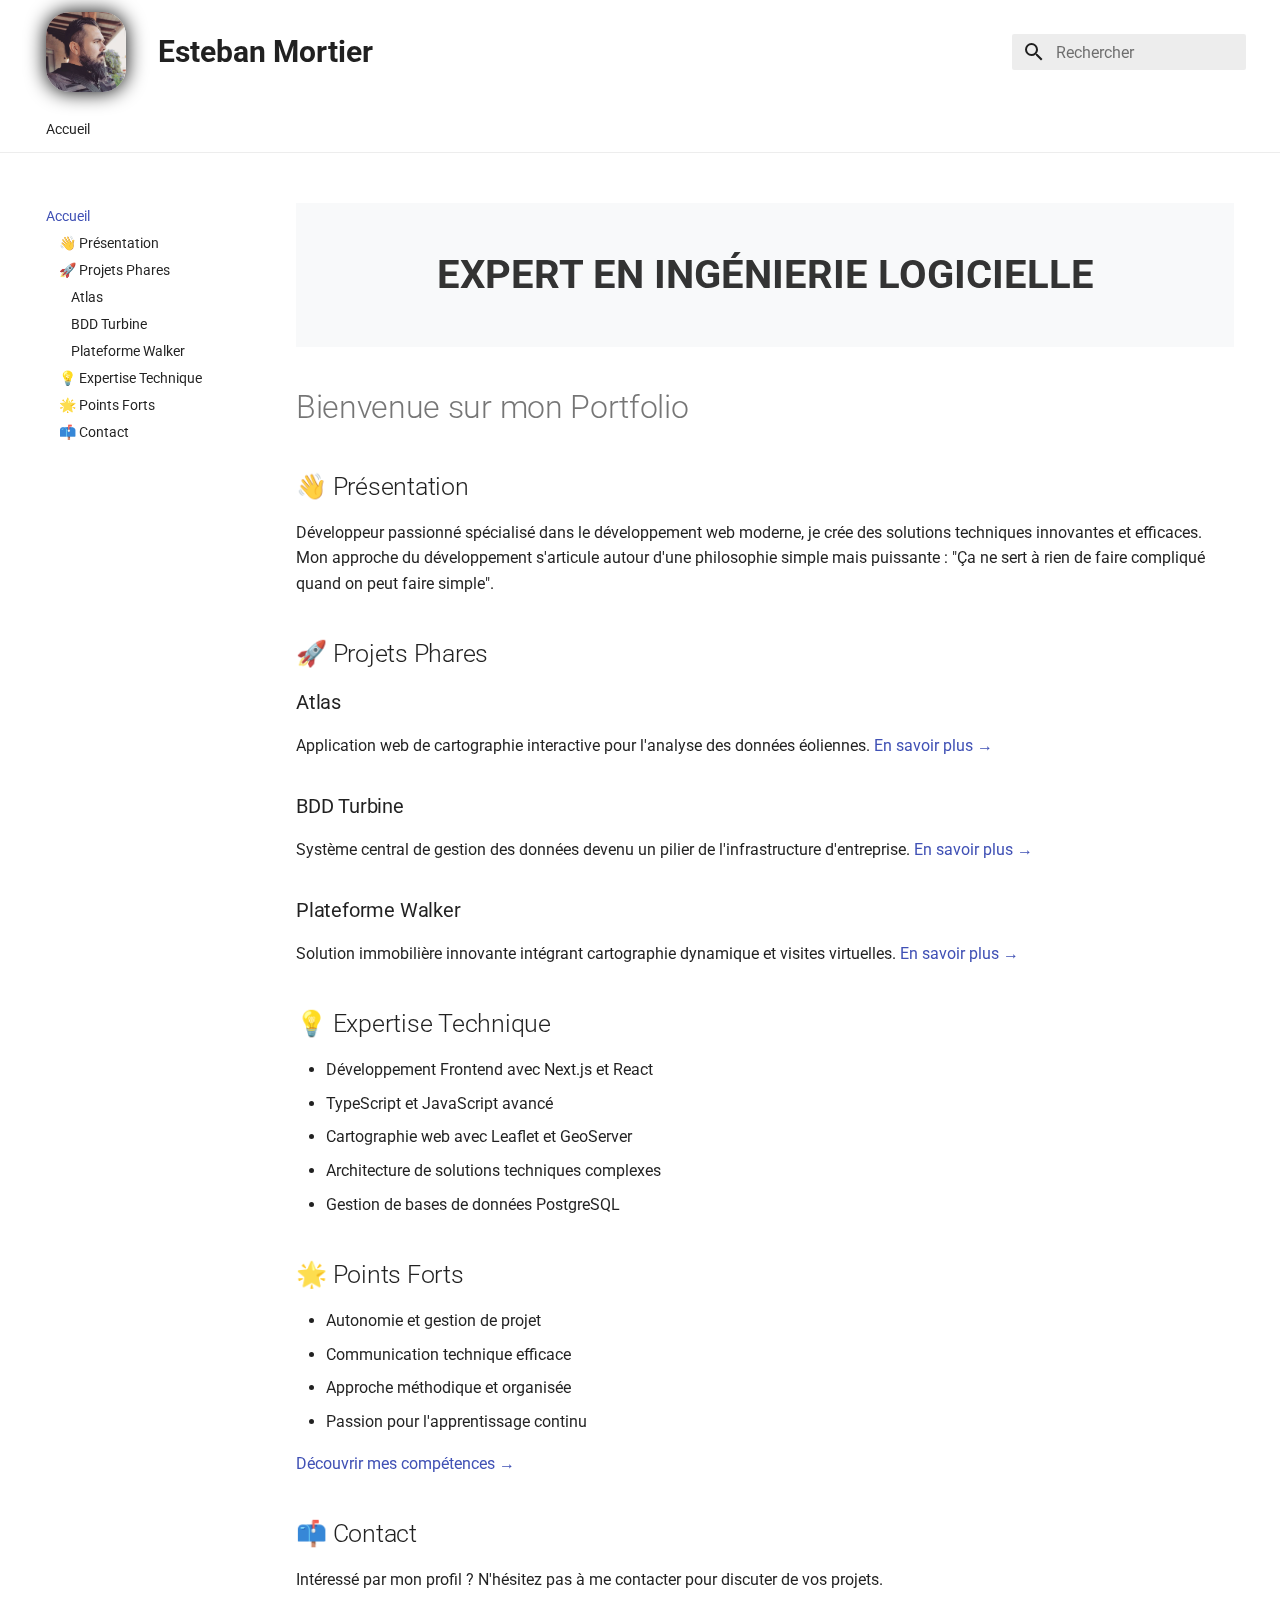
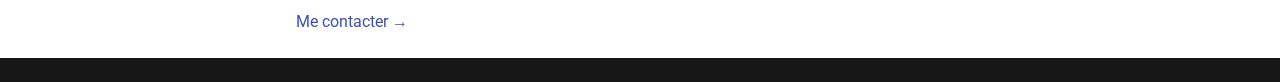
<file: index.html>
<!doctype html>
<html lang="fr" class="no-js">
  <head>
    
      <meta charset="utf-8">
      <meta name="viewport" content="width=device-width,initial-scale=1">
      
      
      
      
      
      
      <link rel="icon" href="assets/images/favicon.png">
      <meta name="generator" content="mkdocs-1.6.1, mkdocs-material-9.5.43">
    
    
      
        <title>Esteban Mortier</title>
      
    
    
      <link rel="stylesheet" href="assets/stylesheets/main.0253249f.min.css">
      
        
        <link rel="stylesheet" href="assets/stylesheets/palette.06af60db.min.css">
      
      


    
    
      
    
    
      
        
        
        <link rel="preconnect" href="https://fonts.gstatic.com" crossorigin>
        <link rel="stylesheet" href="https://fonts.googleapis.com/css?family=Roboto:300,300i,400,400i,700,700i%7CRoboto+Mono:400,400i,700,700i&display=fallback">
        <style>:root{--md-text-font:"Roboto";--md-code-font:"Roboto Mono"}</style>
      
    
    
      <link rel="stylesheet" href="stylesheets/extra.css">
    
    <script>__md_scope=new URL(".",location),__md_hash=e=>[...e].reduce(((e,_)=>(e<<5)-e+_.charCodeAt(0)),0),__md_get=(e,_=localStorage,t=__md_scope)=>JSON.parse(_.getItem(t.pathname+"."+e)),__md_set=(e,_,t=localStorage,a=__md_scope)=>{try{t.setItem(a.pathname+"."+e,JSON.stringify(_))}catch(e){}}</script>
    
      

    
    
    
  </head>
  
  
    
    
    
    
    
    <body dir="ltr" data-md-color-scheme="default" data-md-color-primary="white" data-md-color-accent="red">
  
    
    <input class="md-toggle" data-md-toggle="drawer" type="checkbox" id="__drawer" autocomplete="off">
    <input class="md-toggle" data-md-toggle="search" type="checkbox" id="__search" autocomplete="off">
    <label class="md-overlay" for="__drawer"></label>
    <div data-md-component="skip">
      
        
        <a href="#bienvenue-sur-mon-portfolio" class="md-skip">
          Aller au contenu
        </a>
      
    </div>
    <div data-md-component="announce">
      
    </div>
    
    
      

<header class="md-header" data-md-component="header">
  <nav class="md-header__inner md-grid" aria-label="En-tête">
    <a href="." title="Esteban Mortier" class="md-header__button md-logo" aria-label="Esteban Mortier" data-md-component="logo">
      
  <img src="assets/logo.jpg" alt="logo">

    </a>
    <label class="md-header__button md-icon" for="__drawer">
      
      <svg xmlns="http://www.w3.org/2000/svg" viewBox="0 0 24 24"><path d="M3 6h18v2H3zm0 5h18v2H3zm0 5h18v2H3z"/></svg>
    </label>
    <div class="md-header__title" data-md-component="header-title">
      <div class="md-header__ellipsis">
        <div class="md-header__topic">
          <span class="md-ellipsis">
            Esteban Mortier
          </span>
        </div>
        <div class="md-header__topic" data-md-component="header-topic">
          <span class="md-ellipsis">
            
              Accueil
            
          </span>
        </div>
      </div>
    </div>
    
      
    
    
    
    
      <label class="md-header__button md-icon" for="__search">
        
        <svg xmlns="http://www.w3.org/2000/svg" viewBox="0 0 24 24"><path d="M9.5 3A6.5 6.5 0 0 1 16 9.5c0 1.61-.59 3.09-1.56 4.23l.27.27h.79l5 5-1.5 1.5-5-5v-.79l-.27-.27A6.52 6.52 0 0 1 9.5 16 6.5 6.5 0 0 1 3 9.5 6.5 6.5 0 0 1 9.5 3m0 2C7 5 5 7 5 9.5S7 14 9.5 14 14 12 14 9.5 12 5 9.5 5"/></svg>
      </label>
      <div class="md-search" data-md-component="search" role="dialog">
  <label class="md-search__overlay" for="__search"></label>
  <div class="md-search__inner" role="search">
    <form class="md-search__form" name="search">
      <input type="text" class="md-search__input" name="query" aria-label="Rechercher" placeholder="Rechercher" autocapitalize="off" autocorrect="off" autocomplete="off" spellcheck="false" data-md-component="search-query" required>
      <label class="md-search__icon md-icon" for="__search">
        
        <svg xmlns="http://www.w3.org/2000/svg" viewBox="0 0 24 24"><path d="M9.5 3A6.5 6.5 0 0 1 16 9.5c0 1.61-.59 3.09-1.56 4.23l.27.27h.79l5 5-1.5 1.5-5-5v-.79l-.27-.27A6.52 6.52 0 0 1 9.5 16 6.5 6.5 0 0 1 3 9.5 6.5 6.5 0 0 1 9.5 3m0 2C7 5 5 7 5 9.5S7 14 9.5 14 14 12 14 9.5 12 5 9.5 5"/></svg>
        
        <svg xmlns="http://www.w3.org/2000/svg" viewBox="0 0 24 24"><path d="M20 11v2H8l5.5 5.5-1.42 1.42L4.16 12l7.92-7.92L13.5 5.5 8 11z"/></svg>
      </label>
      <nav class="md-search__options" aria-label="Recherche">
        
        <button type="reset" class="md-search__icon md-icon" title="Effacer" aria-label="Effacer" tabindex="-1">
          
          <svg xmlns="http://www.w3.org/2000/svg" viewBox="0 0 24 24"><path d="M19 6.41 17.59 5 12 10.59 6.41 5 5 6.41 10.59 12 5 17.59 6.41 19 12 13.41 17.59 19 19 17.59 13.41 12z"/></svg>
        </button>
      </nav>
      
        <div class="md-search__suggest" data-md-component="search-suggest"></div>
      
    </form>
    <div class="md-search__output">
      <div class="md-search__scrollwrap" tabindex="0" data-md-scrollfix>
        <div class="md-search-result" data-md-component="search-result">
          <div class="md-search-result__meta">
            Initialisation de la recherche
          </div>
          <ol class="md-search-result__list" role="presentation"></ol>
        </div>
      </div>
    </div>
  </div>
</div>
    
    
  </nav>
  
</header>
    
    <div class="md-container" data-md-component="container">
      
      
        
          
            
<nav class="md-tabs" aria-label="Onglets" data-md-component="tabs">
  <div class="md-grid">
    <ul class="md-tabs__list">
      
        
  
  
    
  
  
    <li class="md-tabs__item md-tabs__item--active">
      <a href="." class="md-tabs__link">
        
  
    
  
  Accueil

      </a>
    </li>
  

      
    </ul>
  </div>
</nav>
          
        
      
      <main class="md-main" data-md-component="main">
        <div class="md-main__inner md-grid">
          
            
              
              <div class="md-sidebar md-sidebar--primary" data-md-component="sidebar" data-md-type="navigation" >
                <div class="md-sidebar__scrollwrap">
                  <div class="md-sidebar__inner">
                    


  


  

<nav class="md-nav md-nav--primary md-nav--lifted md-nav--integrated" aria-label="Navigation" data-md-level="0">
  <label class="md-nav__title" for="__drawer">
    <a href="." title="Esteban Mortier" class="md-nav__button md-logo" aria-label="Esteban Mortier" data-md-component="logo">
      
  <img src="assets/logo.jpg" alt="logo">

    </a>
    Esteban Mortier
  </label>
  
  <ul class="md-nav__list" data-md-scrollfix>
    
      
      
  
  
    
  
  
  
    <li class="md-nav__item md-nav__item--active">
      
      <input class="md-nav__toggle md-toggle" type="checkbox" id="__toc">
      
      
        
      
      
        <label class="md-nav__link md-nav__link--active" for="__toc">
          
  
  <span class="md-ellipsis">
    Accueil
  </span>
  

          <span class="md-nav__icon md-icon"></span>
        </label>
      
      <a href="." class="md-nav__link md-nav__link--active">
        
  
  <span class="md-ellipsis">
    Accueil
  </span>
  

      </a>
      
        

<nav class="md-nav md-nav--secondary" aria-label="Table des matières">
  
  
  
    
  
  
    <label class="md-nav__title" for="__toc">
      <span class="md-nav__icon md-icon"></span>
      Table des matières
    </label>
    <ul class="md-nav__list" data-md-component="toc" data-md-scrollfix>
      
        <li class="md-nav__item">
  <a href="#presentation" class="md-nav__link">
    <span class="md-ellipsis">
      👋 Présentation
    </span>
  </a>
  
</li>
      
        <li class="md-nav__item">
  <a href="#projets-phares" class="md-nav__link">
    <span class="md-ellipsis">
      🚀 Projets Phares
    </span>
  </a>
  
    <nav class="md-nav" aria-label="🚀 Projets Phares">
      <ul class="md-nav__list">
        
          <li class="md-nav__item">
  <a href="#atlas" class="md-nav__link">
    <span class="md-ellipsis">
      Atlas
    </span>
  </a>
  
</li>
        
          <li class="md-nav__item">
  <a href="#bdd-turbine" class="md-nav__link">
    <span class="md-ellipsis">
      BDD Turbine
    </span>
  </a>
  
</li>
        
          <li class="md-nav__item">
  <a href="#plateforme-walker" class="md-nav__link">
    <span class="md-ellipsis">
      Plateforme Walker
    </span>
  </a>
  
</li>
        
      </ul>
    </nav>
  
</li>
      
        <li class="md-nav__item">
  <a href="#expertise-technique" class="md-nav__link">
    <span class="md-ellipsis">
      💡 Expertise Technique
    </span>
  </a>
  
</li>
      
        <li class="md-nav__item">
  <a href="#points-forts" class="md-nav__link">
    <span class="md-ellipsis">
      🌟 Points Forts
    </span>
  </a>
  
</li>
      
        <li class="md-nav__item">
  <a href="#contact" class="md-nav__link">
    <span class="md-ellipsis">
      📫 Contact
    </span>
  </a>
  
</li>
      
    </ul>
  
</nav>
      
    </li>
  

    
  </ul>
</nav>
                  </div>
                </div>
              </div>
            
            
          
          
            <div class="md-content" data-md-component="content">
              <article class="md-content__inner md-typeset">
                
                  


<div class="header-title">
    EXPERT EN INGÉNIERIE LOGICIELLE
</div>

<h1 id="bienvenue-sur-mon-portfolio">Bienvenue sur mon Portfolio</h1>
<h2 id="presentation">👋 Présentation</h2>
<p>Développeur passionné spécialisé dans le développement web moderne, je crée des solutions techniques innovantes et efficaces. Mon approche du développement s'articule autour d'une philosophie simple mais puissante : "Ça ne sert à rien de faire compliqué quand on peut faire simple".</p>
<h2 id="projets-phares">🚀 Projets Phares</h2>
<h3 id="atlas">Atlas</h3>
<p>Application web de cartographie interactive pour l'analyse des données éoliennes.
<a href="projects/atlas.md">En savoir plus →</a></p>
<h3 id="bdd-turbine">BDD Turbine</h3>
<p>Système central de gestion des données devenu un pilier de l'infrastructure d'entreprise.
<a href="projects/bdd-turbine.md">En savoir plus →</a></p>
<h3 id="plateforme-walker">Plateforme Walker</h3>
<p>Solution immobilière innovante intégrant cartographie dynamique et visites virtuelles.
<a href="projects/walker.md">En savoir plus →</a></p>
<h2 id="expertise-technique">💡 Expertise Technique</h2>
<ul>
<li>Développement Frontend avec Next.js et React</li>
<li>TypeScript et JavaScript avancé</li>
<li>Cartographie web avec Leaflet et GeoServer</li>
<li>Architecture de solutions techniques complexes</li>
<li>Gestion de bases de données PostgreSQL</li>
</ul>
<h2 id="points-forts">🌟 Points Forts</h2>
<ul>
<li>Autonomie et gestion de projet</li>
<li>Communication technique efficace</li>
<li>Approche méthodique et organisée</li>
<li>Passion pour l'apprentissage continu</li>
</ul>
<p><a href="skills/technical.md">Découvrir mes compétences →</a></p>
<h2 id="contact">📫 Contact</h2>
<p>Intéressé par mon profil ? N'hésitez pas à me contacter pour discuter de vos projets.</p>
<p><a href="contact/">Me contacter →</a></p>












                
              </article>
            </div>
          
          
<script>var target=document.getElementById(location.hash.slice(1));target&&target.name&&(target.checked=target.name.startsWith("__tabbed_"))</script>
        </div>
        
          <button type="button" class="md-top md-icon" data-md-component="top" hidden>
  
  <svg xmlns="http://www.w3.org/2000/svg" viewBox="0 0 24 24"><path d="M13 20h-2V8l-5.5 5.5-1.42-1.42L12 4.16l7.92 7.92-1.42 1.42L13 8z"/></svg>
  Retour en haut de la page
</button>
        
      </main>
      
        <footer class="md-footer">
  
  <div class="md-footer-meta md-typeset">
    <div class="md-footer-meta__inner md-grid">
      <div class="md-copyright">
  
  
</div>
      
    </div>
  </div>
</footer>
      
    </div>
    <div class="md-dialog" data-md-component="dialog">
      <div class="md-dialog__inner md-typeset"></div>
    </div>
    
    
    <script id="__config" type="application/json">{"base": ".", "features": ["navigation.tabs", "navigation.sections", "navigation.expand", "navigation.top", "toc.integrate", "search.suggest", "search.highlight"], "search": "assets/javascripts/workers/search.6ce7567c.min.js", "translations": {"clipboard.copied": "Copi\u00e9 dans le presse-papier", "clipboard.copy": "Copier dans le presse-papier", "search.result.more.one": "1 de plus sur cette page", "search.result.more.other": "# de plus sur cette page", "search.result.none": "Aucun document trouv\u00e9", "search.result.one": "1 document trouv\u00e9", "search.result.other": "# documents trouv\u00e9s", "search.result.placeholder": "Taper pour d\u00e9marrer la recherche", "search.result.term.missing": "Non trouv\u00e9", "select.version": "S\u00e9lectionner la version"}}</script>
    
    
      <script src="assets/javascripts/bundle.83f73b43.min.js"></script>
      
    
  </body>
</html>
</file>
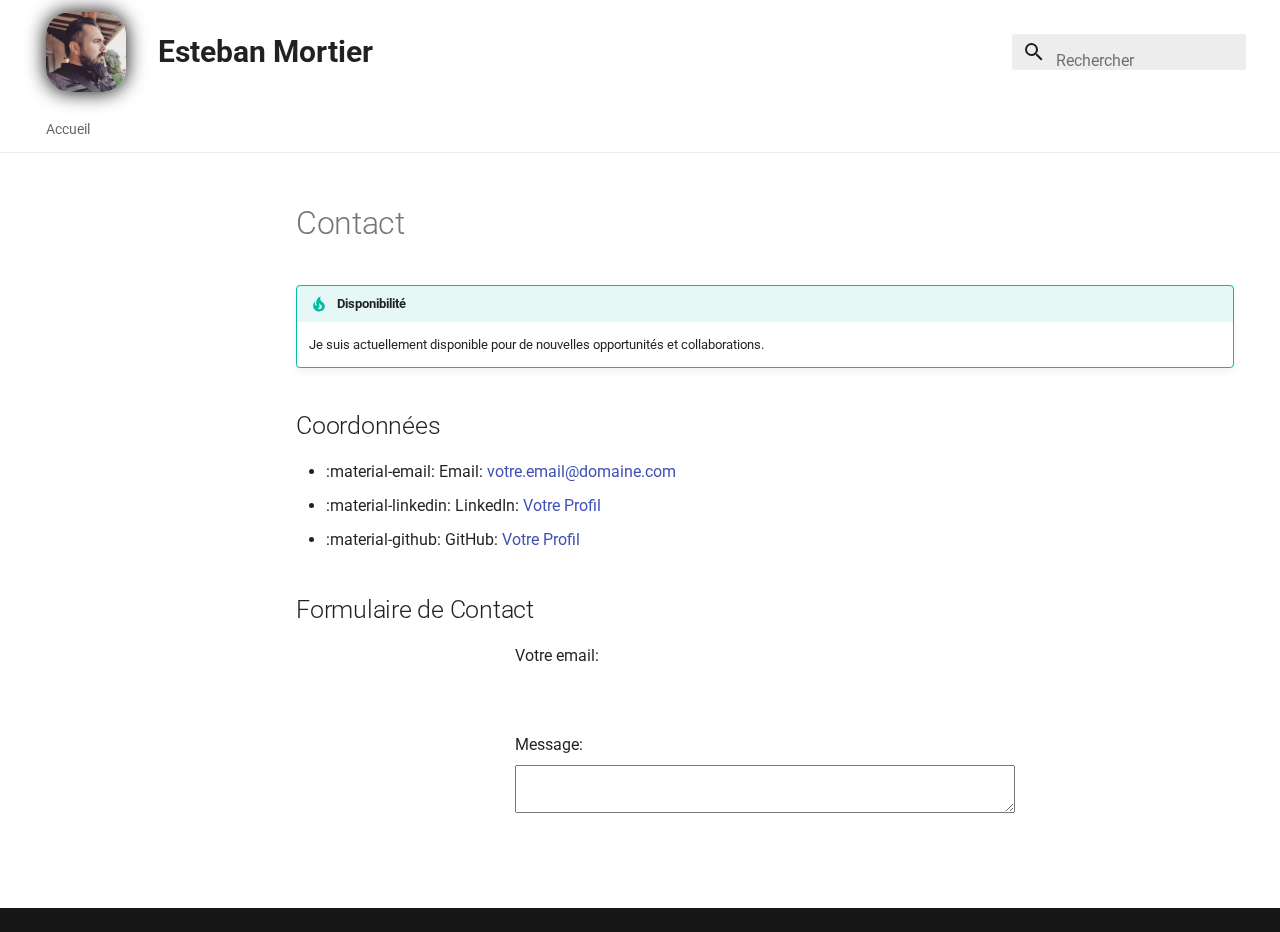
<file: contact/index.html>
<!doctype html>
<html lang="fr" class="no-js">
  <head>
    
      <meta charset="utf-8">
      <meta name="viewport" content="width=device-width,initial-scale=1">
      
      
      
      
      
      
      <link rel="icon" href="../assets/images/favicon.png">
      <meta name="generator" content="mkdocs-1.6.1, mkdocs-material-9.5.43">
    
    
      
        <title>Contact - Esteban Mortier</title>
      
    
    
      <link rel="stylesheet" href="../assets/stylesheets/main.0253249f.min.css">
      
        
        <link rel="stylesheet" href="../assets/stylesheets/palette.06af60db.min.css">
      
      


    
    
      
    
    
      
        
        
        <link rel="preconnect" href="https://fonts.gstatic.com" crossorigin>
        <link rel="stylesheet" href="https://fonts.googleapis.com/css?family=Roboto:300,300i,400,400i,700,700i%7CRoboto+Mono:400,400i,700,700i&display=fallback">
        <style>:root{--md-text-font:"Roboto";--md-code-font:"Roboto Mono"}</style>
      
    
    
      <link rel="stylesheet" href="../stylesheets/extra.css">
    
    <script>__md_scope=new URL("..",location),__md_hash=e=>[...e].reduce(((e,_)=>(e<<5)-e+_.charCodeAt(0)),0),__md_get=(e,_=localStorage,t=__md_scope)=>JSON.parse(_.getItem(t.pathname+"."+e)),__md_set=(e,_,t=localStorage,a=__md_scope)=>{try{t.setItem(a.pathname+"."+e,JSON.stringify(_))}catch(e){}}</script>
    
      

    
    
    
  </head>
  
  
    
    
    
    
    
    <body dir="ltr" data-md-color-scheme="default" data-md-color-primary="white" data-md-color-accent="red">
  
    
    <input class="md-toggle" data-md-toggle="drawer" type="checkbox" id="__drawer" autocomplete="off">
    <input class="md-toggle" data-md-toggle="search" type="checkbox" id="__search" autocomplete="off">
    <label class="md-overlay" for="__drawer"></label>
    <div data-md-component="skip">
      
        
        <a href="#contact" class="md-skip">
          Aller au contenu
        </a>
      
    </div>
    <div data-md-component="announce">
      
    </div>
    
    
      

<header class="md-header" data-md-component="header">
  <nav class="md-header__inner md-grid" aria-label="En-tête">
    <a href=".." title="Esteban Mortier" class="md-header__button md-logo" aria-label="Esteban Mortier" data-md-component="logo">
      
  <img src="../assets/logo.jpg" alt="logo">

    </a>
    <label class="md-header__button md-icon" for="__drawer">
      
      <svg xmlns="http://www.w3.org/2000/svg" viewBox="0 0 24 24"><path d="M3 6h18v2H3zm0 5h18v2H3zm0 5h18v2H3z"/></svg>
    </label>
    <div class="md-header__title" data-md-component="header-title">
      <div class="md-header__ellipsis">
        <div class="md-header__topic">
          <span class="md-ellipsis">
            Esteban Mortier
          </span>
        </div>
        <div class="md-header__topic" data-md-component="header-topic">
          <span class="md-ellipsis">
            
              Contact
            
          </span>
        </div>
      </div>
    </div>
    
      
    
    
    
    
      <label class="md-header__button md-icon" for="__search">
        
        <svg xmlns="http://www.w3.org/2000/svg" viewBox="0 0 24 24"><path d="M9.5 3A6.5 6.5 0 0 1 16 9.5c0 1.61-.59 3.09-1.56 4.23l.27.27h.79l5 5-1.5 1.5-5-5v-.79l-.27-.27A6.52 6.52 0 0 1 9.5 16 6.5 6.5 0 0 1 3 9.5 6.5 6.5 0 0 1 9.5 3m0 2C7 5 5 7 5 9.5S7 14 9.5 14 14 12 14 9.5 12 5 9.5 5"/></svg>
      </label>
      <div class="md-search" data-md-component="search" role="dialog">
  <label class="md-search__overlay" for="__search"></label>
  <div class="md-search__inner" role="search">
    <form class="md-search__form" name="search">
      <input type="text" class="md-search__input" name="query" aria-label="Rechercher" placeholder="Rechercher" autocapitalize="off" autocorrect="off" autocomplete="off" spellcheck="false" data-md-component="search-query" required>
      <label class="md-search__icon md-icon" for="__search">
        
        <svg xmlns="http://www.w3.org/2000/svg" viewBox="0 0 24 24"><path d="M9.5 3A6.5 6.5 0 0 1 16 9.5c0 1.61-.59 3.09-1.56 4.23l.27.27h.79l5 5-1.5 1.5-5-5v-.79l-.27-.27A6.52 6.52 0 0 1 9.5 16 6.5 6.5 0 0 1 3 9.5 6.5 6.5 0 0 1 9.5 3m0 2C7 5 5 7 5 9.5S7 14 9.5 14 14 12 14 9.5 12 5 9.5 5"/></svg>
        
        <svg xmlns="http://www.w3.org/2000/svg" viewBox="0 0 24 24"><path d="M20 11v2H8l5.5 5.5-1.42 1.42L4.16 12l7.92-7.92L13.5 5.5 8 11z"/></svg>
      </label>
      <nav class="md-search__options" aria-label="Recherche">
        
        <button type="reset" class="md-search__icon md-icon" title="Effacer" aria-label="Effacer" tabindex="-1">
          
          <svg xmlns="http://www.w3.org/2000/svg" viewBox="0 0 24 24"><path d="M19 6.41 17.59 5 12 10.59 6.41 5 5 6.41 10.59 12 5 17.59 6.41 19 12 13.41 17.59 19 19 17.59 13.41 12z"/></svg>
        </button>
      </nav>
      
        <div class="md-search__suggest" data-md-component="search-suggest"></div>
      
    </form>
    <div class="md-search__output">
      <div class="md-search__scrollwrap" tabindex="0" data-md-scrollfix>
        <div class="md-search-result" data-md-component="search-result">
          <div class="md-search-result__meta">
            Initialisation de la recherche
          </div>
          <ol class="md-search-result__list" role="presentation"></ol>
        </div>
      </div>
    </div>
  </div>
</div>
    
    
  </nav>
  
</header>
    
    <div class="md-container" data-md-component="container">
      
      
        
          
            
<nav class="md-tabs" aria-label="Onglets" data-md-component="tabs">
  <div class="md-grid">
    <ul class="md-tabs__list">
      
        
  
  
  
    <li class="md-tabs__item">
      <a href=".." class="md-tabs__link">
        
  
    
  
  Accueil

      </a>
    </li>
  

      
    </ul>
  </div>
</nav>
          
        
      
      <main class="md-main" data-md-component="main">
        <div class="md-main__inner md-grid">
          
            
              
              <div class="md-sidebar md-sidebar--primary" data-md-component="sidebar" data-md-type="navigation" >
                <div class="md-sidebar__scrollwrap">
                  <div class="md-sidebar__inner">
                    


  


  

<nav class="md-nav md-nav--primary md-nav--lifted md-nav--integrated" aria-label="Navigation" data-md-level="0">
  <label class="md-nav__title" for="__drawer">
    <a href=".." title="Esteban Mortier" class="md-nav__button md-logo" aria-label="Esteban Mortier" data-md-component="logo">
      
  <img src="../assets/logo.jpg" alt="logo">

    </a>
    Esteban Mortier
  </label>
  
  <ul class="md-nav__list" data-md-scrollfix>
    
      
      
  
  
  
  
    <li class="md-nav__item">
      <a href=".." class="md-nav__link">
        
  
  <span class="md-ellipsis">
    Accueil
  </span>
  

      </a>
    </li>
  

    
  </ul>
</nav>
                  </div>
                </div>
              </div>
            
            
          
          
            <div class="md-content" data-md-component="content">
              <article class="md-content__inner md-typeset">
                
                  


<h1 id="contact">Contact</h1>
<div class="admonition tip">
<p class="admonition-title">Disponibilité</p>
<p>Je suis actuellement disponible pour de nouvelles opportunités et collaborations.</p>
</div>
<h2 id="coordonnees">Coordonnées</h2>
<ul>
<li>:material-email: Email: <a href="mailto:votre.email@domaine.com">votre.email@domaine.com</a></li>
<li>:material-linkedin: LinkedIn: <a href="https://linkedin.com/in/votre-profil">Votre Profil</a></li>
<li>:material-github: GitHub: <a href="https://github.com/votre-username">Votre Profil</a></li>
</ul>
<h2 id="formulaire-de-contact">Formulaire de Contact</h2>
<form action="https://formspree.io/f/votre-id" method="POST">
  <p>
    <label>Votre email:
      <input type="email" name="email">
    </label>
  </p>
  <p>
    <label>Message:
      <textarea name="message"></textarea>
    </label>
  </p>
  <button type="submit">Envoyer</button>
</form>

<style>
form { max-width: 500px; margin: 0 auto; }
input, textarea { width: 100%; padding: 8px; margin: 8px 0; }
button { background: var(--md-primary-fg-color); color: white; padding: 10px 20px; border: none; cursor: pointer; }
</style>












                
              </article>
            </div>
          
          
<script>var target=document.getElementById(location.hash.slice(1));target&&target.name&&(target.checked=target.name.startsWith("__tabbed_"))</script>
        </div>
        
          <button type="button" class="md-top md-icon" data-md-component="top" hidden>
  
  <svg xmlns="http://www.w3.org/2000/svg" viewBox="0 0 24 24"><path d="M13 20h-2V8l-5.5 5.5-1.42-1.42L12 4.16l7.92 7.92-1.42 1.42L13 8z"/></svg>
  Retour en haut de la page
</button>
        
      </main>
      
        <footer class="md-footer">
  
  <div class="md-footer-meta md-typeset">
    <div class="md-footer-meta__inner md-grid">
      <div class="md-copyright">
  
  
</div>
      
    </div>
  </div>
</footer>
      
    </div>
    <div class="md-dialog" data-md-component="dialog">
      <div class="md-dialog__inner md-typeset"></div>
    </div>
    
    
    <script id="__config" type="application/json">{"base": "..", "features": ["navigation.tabs", "navigation.sections", "navigation.expand", "navigation.top", "toc.integrate", "search.suggest", "search.highlight"], "search": "../assets/javascripts/workers/search.6ce7567c.min.js", "translations": {"clipboard.copied": "Copi\u00e9 dans le presse-papier", "clipboard.copy": "Copier dans le presse-papier", "search.result.more.one": "1 de plus sur cette page", "search.result.more.other": "# de plus sur cette page", "search.result.none": "Aucun document trouv\u00e9", "search.result.one": "1 document trouv\u00e9", "search.result.other": "# documents trouv\u00e9s", "search.result.placeholder": "Taper pour d\u00e9marrer la recherche", "search.result.term.missing": "Non trouv\u00e9", "select.version": "S\u00e9lectionner la version"}}</script>
    
    
      <script src="../assets/javascripts/bundle.83f73b43.min.js"></script>
      
    
  </body>
</html>
</file>
<file: stylesheets/extra.css>
.md-header__button.md-logo img,
.md-header__button.md-logo svg {
    width: 4rem;
    height: 4rem;
    border-radius: 30%;
    box-shadow: 0 0 20px rgba(0, 0, 0, 1);
}

/* Pour ajuster l'espacement si nécessaire */
.md-header__title {
    margin-left: 0.5rem;
    font-size: 1.5rem;
}

.header-title {
    text-align: center;
    padding: 2rem 1rem;
    background-color: #f8f9fa;
    margin-bottom: 2rem;
    font-size: 2rem;
    font-weight: bold;
    color: #333;
}

@media (max-width: 768px) {
    .header-title {
        font-size: 1.8rem;
        padding: 1.5rem 1rem;
    }
}
</file>
<file: assets/stylesheets/main.0253249f.min.css>
@charset "UTF-8";html{-webkit-text-size-adjust:none;-moz-text-size-adjust:none;text-size-adjust:none;box-sizing:border-box}*,:after,:before{box-sizing:inherit}@media (prefers-reduced-motion){*,:after,:before{transition:none!important}}body{margin:0}a,button,input,label{-webkit-tap-highlight-color:transparent}a{color:inherit;text-decoration:none}hr{border:0;box-sizing:initial;display:block;height:.05rem;overflow:visible;padding:0}small{font-size:80%}sub,sup{line-height:1em}img{border-style:none}table{border-collapse:initial;border-spacing:0}td,th{font-weight:400;vertical-align:top}button{background:#0000;border:0;font-family:inherit;font-size:inherit;margin:0;padding:0}input{border:0;outline:none}:root{--md-primary-fg-color:#4051b5;--md-primary-fg-color--light:#5d6cc0;--md-primary-fg-color--dark:#303fa1;--md-primary-bg-color:#fff;--md-primary-bg-color--light:#ffffffb3;--md-accent-fg-color:#526cfe;--md-accent-fg-color--transparent:#526cfe1a;--md-accent-bg-color:#fff;--md-accent-bg-color--light:#ffffffb3}[data-md-color-scheme=default]{color-scheme:light}[data-md-color-scheme=default] img[src$="#gh-dark-mode-only"],[data-md-color-scheme=default] img[src$="#only-dark"]{display:none}:root,[data-md-color-scheme=default]{--md-hue:225deg;--md-default-fg-color:#000000de;--md-default-fg-color--light:#0000008a;--md-default-fg-color--lighter:#00000052;--md-default-fg-color--lightest:#00000012;--md-default-bg-color:#fff;--md-default-bg-color--light:#ffffffb3;--md-default-bg-color--lighter:#ffffff4d;--md-default-bg-color--lightest:#ffffff1f;--md-code-fg-color:#36464e;--md-code-bg-color:#f5f5f5;--md-code-hl-color:#4287ff;--md-code-hl-color--light:#4287ff1a;--md-code-hl-number-color:#d52a2a;--md-code-hl-special-color:#db1457;--md-code-hl-function-color:#a846b9;--md-code-hl-constant-color:#6e59d9;--md-code-hl-keyword-color:#3f6ec6;--md-code-hl-string-color:#1c7d4d;--md-code-hl-name-color:var(--md-code-fg-color);--md-code-hl-operator-color:var(--md-default-fg-color--light);--md-code-hl-punctuation-color:var(--md-default-fg-color--light);--md-code-hl-comment-color:var(--md-default-fg-color--light);--md-code-hl-generic-color:var(--md-default-fg-color--light);--md-code-hl-variable-color:var(--md-default-fg-color--light);--md-typeset-color:var(--md-default-fg-color);--md-typeset-a-color:var(--md-primary-fg-color);--md-typeset-del-color:#f5503d26;--md-typeset-ins-color:#0bd57026;--md-typeset-kbd-color:#fafafa;--md-typeset-kbd-accent-color:#fff;--md-typeset-kbd-border-color:#b8b8b8;--md-typeset-mark-color:#ffff0080;--md-typeset-table-color:#0000001f;--md-typeset-table-color--light:rgba(0,0,0,.035);--md-admonition-fg-color:var(--md-default-fg-color);--md-admonition-bg-color:var(--md-default-bg-color);--md-warning-fg-color:#000000de;--md-warning-bg-color:#ff9;--md-footer-fg-color:#fff;--md-footer-fg-color--light:#ffffffb3;--md-footer-fg-color--lighter:#ffffff73;--md-footer-bg-color:#000000de;--md-footer-bg-color--dark:#00000052;--md-shadow-z1:0 0.2rem 0.5rem #0000000d,0 0 0.05rem #0000001a;--md-shadow-z2:0 0.2rem 0.5rem #0000001a,0 0 0.05rem #00000040;--md-shadow-z3:0 0.2rem 0.5rem #0003,0 0 0.05rem #00000059}.md-icon svg{fill:currentcolor;display:block;height:1.2rem;width:1.2rem}body{-webkit-font-smoothing:antialiased;-moz-osx-font-smoothing:grayscale;--md-text-font-family:var(--md-text-font,_),-apple-system,BlinkMacSystemFont,Helvetica,Arial,sans-serif;--md-code-font-family:var(--md-code-font,_),SFMono-Regular,Consolas,Menlo,monospace}aside,body,input{font-feature-settings:"kern","liga";color:var(--md-typeset-color);font-family:var(--md-text-font-family)}code,kbd,pre{font-feature-settings:"kern";font-family:var(--md-code-font-family)}:root{--md-typeset-table-sort-icon:url('data:image/svg+xml;charset=utf-8,<svg xmlns="http://www.w3.org/2000/svg" viewBox="0 0 24 24"><path d="m18 21-4-4h3V7h-3l4-4 4 4h-3v10h3M2 19v-2h10v2M2 13v-2h7v2M2 7V5h4v2z"/></svg>');--md-typeset-table-sort-icon--asc:url('data:image/svg+xml;charset=utf-8,<svg xmlns="http://www.w3.org/2000/svg" viewBox="0 0 24 24"><path d="M19 17h3l-4 4-4-4h3V3h2M2 17h10v2H2M6 5v2H2V5m0 6h7v2H2z"/></svg>');--md-typeset-table-sort-icon--desc:url('data:image/svg+xml;charset=utf-8,<svg xmlns="http://www.w3.org/2000/svg" viewBox="0 0 24 24"><path d="M19 7h3l-4-4-4 4h3v14h2M2 17h10v2H2M6 5v2H2V5m0 6h7v2H2z"/></svg>')}.md-typeset{-webkit-print-color-adjust:exact;color-adjust:exact;font-size:.8rem;line-height:1.6}@media print{.md-typeset{font-size:.68rem}}.md-typeset blockquote,.md-typeset dl,.md-typeset figure,.md-typeset ol,.md-typeset pre,.md-typeset ul{margin-bottom:1em;margin-top:1em}.md-typeset h1{color:var(--md-default-fg-color--light);font-size:2em;line-height:1.3;margin:0 0 1.25em}.md-typeset h1,.md-typeset h2{font-weight:300;letter-spacing:-.01em}.md-typeset h2{font-size:1.5625em;line-height:1.4;margin:1.6em 0 .64em}.md-typeset h3{font-size:1.25em;font-weight:400;letter-spacing:-.01em;line-height:1.5;margin:1.6em 0 .8em}.md-typeset h2+h3{margin-top:.8em}.md-typeset h4{font-weight:700;letter-spacing:-.01em;margin:1em 0}.md-typeset h5,.md-typeset h6{color:var(--md-default-fg-color--light);font-size:.8em;font-weight:700;letter-spacing:-.01em;margin:1.25em 0}.md-typeset h5{text-transform:uppercase}.md-typeset hr{border-bottom:.05rem solid var(--md-default-fg-color--lightest);display:flow-root;margin:1.5em 0}.md-typeset a{color:var(--md-typeset-a-color);word-break:break-word}.md-typeset a,.md-typeset a:before{transition:color 125ms}.md-typeset a:focus,.md-typeset a:hover{color:var(--md-accent-fg-color)}.md-typeset a:focus code,.md-typeset a:hover code{background-color:var(--md-accent-fg-color--transparent)}.md-typeset a code{color:currentcolor;transition:background-color 125ms}.md-typeset a.focus-visible{outline-color:var(--md-accent-fg-color);outline-offset:.2rem}.md-typeset code,.md-typeset kbd,.md-typeset pre{color:var(--md-code-fg-color);direction:ltr;font-variant-ligatures:none}@media print{.md-typeset code,.md-typeset kbd,.md-typeset pre{white-space:pre-wrap}}.md-typeset code{background-color:var(--md-code-bg-color);border-radius:.1rem;-webkit-box-decoration-break:clone;box-decoration-break:clone;font-size:.85em;padding:0 .2941176471em;word-break:break-word}.md-typeset code:not(.focus-visible){-webkit-tap-highlight-color:transparent;outline:none}.md-typeset pre{display:flow-root;line-height:1.4;position:relative}.md-typeset pre>code{-webkit-box-decoration-break:slice;box-decoration-break:slice;box-shadow:none;display:block;margin:0;outline-color:var(--md-accent-fg-color);overflow:auto;padding:.7720588235em 1.1764705882em;scrollbar-color:var(--md-default-fg-color--lighter) #0000;scrollbar-width:thin;touch-action:auto;word-break:normal}.md-typeset pre>code:hover{scrollbar-color:var(--md-accent-fg-color) #0000}.md-typeset pre>code::-webkit-scrollbar{height:.2rem;width:.2rem}.md-typeset pre>code::-webkit-scrollbar-thumb{background-color:var(--md-default-fg-color--lighter)}.md-typeset pre>code::-webkit-scrollbar-thumb:hover{background-color:var(--md-accent-fg-color)}.md-typeset kbd{background-color:var(--md-typeset-kbd-color);border-radius:.1rem;box-shadow:0 .1rem 0 .05rem var(--md-typeset-kbd-border-color),0 .1rem 0 var(--md-typeset-kbd-border-color),0 -.1rem .2rem var(--md-typeset-kbd-accent-color) inset;color:var(--md-default-fg-color);display:inline-block;font-size:.75em;padding:0 .6666666667em;vertical-align:text-top;word-break:break-word}.md-typeset mark{background-color:var(--md-typeset-mark-color);-webkit-box-decoration-break:clone;box-decoration-break:clone;color:inherit;word-break:break-word}.md-typeset abbr{border-bottom:.05rem dotted var(--md-default-fg-color--light);cursor:help;text-decoration:none}.md-typeset small{opacity:.75}[dir=ltr] .md-typeset sub,[dir=ltr] .md-typeset sup{margin-left:.078125em}[dir=rtl] .md-typeset sub,[dir=rtl] .md-typeset sup{margin-right:.078125em}[dir=ltr] .md-typeset blockquote{padding-left:.6rem}[dir=rtl] .md-typeset blockquote{padding-right:.6rem}[dir=ltr] .md-typeset blockquote{border-left:.2rem solid var(--md-default-fg-color--lighter)}[dir=rtl] .md-typeset blockquote{border-right:.2rem solid var(--md-default-fg-color--lighter)}.md-typeset blockquote{color:var(--md-default-fg-color--light);margin-left:0;margin-right:0}.md-typeset ul{list-style-type:disc}.md-typeset ul[type]{list-style-type:revert-layer}[dir=ltr] .md-typeset ol,[dir=ltr] .md-typeset ul{margin-left:.625em}[dir=rtl] .md-typeset ol,[dir=rtl] .md-typeset ul{margin-right:.625em}.md-typeset ol,.md-typeset ul{padding:0}.md-typeset ol:not([hidden]),.md-typeset ul:not([hidden]){display:flow-root}.md-typeset ol ol,.md-typeset ul ol{list-style-type:lower-alpha}.md-typeset ol ol ol,.md-typeset ul ol ol{list-style-type:lower-roman}.md-typeset ol ol ol ol,.md-typeset ul ol ol ol{list-style-type:upper-alpha}.md-typeset ol ol ol ol ol,.md-typeset ul ol ol ol ol{list-style-type:upper-roman}.md-typeset ol[type],.md-typeset ul[type]{list-style-type:revert-layer}[dir=ltr] .md-typeset ol li,[dir=ltr] .md-typeset ul li{margin-left:1.25em}[dir=rtl] .md-typeset ol li,[dir=rtl] .md-typeset ul li{margin-right:1.25em}.md-typeset ol li,.md-typeset ul li{margin-bottom:.5em}.md-typeset ol li blockquote,.md-typeset ol li p,.md-typeset ul li blockquote,.md-typeset ul li p{margin:.5em 0}.md-typeset ol li:last-child,.md-typeset ul li:last-child{margin-bottom:0}[dir=ltr] .md-typeset ol li ol,[dir=ltr] .md-typeset ol li ul,[dir=ltr] .md-typeset ul li ol,[dir=ltr] .md-typeset ul li ul{margin-left:.625em}[dir=rtl] .md-typeset ol li ol,[dir=rtl] .md-typeset ol li ul,[dir=rtl] .md-typeset ul li ol,[dir=rtl] .md-typeset ul li ul{margin-right:.625em}.md-typeset ol li ol,.md-typeset ol li ul,.md-typeset ul li ol,.md-typeset ul li ul{margin-bottom:.5em;margin-top:.5em}[dir=ltr] .md-typeset dd{margin-left:1.875em}[dir=rtl] .md-typeset dd{margin-right:1.875em}.md-typeset dd{margin-bottom:1.5em;margin-top:1em}.md-typeset img,.md-typeset svg,.md-typeset video{height:auto;max-width:100%}.md-typeset img[align=left]{margin:1em 1em 1em 0}.md-typeset img[align=right]{margin:1em 0 1em 1em}.md-typeset img[align]:only-child{margin-top:0}.md-typeset figure{display:flow-root;margin:1em auto;max-width:100%;text-align:center;width:-moz-fit-content;width:fit-content}.md-typeset figure img{display:block;margin:0 auto}.md-typeset figcaption{font-style:italic;margin:1em auto;max-width:24rem}.md-typeset iframe{max-width:100%}.md-typeset table:not([class]){background-color:var(--md-default-bg-color);border:.05rem solid var(--md-typeset-table-color);border-radius:.1rem;display:inline-block;font-size:.64rem;max-width:100%;overflow:auto;touch-action:auto}@media print{.md-typeset table:not([class]){display:table}}.md-typeset table:not([class])+*{margin-top:1.5em}.md-typeset table:not([class]) td>:first-child,.md-typeset table:not([class]) th>:first-child{margin-top:0}.md-typeset table:not([class]) td>:last-child,.md-typeset table:not([class]) th>:last-child{margin-bottom:0}.md-typeset table:not([class]) td:not([align]),.md-typeset table:not([class]) th:not([align]){text-align:left}[dir=rtl] .md-typeset table:not([class]) td:not([align]),[dir=rtl] .md-typeset table:not([class]) th:not([align]){text-align:right}.md-typeset table:not([class]) th{font-weight:700;min-width:5rem;padding:.9375em 1.25em;vertical-align:top}.md-typeset table:not([class]) td{border-top:.05rem solid var(--md-typeset-table-color);padding:.9375em 1.25em;vertical-align:top}.md-typeset table:not([class]) tbody tr{transition:background-color 125ms}.md-typeset table:not([class]) tbody tr:hover{background-color:var(--md-typeset-table-color--light);box-shadow:0 .05rem 0 var(--md-default-bg-color) inset}.md-typeset table:not([class]) a{word-break:normal}.md-typeset table th[role=columnheader]{cursor:pointer}[dir=ltr] .md-typeset table th[role=columnheader]:after{margin-left:.5em}[dir=rtl] .md-typeset table th[role=columnheader]:after{margin-right:.5em}.md-typeset table th[role=columnheader]:after{content:"";display:inline-block;height:1.2em;-webkit-mask-image:var(--md-typeset-table-sort-icon);mask-image:var(--md-typeset-table-sort-icon);-webkit-mask-repeat:no-repeat;mask-repeat:no-repeat;-webkit-mask-size:contain;mask-size:contain;transition:background-color 125ms;vertical-align:text-bottom;width:1.2em}.md-typeset table th[role=columnheader]:hover:after{background-color:var(--md-default-fg-color--lighter)}.md-typeset table th[role=columnheader][aria-sort=ascending]:after{background-color:var(--md-default-fg-color--light);-webkit-mask-image:var(--md-typeset-table-sort-icon--asc);mask-image:var(--md-typeset-table-sort-icon--asc)}.md-typeset table th[role=columnheader][aria-sort=descending]:after{background-color:var(--md-default-fg-color--light);-webkit-mask-image:var(--md-typeset-table-sort-icon--desc);mask-image:var(--md-typeset-table-sort-icon--desc)}.md-typeset__scrollwrap{margin:1em -.8rem;overflow-x:auto;touch-action:auto}.md-typeset__table{display:inline-block;margin-bottom:.5em;padding:0 .8rem}@media print{.md-typeset__table{display:block}}html .md-typeset__table table{display:table;margin:0;overflow:hidden;width:100%}@media screen and (max-width:44.984375em){.md-content__inner>pre{margin:1em -.8rem}.md-content__inner>pre code{border-radius:0}}.md-typeset .md-author{border-radius:100%;display:block;flex-shrink:0;height:1.6rem;overflow:hidden;position:relative;transition:color 125ms,transform 125ms;width:1.6rem}.md-typeset .md-author img{display:block}.md-typeset .md-author--more{background:var(--md-default-fg-color--lightest);color:var(--md-default-fg-color--lighter);font-size:.6rem;font-weight:700;line-height:1.6rem;text-align:center}.md-typeset .md-author--long{height:2.4rem;width:2.4rem}.md-typeset a.md-author{transform:scale(1)}.md-typeset a.md-author img{border-radius:100%;filter:grayscale(100%) opacity(75%);transition:filter 125ms}.md-typeset a.md-author:focus,.md-typeset a.md-author:hover{transform:scale(1.1);z-index:1}.md-typeset a.md-author:focus img,.md-typeset a.md-author:hover img{filter:grayscale(0)}.md-banner{background-color:var(--md-footer-bg-color);color:var(--md-footer-fg-color);overflow:auto}@media print{.md-banner{display:none}}.md-banner--warning{background-color:var(--md-warning-bg-color);color:var(--md-warning-fg-color)}.md-banner__inner{font-size:.7rem;margin:.6rem auto;padding:0 .8rem}[dir=ltr] .md-banner__button{float:right}[dir=rtl] .md-banner__button{float:left}.md-banner__button{color:inherit;cursor:pointer;transition:opacity .25s}.no-js .md-banner__button{display:none}.md-banner__button:hover{opacity:.7}html{font-size:125%;height:100%;overflow-x:hidden}@media screen and (min-width:100em){html{font-size:137.5%}}@media screen and (min-width:125em){html{font-size:150%}}body{background-color:var(--md-default-bg-color);display:flex;flex-direction:column;font-size:.5rem;min-height:100%;position:relative;width:100%}@media print{body{display:block}}@media screen and (max-width:59.984375em){body[data-md-scrolllock]{position:fixed}}.md-grid{margin-left:auto;margin-right:auto;max-width:61rem}.md-container{display:flex;flex-direction:column;flex-grow:1}@media print{.md-container{display:block}}.md-main{flex-grow:1}.md-main__inner{display:flex;height:100%;margin-top:1.5rem}.md-ellipsis{overflow:hidden;text-overflow:ellipsis}.md-toggle{display:none}.md-option{height:0;opacity:0;position:absolute;width:0}.md-option:checked+label:not([hidden]){display:block}.md-option.focus-visible+label{outline-color:var(--md-accent-fg-color);outline-style:auto}.md-skip{background-color:var(--md-default-fg-color);border-radius:.1rem;color:var(--md-default-bg-color);font-size:.64rem;margin:.5rem;opacity:0;outline-color:var(--md-accent-fg-color);padding:.3rem .5rem;position:fixed;transform:translateY(.4rem);z-index:-1}.md-skip:focus{opacity:1;transform:translateY(0);transition:transform .25s cubic-bezier(.4,0,.2,1),opacity 175ms 75ms;z-index:10}@page{margin:25mm}:root{--md-clipboard-icon:url('data:image/svg+xml;charset=utf-8,<svg xmlns="http://www.w3.org/2000/svg" viewBox="0 0 24 24"><path d="M19 21H8V7h11m0-2H8a2 2 0 0 0-2 2v14a2 2 0 0 0 2 2h11a2 2 0 0 0 2-2V7a2 2 0 0 0-2-2m-3-4H4a2 2 0 0 0-2 2v14h2V3h12z"/></svg>')}.md-clipboard{border-radius:.1rem;color:var(--md-default-fg-color--lightest);cursor:pointer;height:1.5em;outline-color:var(--md-accent-fg-color);outline-offset:.1rem;position:absolute;right:.5em;top:.5em;transition:color .25s;width:1.5em;z-index:1}@media print{.md-clipboard{display:none}}.md-clipboard:not(.focus-visible){-webkit-tap-highlight-color:transparent;outline:none}:hover>.md-clipboard{color:var(--md-default-fg-color--light)}.md-clipboard:focus,.md-clipboard:hover{color:var(--md-accent-fg-color)}.md-clipboard:after{background-color:currentcolor;content:"";display:block;height:1.125em;margin:0 auto;-webkit-mask-image:var(--md-clipboard-icon);mask-image:var(--md-clipboard-icon);-webkit-mask-position:center;mask-position:center;-webkit-mask-repeat:no-repeat;mask-repeat:no-repeat;-webkit-mask-size:contain;mask-size:contain;width:1.125em}.md-clipboard--inline{cursor:pointer}.md-clipboard--inline code{transition:color .25s,background-color .25s}.md-clipboard--inline:focus code,.md-clipboard--inline:hover code{background-color:var(--md-accent-fg-color--transparent);color:var(--md-accent-fg-color)}.md-typeset .md-code__content{display:grid}@keyframes consent{0%{opacity:0;transform:translateY(100%)}to{opacity:1;transform:translateY(0)}}@keyframes overlay{0%{opacity:0}to{opacity:1}}.md-consent__overlay{animation:overlay .25s both;-webkit-backdrop-filter:blur(.1rem);backdrop-filter:blur(.1rem);background-color:#0000008a;height:100%;opacity:1;position:fixed;top:0;width:100%;z-index:5}.md-consent__inner{animation:consent .5s cubic-bezier(.1,.7,.1,1) both;background-color:var(--md-default-bg-color);border:0;border-radius:.1rem;bottom:0;box-shadow:0 0 .2rem #0000001a,0 .2rem .4rem #0003;max-height:100%;overflow:auto;padding:0;position:fixed;width:100%;z-index:5}.md-consent__form{padding:.8rem}.md-consent__settings{display:none;margin:1em 0}input:checked+.md-consent__settings{display:block}.md-consent__controls{margin-bottom:.8rem}.md-typeset .md-consent__controls .md-button{display:inline}@media screen and (max-width:44.984375em){.md-typeset .md-consent__controls .md-button{display:block;margin-top:.4rem;text-align:center;width:100%}}.md-consent label{cursor:pointer}.md-content{flex-grow:1;min-width:0}.md-content__inner{margin:0 .8rem 1.2rem;padding-top:.6rem}@media screen and (min-width:76.25em){[dir=ltr] .md-sidebar--primary:not([hidden])~.md-content>.md-content__inner{margin-left:1.2rem}[dir=ltr] .md-sidebar--secondary:not([hidden])~.md-content>.md-content__inner,[dir=rtl] .md-sidebar--primary:not([hidden])~.md-content>.md-content__inner{margin-right:1.2rem}[dir=rtl] .md-sidebar--secondary:not([hidden])~.md-content>.md-content__inner{margin-left:1.2rem}}.md-content__inner:before{content:"";display:block;height:.4rem}.md-content__inner>:last-child{margin-bottom:0}[dir=ltr] .md-content__button{float:right}[dir=rtl] .md-content__button{float:left}[dir=ltr] .md-content__button{margin-left:.4rem}[dir=rtl] .md-content__button{margin-right:.4rem}.md-content__button{margin:.4rem 0;padding:0}@media print{.md-content__button{display:none}}.md-typeset .md-content__button{color:var(--md-default-fg-color--lighter)}.md-content__button svg{display:inline;vertical-align:top}[dir=rtl] .md-content__button svg{transform:scaleX(-1)}[dir=ltr] .md-dialog{right:.8rem}[dir=rtl] .md-dialog{left:.8rem}.md-dialog{background-color:var(--md-default-fg-color);border-radius:.1rem;bottom:.8rem;box-shadow:var(--md-shadow-z3);min-width:11.1rem;opacity:0;padding:.4rem .6rem;pointer-events:none;position:fixed;transform:translateY(100%);transition:transform 0ms .4s,opacity .4s;z-index:4}@media print{.md-dialog{display:none}}.md-dialog--active{opacity:1;pointer-events:auto;transform:translateY(0);transition:transform .4s cubic-bezier(.075,.85,.175,1),opacity .4s}.md-dialog__inner{color:var(--md-default-bg-color);font-size:.7rem}.md-feedback{margin:2em 0 1em;text-align:center}.md-feedback fieldset{border:none;margin:0;padding:0}.md-feedback__title{font-weight:700;margin:1em auto}.md-feedback__inner{position:relative}.md-feedback__list{display:flex;flex-wrap:wrap;place-content:baseline center;position:relative}.md-feedback__list:hover .md-icon:not(:disabled){color:var(--md-default-fg-color--lighter)}:disabled .md-feedback__list{min-height:1.8rem}.md-feedback__icon{color:var(--md-default-fg-color--light);cursor:pointer;flex-shrink:0;margin:0 .1rem;transition:color 125ms}.md-feedback__icon:not(:disabled).md-icon:hover{color:var(--md-accent-fg-color)}.md-feedback__icon:disabled{color:var(--md-default-fg-color--lightest);pointer-events:none}.md-feedback__note{opacity:0;position:relative;transform:translateY(.4rem);transition:transform .4s cubic-bezier(.1,.7,.1,1),opacity .15s}.md-feedback__note>*{margin:0 auto;max-width:16rem}:disabled .md-feedback__note{opacity:1;transform:translateY(0)}@media print{.md-feedback{display:none}}.md-footer{background-color:var(--md-footer-bg-color);color:var(--md-footer-fg-color)}@media print{.md-footer{display:none}}.md-footer__inner{justify-content:space-between;overflow:auto;padding:.2rem}.md-footer__inner:not([hidden]){display:flex}.md-footer__link{align-items:end;display:flex;flex-grow:0.01;margin-bottom:.4rem;margin-top:1rem;max-width:100%;outline-color:var(--md-accent-fg-color);overflow:hidden;transition:opacity .25s}.md-footer__link:focus,.md-footer__link:hover{opacity:.7}[dir=rtl] .md-footer__link svg{transform:scaleX(-1)}@media screen and (max-width:44.984375em){.md-footer__link--prev{flex-shrink:0}.md-footer__link--prev .md-footer__title{display:none}}[dir=ltr] .md-footer__link--next{margin-left:auto}[dir=rtl] .md-footer__link--next{margin-right:auto}.md-footer__link--next{text-align:right}[dir=rtl] .md-footer__link--next{text-align:left}.md-footer__title{flex-grow:1;font-size:.9rem;margin-bottom:.7rem;max-width:calc(100% - 2.4rem);padding:0 1rem;white-space:nowrap}.md-footer__button{margin:.2rem;padding:.4rem}.md-footer__direction{font-size:.64rem;opacity:.7}.md-footer-meta{background-color:var(--md-footer-bg-color--dark)}.md-footer-meta__inner{display:flex;flex-wrap:wrap;justify-content:space-between;padding:.2rem}html .md-footer-meta.md-typeset a{color:var(--md-footer-fg-color--light)}html .md-footer-meta.md-typeset a:focus,html .md-footer-meta.md-typeset a:hover{color:var(--md-footer-fg-color)}.md-copyright{color:var(--md-footer-fg-color--lighter);font-size:.64rem;margin:auto .6rem;padding:.4rem 0;width:100%}@media screen and (min-width:45em){.md-copyright{width:auto}}.md-copyright__highlight{color:var(--md-footer-fg-color--light)}.md-social{display:inline-flex;gap:.2rem;margin:0 .4rem;padding:.2rem 0 .6rem}@media screen and (min-width:45em){.md-social{padding:.6rem 0}}.md-social__link{display:inline-block;height:1.6rem;text-align:center;width:1.6rem}.md-social__link:before{line-height:1.9}.md-social__link svg{fill:currentcolor;max-height:.8rem;vertical-align:-25%}.md-typeset .md-button{border:.1rem solid;border-radius:.1rem;color:var(--md-primary-fg-color);cursor:pointer;display:inline-block;font-weight:700;padding:.625em 2em;transition:color 125ms,background-color 125ms,border-color 125ms}.md-typeset .md-button--primary{background-color:var(--md-primary-fg-color);border-color:var(--md-primary-fg-color);color:var(--md-primary-bg-color)}.md-typeset .md-button:focus,.md-typeset .md-button:hover{background-color:var(--md-accent-fg-color);border-color:var(--md-accent-fg-color);color:var(--md-accent-bg-color)}[dir=ltr] .md-typeset .md-input{border-top-left-radius:.1rem}[dir=ltr] .md-typeset .md-input,[dir=rtl] .md-typeset .md-input{border-top-right-radius:.1rem}[dir=rtl] .md-typeset .md-input{border-top-left-radius:.1rem}.md-typeset .md-input{border-bottom:.1rem solid var(--md-default-fg-color--lighter);box-shadow:var(--md-shadow-z1);font-size:.8rem;height:1.8rem;padding:0 .6rem;transition:border .25s,box-shadow .25s}.md-typeset .md-input:focus,.md-typeset .md-input:hover{border-bottom-color:var(--md-accent-fg-color);box-shadow:var(--md-shadow-z2)}.md-typeset .md-input--stretch{width:100%}.md-header{background-color:var(--md-primary-fg-color);box-shadow:0 0 .2rem #0000,0 .2rem .4rem #0000;color:var(--md-primary-bg-color);display:block;left:0;position:sticky;right:0;top:0;z-index:4}@media print{.md-header{display:none}}.md-header[hidden]{transform:translateY(-100%);transition:transform .25s cubic-bezier(.8,0,.6,1),box-shadow .25s}.md-header--shadow{box-shadow:0 0 .2rem #0000001a,0 .2rem .4rem #0003;transition:transform .25s cubic-bezier(.1,.7,.1,1),box-shadow .25s}.md-header__inner{align-items:center;display:flex;padding:0 .2rem}.md-header__button{color:currentcolor;cursor:pointer;margin:.2rem;outline-color:var(--md-accent-fg-color);padding:.4rem;position:relative;transition:opacity .25s;vertical-align:middle;z-index:1}.md-header__button:hover{opacity:.7}.md-header__button:not([hidden]){display:inline-block}.md-header__button:not(.focus-visible){-webkit-tap-highlight-color:transparent;outline:none}.md-header__button.md-logo{margin:.2rem;padding:.4rem}@media screen and (max-width:76.234375em){.md-header__button.md-logo{display:none}}.md-header__button.md-logo img,.md-header__button.md-logo svg{fill:currentcolor;display:block;height:1.2rem;width:auto}@media screen and (min-width:60em){.md-header__button[for=__search]{display:none}}.no-js .md-header__button[for=__search]{display:none}[dir=rtl] .md-header__button[for=__search] svg{transform:scaleX(-1)}@media screen and (min-width:76.25em){.md-header__button[for=__drawer]{display:none}}.md-header__topic{display:flex;max-width:100%;position:absolute;transition:transform .4s cubic-bezier(.1,.7,.1,1),opacity .15s;white-space:nowrap}.md-header__topic+.md-header__topic{opacity:0;pointer-events:none;transform:translateX(1.25rem);transition:transform .4s cubic-bezier(1,.7,.1,.1),opacity .15s;z-index:-1}[dir=rtl] .md-header__topic+.md-header__topic{transform:translateX(-1.25rem)}.md-header__topic:first-child{font-weight:700}[dir=ltr] .md-header__title{margin-left:1rem;margin-right:.4rem}[dir=rtl] .md-header__title{margin-left:.4rem;margin-right:1rem}.md-header__title{flex-grow:1;font-size:.9rem;height:2.4rem;line-height:2.4rem}.md-header__title--active .md-header__topic{opacity:0;pointer-events:none;transform:translateX(-1.25rem);transition:transform .4s cubic-bezier(1,.7,.1,.1),opacity .15s;z-index:-1}[dir=rtl] .md-header__title--active .md-header__topic{transform:translateX(1.25rem)}.md-header__title--active .md-header__topic+.md-header__topic{opacity:1;pointer-events:auto;transform:translateX(0);transition:transform .4s cubic-bezier(.1,.7,.1,1),opacity .15s;z-index:0}.md-header__title>.md-header__ellipsis{height:100%;position:relative;width:100%}.md-header__option{display:flex;flex-shrink:0;max-width:100%;transition:max-width 0ms .25s,opacity .25s .25s;white-space:nowrap}[data-md-toggle=search]:checked~.md-header .md-header__option{max-width:0;opacity:0;transition:max-width 0ms,opacity 0ms}.md-header__option>input{bottom:0}.md-header__source{display:none}@media screen and (min-width:60em){[dir=ltr] .md-header__source{margin-left:1rem}[dir=rtl] .md-header__source{margin-right:1rem}.md-header__source{display:block;max-width:11.7rem;width:11.7rem}}@media screen and (min-width:76.25em){[dir=ltr] .md-header__source{margin-left:1.4rem}[dir=rtl] .md-header__source{margin-right:1.4rem}}.md-meta{color:var(--md-default-fg-color--light);font-size:.7rem;line-height:1.3}.md-meta__list{display:inline-flex;flex-wrap:wrap;list-style:none;margin:0;padding:0}.md-meta__item:not(:last-child):after{content:"·";margin-left:.2rem;margin-right:.2rem}.md-meta__link{color:var(--md-typeset-a-color)}.md-meta__link:focus,.md-meta__link:hover{color:var(--md-accent-fg-color)}.md-draft{background-color:#ff1744;border-radius:.125em;color:#fff;display:inline-block;font-weight:700;padding-left:.5714285714em;padding-right:.5714285714em}:root{--md-nav-icon--prev:url('data:image/svg+xml;charset=utf-8,<svg xmlns="http://www.w3.org/2000/svg" viewBox="0 0 24 24"><path d="M20 11v2H8l5.5 5.5-1.42 1.42L4.16 12l7.92-7.92L13.5 5.5 8 11z"/></svg>');--md-nav-icon--next:url('data:image/svg+xml;charset=utf-8,<svg xmlns="http://www.w3.org/2000/svg" viewBox="0 0 24 24"><path d="M8.59 16.58 13.17 12 8.59 7.41 10 6l6 6-6 6z"/></svg>');--md-toc-icon:url('data:image/svg+xml;charset=utf-8,<svg xmlns="http://www.w3.org/2000/svg" viewBox="0 0 24 24"><path d="M3 9h14V7H3zm0 4h14v-2H3zm0 4h14v-2H3zm16 0h2v-2h-2zm0-10v2h2V7zm0 6h2v-2h-2z"/></svg>')}.md-nav{font-size:.7rem;line-height:1.3}.md-nav__title{color:var(--md-default-fg-color--light);display:block;font-weight:700;overflow:hidden;padding:0 .6rem;text-overflow:ellipsis}.md-nav__title .md-nav__button{display:none}.md-nav__title .md-nav__button img{height:100%;width:auto}.md-nav__title .md-nav__button.md-logo img,.md-nav__title .md-nav__button.md-logo svg{fill:currentcolor;display:block;height:2.4rem;max-width:100%;object-fit:contain;width:auto}.md-nav__list{list-style:none;margin:0;padding:0}.md-nav__link{align-items:flex-start;display:flex;gap:.4rem;margin-top:.625em;scroll-snap-align:start;transition:color 125ms}.md-nav__link--passed{color:var(--md-default-fg-color--light)}.md-nav__item .md-nav__link--active,.md-nav__item .md-nav__link--active code{color:var(--md-typeset-a-color)}.md-nav__link .md-ellipsis{position:relative}[dir=ltr] .md-nav__link .md-icon:last-child{margin-left:auto}[dir=rtl] .md-nav__link .md-icon:last-child{margin-right:auto}.md-nav__link svg{fill:currentcolor;flex-shrink:0;height:1.3em;position:relative}.md-nav__link[for]:focus,.md-nav__link[for]:hover,.md-nav__link[href]:focus,.md-nav__link[href]:hover{color:var(--md-accent-fg-color);cursor:pointer}.md-nav__link.focus-visible{outline-color:var(--md-accent-fg-color);outline-offset:.2rem}.md-nav--primary .md-nav__link[for=__toc]{display:none}.md-nav--primary .md-nav__link[for=__toc] .md-icon:after{background-color:currentcolor;display:block;height:100%;-webkit-mask-image:var(--md-toc-icon);mask-image:var(--md-toc-icon);width:100%}.md-nav--primary .md-nav__link[for=__toc]~.md-nav{display:none}.md-nav__container>.md-nav__link{margin-top:0}.md-nav__container>.md-nav__link:first-child{flex-grow:1;min-width:0}.md-nav__icon{flex-shrink:0}.md-nav__source{display:none}@media screen and (max-width:76.234375em){.md-nav--primary,.md-nav--primary .md-nav{background-color:var(--md-default-bg-color);display:flex;flex-direction:column;height:100%;left:0;position:absolute;right:0;top:0;z-index:1}.md-nav--primary .md-nav__item,.md-nav--primary .md-nav__title{font-size:.8rem;line-height:1.5}.md-nav--primary .md-nav__title{background-color:var(--md-default-fg-color--lightest);color:var(--md-default-fg-color--light);cursor:pointer;height:5.6rem;line-height:2.4rem;padding:3rem .8rem .2rem;position:relative;white-space:nowrap}[dir=ltr] .md-nav--primary .md-nav__title .md-nav__icon{left:.4rem}[dir=rtl] .md-nav--primary .md-nav__title .md-nav__icon{right:.4rem}.md-nav--primary .md-nav__title .md-nav__icon{display:block;height:1.2rem;margin:.2rem;position:absolute;top:.4rem;width:1.2rem}.md-nav--primary .md-nav__title .md-nav__icon:after{background-color:currentcolor;content:"";display:block;height:100%;-webkit-mask-image:var(--md-nav-icon--prev);mask-image:var(--md-nav-icon--prev);-webkit-mask-position:center;mask-position:center;-webkit-mask-repeat:no-repeat;mask-repeat:no-repeat;-webkit-mask-size:contain;mask-size:contain;width:100%}.md-nav--primary .md-nav__title~.md-nav__list{background-color:var(--md-default-bg-color);box-shadow:0 .05rem 0 var(--md-default-fg-color--lightest) inset;overflow-y:auto;scroll-snap-type:y mandatory;touch-action:pan-y}.md-nav--primary .md-nav__title~.md-nav__list>:first-child{border-top:0}.md-nav--primary .md-nav__title[for=__drawer]{background-color:var(--md-primary-fg-color);color:var(--md-primary-bg-color);font-weight:700}.md-nav--primary .md-nav__title .md-logo{display:block;left:.2rem;margin:.2rem;padding:.4rem;position:absolute;right:.2rem;top:.2rem}.md-nav--primary .md-nav__list{flex:1}.md-nav--primary .md-nav__item{border-top:.05rem solid var(--md-default-fg-color--lightest)}.md-nav--primary .md-nav__item--active>.md-nav__link{color:var(--md-typeset-a-color)}.md-nav--primary .md-nav__item--active>.md-nav__link:focus,.md-nav--primary .md-nav__item--active>.md-nav__link:hover{color:var(--md-accent-fg-color)}.md-nav--primary .md-nav__link{margin-top:0;padding:.6rem .8rem}.md-nav--primary .md-nav__link svg{margin-top:.1em}.md-nav--primary .md-nav__link>.md-nav__link{padding:0}[dir=ltr] .md-nav--primary .md-nav__link .md-nav__icon{margin-right:-.2rem}[dir=rtl] .md-nav--primary .md-nav__link .md-nav__icon{margin-left:-.2rem}.md-nav--primary .md-nav__link .md-nav__icon{font-size:1.2rem;height:1.2rem;width:1.2rem}.md-nav--primary .md-nav__link .md-nav__icon:after{background-color:currentcolor;content:"";display:block;height:100%;-webkit-mask-image:var(--md-nav-icon--next);mask-image:var(--md-nav-icon--next);-webkit-mask-position:center;mask-position:center;-webkit-mask-repeat:no-repeat;mask-repeat:no-repeat;-webkit-mask-size:contain;mask-size:contain;width:100%}[dir=rtl] .md-nav--primary .md-nav__icon:after{transform:scale(-1)}.md-nav--primary .md-nav--secondary .md-nav{background-color:initial;position:static}[dir=ltr] .md-nav--primary .md-nav--secondary .md-nav .md-nav__link{padding-left:1.4rem}[dir=rtl] .md-nav--primary .md-nav--secondary .md-nav .md-nav__link{padding-right:1.4rem}[dir=ltr] .md-nav--primary .md-nav--secondary .md-nav .md-nav .md-nav__link{padding-left:2rem}[dir=rtl] .md-nav--primary .md-nav--secondary .md-nav .md-nav .md-nav__link{padding-right:2rem}[dir=ltr] .md-nav--primary .md-nav--secondary .md-nav .md-nav .md-nav .md-nav__link{padding-left:2.6rem}[dir=rtl] .md-nav--primary .md-nav--secondary .md-nav .md-nav .md-nav .md-nav__link{padding-right:2.6rem}[dir=ltr] .md-nav--primary .md-nav--secondary .md-nav .md-nav .md-nav .md-nav .md-nav__link{padding-left:3.2rem}[dir=rtl] .md-nav--primary .md-nav--secondary .md-nav .md-nav .md-nav .md-nav .md-nav__link{padding-right:3.2rem}.md-nav--secondary{background-color:initial}.md-nav__toggle~.md-nav{display:flex;opacity:0;transform:translateX(100%);transition:transform .25s cubic-bezier(.8,0,.6,1),opacity 125ms 50ms}[dir=rtl] .md-nav__toggle~.md-nav{transform:translateX(-100%)}.md-nav__toggle:checked~.md-nav{opacity:1;transform:translateX(0);transition:transform .25s cubic-bezier(.4,0,.2,1),opacity 125ms 125ms}.md-nav__toggle:checked~.md-nav>.md-nav__list{-webkit-backface-visibility:hidden;backface-visibility:hidden}}@media screen and (max-width:59.984375em){.md-nav--primary .md-nav__link[for=__toc]{display:flex}.md-nav--primary .md-nav__link[for=__toc] .md-icon:after{content:""}.md-nav--primary .md-nav__link[for=__toc]+.md-nav__link{display:none}.md-nav--primary .md-nav__link[for=__toc]~.md-nav{display:flex}.md-nav__source{background-color:var(--md-primary-fg-color--dark);color:var(--md-primary-bg-color);display:block;padding:0 .2rem}}@media screen and (min-width:60em) and (max-width:76.234375em){.md-nav--integrated .md-nav__link[for=__toc]{display:flex}.md-nav--integrated .md-nav__link[for=__toc] .md-icon:after{content:""}.md-nav--integrated .md-nav__link[for=__toc]+.md-nav__link{display:none}.md-nav--integrated .md-nav__link[for=__toc]~.md-nav{display:flex}}@media screen and (min-width:60em){.md-nav{margin-bottom:-.4rem}.md-nav--secondary .md-nav__title{background:var(--md-default-bg-color);box-shadow:0 0 .4rem .4rem var(--md-default-bg-color);position:sticky;top:0;z-index:1}.md-nav--secondary .md-nav__title[for=__toc]{scroll-snap-align:start}.md-nav--secondary .md-nav__title .md-nav__icon{display:none}[dir=ltr] .md-nav--secondary .md-nav__list{padding-left:.6rem}[dir=rtl] .md-nav--secondary .md-nav__list{padding-right:.6rem}.md-nav--secondary .md-nav__list{padding-bottom:.4rem}[dir=ltr] .md-nav--secondary .md-nav__item>.md-nav__link{margin-right:.4rem}[dir=rtl] .md-nav--secondary .md-nav__item>.md-nav__link{margin-left:.4rem}}@media screen and (min-width:76.25em){.md-nav{margin-bottom:-.4rem;transition:max-height .25s cubic-bezier(.86,0,.07,1)}.md-nav--primary .md-nav__title{background:var(--md-default-bg-color);box-shadow:0 0 .4rem .4rem var(--md-default-bg-color);position:sticky;top:0;z-index:1}.md-nav--primary .md-nav__title[for=__drawer]{scroll-snap-align:start}.md-nav--primary .md-nav__title .md-nav__icon{display:none}[dir=ltr] .md-nav--primary .md-nav__list{padding-left:.6rem}[dir=rtl] .md-nav--primary .md-nav__list{padding-right:.6rem}.md-nav--primary .md-nav__list{padding-bottom:.4rem}[dir=ltr] .md-nav--primary .md-nav__item>.md-nav__link{margin-right:.4rem}[dir=rtl] .md-nav--primary .md-nav__item>.md-nav__link{margin-left:.4rem}.md-nav__toggle~.md-nav{display:grid;grid-template-rows:0fr;opacity:0;transition:grid-template-rows .25s cubic-bezier(.86,0,.07,1),opacity .25s,visibility 0ms .25s;visibility:collapse}.md-nav__toggle~.md-nav>.md-nav__list{overflow:hidden}.md-nav__toggle.md-toggle--indeterminate~.md-nav,.md-nav__toggle:checked~.md-nav{grid-template-rows:1fr;opacity:1;transition:grid-template-rows .25s cubic-bezier(.86,0,.07,1),opacity .15s .1s,visibility 0ms;visibility:visible}.md-nav__toggle.md-toggle--indeterminate~.md-nav{transition:none}.md-nav__item--nested>.md-nav>.md-nav__title{display:none}.md-nav__item--section{display:block;margin:1.25em 0}.md-nav__item--section:last-child{margin-bottom:0}.md-nav__item--section>.md-nav__link{font-weight:700}.md-nav__item--section>.md-nav__link[for]{color:var(--md-default-fg-color--light)}.md-nav__item--section>.md-nav__link:not(.md-nav__container){pointer-events:none}.md-nav__item--section>.md-nav__link .md-icon,.md-nav__item--section>.md-nav__link>[for]{display:none}[dir=ltr] .md-nav__item--section>.md-nav{margin-left:-.6rem}[dir=rtl] .md-nav__item--section>.md-nav{margin-right:-.6rem}.md-nav__item--section>.md-nav{display:block;opacity:1;visibility:visible}.md-nav__item--section>.md-nav>.md-nav__list>.md-nav__item{padding:0}.md-nav__icon{border-radius:100%;height:.9rem;transition:background-color .25s;width:.9rem}.md-nav__icon:hover{background-color:var(--md-accent-fg-color--transparent)}.md-nav__icon:after{background-color:currentcolor;border-radius:100%;content:"";display:inline-block;height:100%;-webkit-mask-image:var(--md-nav-icon--next);mask-image:var(--md-nav-icon--next);-webkit-mask-position:center;mask-position:center;-webkit-mask-repeat:no-repeat;mask-repeat:no-repeat;-webkit-mask-size:contain;mask-size:contain;transition:transform .25s;vertical-align:-.1rem;width:100%}[dir=rtl] .md-nav__icon:after{transform:rotate(180deg)}.md-nav__item--nested .md-nav__toggle:checked~.md-nav__link .md-nav__icon:after,.md-nav__item--nested .md-toggle--indeterminate~.md-nav__link .md-nav__icon:after{transform:rotate(90deg)}.md-nav--lifted>.md-nav__list>.md-nav__item,.md-nav--lifted>.md-nav__title{display:none}.md-nav--lifted>.md-nav__list>.md-nav__item--active{display:block}.md-nav--lifted>.md-nav__list>.md-nav__item--active>.md-nav__link{background:var(--md-default-bg-color);box-shadow:0 0 .4rem .4rem var(--md-default-bg-color);margin-top:0;position:sticky;top:0;z-index:1}.md-nav--lifted>.md-nav__list>.md-nav__item--active>.md-nav__link:not(.md-nav__container){pointer-events:none}.md-nav--lifted>.md-nav__list>.md-nav__item--active.md-nav__item--section{margin:0}[dir=ltr] .md-nav--lifted>.md-nav__list>.md-nav__item>.md-nav:not(.md-nav--secondary){margin-left:-.6rem}[dir=rtl] .md-nav--lifted>.md-nav__list>.md-nav__item>.md-nav:not(.md-nav--secondary){margin-right:-.6rem}.md-nav--lifted>.md-nav__list>.md-nav__item>[for]{color:var(--md-default-fg-color--light)}.md-nav--lifted .md-nav[data-md-level="1"]{grid-template-rows:1fr;opacity:1;visibility:visible}[dir=ltr] .md-nav--integrated>.md-nav__list>.md-nav__item--active .md-nav--secondary{border-left:.05rem solid var(--md-primary-fg-color)}[dir=rtl] .md-nav--integrated>.md-nav__list>.md-nav__item--active .md-nav--secondary{border-right:.05rem solid var(--md-primary-fg-color)}.md-nav--integrated>.md-nav__list>.md-nav__item--active .md-nav--secondary{display:block;margin-bottom:1.25em;opacity:1;visibility:visible}.md-nav--integrated>.md-nav__list>.md-nav__item--active .md-nav--secondary>.md-nav__list{overflow:visible;padding-bottom:0}.md-nav--integrated>.md-nav__list>.md-nav__item--active .md-nav--secondary>.md-nav__title{display:none}}.md-pagination{font-size:.8rem;font-weight:700;gap:.4rem}.md-pagination,.md-pagination>*{align-items:center;display:flex;justify-content:center}.md-pagination>*{border-radius:.2rem;height:1.8rem;min-width:1.8rem;text-align:center}.md-pagination__current{background-color:var(--md-default-fg-color--lightest);color:var(--md-default-fg-color--light)}.md-pagination__link{transition:color 125ms,background-color 125ms}.md-pagination__link:focus,.md-pagination__link:hover{background-color:var(--md-accent-fg-color--transparent);color:var(--md-accent-fg-color)}.md-pagination__link:focus svg,.md-pagination__link:hover svg{color:var(--md-accent-fg-color)}.md-pagination__link.focus-visible{outline-color:var(--md-accent-fg-color);outline-offset:.2rem}.md-pagination__link svg{fill:currentcolor;color:var(--md-default-fg-color--lighter);display:block;max-height:100%;width:1.2rem}.md-post__back{border-bottom:.05rem solid var(--md-default-fg-color--lightest);margin-bottom:1.2rem;padding-bottom:1.2rem}@media screen and (max-width:76.234375em){.md-post__back{display:none}}[dir=rtl] .md-post__back svg{transform:scaleX(-1)}.md-post__authors{display:flex;flex-direction:column;gap:.6rem;margin:0 .6rem 1.2rem}.md-post .md-post__meta a{transition:color 125ms}.md-post .md-post__meta a:focus,.md-post .md-post__meta a:hover{color:var(--md-accent-fg-color)}.md-post__title{color:var(--md-default-fg-color--light);font-weight:700}.md-post--excerpt{margin-bottom:3.2rem}.md-post--excerpt .md-post__header{align-items:center;display:flex;gap:.6rem;min-height:1.6rem}.md-post--excerpt .md-post__authors{align-items:center;display:inline-flex;flex-direction:row;gap:.2rem;margin:0;min-height:2.4rem}[dir=ltr] .md-post--excerpt .md-post__meta .md-meta__list{margin-right:.4rem}[dir=rtl] .md-post--excerpt .md-post__meta .md-meta__list{margin-left:.4rem}.md-post--excerpt .md-post__content>:first-child{--md-scroll-margin:6rem;margin-top:0}.md-post>.md-nav--secondary{margin:1em 0}.md-profile{align-items:center;display:flex;font-size:.7rem;gap:.6rem;line-height:1.4;width:100%}.md-profile__description{flex-grow:1}.md-content--post{display:flex}@media screen and (max-width:76.234375em){.md-content--post{flex-flow:column-reverse}}.md-content--post>.md-content__inner{min-width:0}@media screen and (min-width:76.25em){[dir=ltr] .md-content--post>.md-content__inner{margin-left:1.2rem}[dir=rtl] .md-content--post>.md-content__inner{margin-right:1.2rem}}@media screen and (max-width:76.234375em){.md-sidebar.md-sidebar--post{padding:0;position:static;width:100%}.md-sidebar.md-sidebar--post .md-sidebar__scrollwrap{overflow:visible}.md-sidebar.md-sidebar--post .md-sidebar__inner{padding:0}.md-sidebar.md-sidebar--post .md-post__meta{margin-left:.6rem;margin-right:.6rem}.md-sidebar.md-sidebar--post .md-nav__item{border:none;display:inline}.md-sidebar.md-sidebar--post .md-nav__list{display:inline-flex;flex-wrap:wrap;gap:.6rem;padding-bottom:.6rem;padding-top:.6rem}.md-sidebar.md-sidebar--post .md-nav__link{padding:0}.md-sidebar.md-sidebar--post .md-nav{height:auto;margin-bottom:0;position:static}}:root{--md-progress-value:0;--md-progress-delay:400ms}.md-progress{background:var(--md-primary-bg-color);height:.075rem;opacity:min(clamp(0,var(--md-progress-value),1),clamp(0,100 - var(--md-progress-value),1));position:fixed;top:0;transform:scaleX(calc(var(--md-progress-value)*1%));transform-origin:left;transition:transform .5s cubic-bezier(.19,1,.22,1),opacity .25s var(--md-progress-delay);width:100%;z-index:4}:root{--md-search-result-icon:url('data:image/svg+xml;charset=utf-8,<svg xmlns="http://www.w3.org/2000/svg" viewBox="0 0 24 24"><path d="M14 2H6a2 2 0 0 0-2 2v16a2 2 0 0 0 2 2h7c-.41-.25-.8-.56-1.14-.9-.33-.33-.61-.7-.86-1.1H6V4h7v5h5v1.18c.71.16 1.39.43 2 .82V8zm6.31 16.9c1.33-2.11.69-4.9-1.4-6.22-2.11-1.33-4.91-.68-6.22 1.4-1.34 2.11-.69 4.89 1.4 6.22 1.46.93 3.32.93 4.79.02L22 23.39 23.39 22zm-3.81.1a2.5 2.5 0 0 1-2.5-2.5 2.5 2.5 0 0 1 2.5-2.5 2.5 2.5 0 0 1 2.5 2.5 2.5 2.5 0 0 1-2.5 2.5"/></svg>')}.md-search{position:relative}@media screen and (min-width:60em){.md-search{padding:.2rem 0}}.no-js .md-search{display:none}.md-search__overlay{opacity:0;z-index:1}@media screen and (max-width:59.984375em){[dir=ltr] .md-search__overlay{left:-2.2rem}[dir=rtl] .md-search__overlay{right:-2.2rem}.md-search__overlay{background-color:var(--md-default-bg-color);border-radius:1rem;height:2rem;overflow:hidden;pointer-events:none;position:absolute;top:-1rem;transform-origin:center;transition:transform .3s .1s,opacity .2s .2s;width:2rem}[data-md-toggle=search]:checked~.md-header .md-search__overlay{opacity:1;transition:transform .4s,opacity .1s}}@media screen and (min-width:60em){[dir=ltr] .md-search__overlay{left:0}[dir=rtl] .md-search__overlay{right:0}.md-search__overlay{background-color:#0000008a;cursor:pointer;height:0;position:fixed;top:0;transition:width 0ms .25s,height 0ms .25s,opacity .25s;width:0}[data-md-toggle=search]:checked~.md-header .md-search__overlay{height:200vh;opacity:1;transition:width 0ms,height 0ms,opacity .25s;width:100%}}@media screen and (max-width:29.984375em){[data-md-toggle=search]:checked~.md-header .md-search__overlay{transform:scale(45)}}@media screen and (min-width:30em) and (max-width:44.984375em){[data-md-toggle=search]:checked~.md-header .md-search__overlay{transform:scale(60)}}@media screen and (min-width:45em) and (max-width:59.984375em){[data-md-toggle=search]:checked~.md-header .md-search__overlay{transform:scale(75)}}.md-search__inner{-webkit-backface-visibility:hidden;backface-visibility:hidden}@media screen and (max-width:59.984375em){[dir=ltr] .md-search__inner{left:0}[dir=rtl] .md-search__inner{right:0}.md-search__inner{height:0;opacity:0;overflow:hidden;position:fixed;top:0;transform:translateX(5%);transition:width 0ms .3s,height 0ms .3s,transform .15s cubic-bezier(.4,0,.2,1) .15s,opacity .15s .15s;width:0;z-index:2}[dir=rtl] .md-search__inner{transform:translateX(-5%)}[data-md-toggle=search]:checked~.md-header .md-search__inner{height:100%;opacity:1;transform:translateX(0);transition:width 0ms 0ms,height 0ms 0ms,transform .15s cubic-bezier(.1,.7,.1,1) .15s,opacity .15s .15s;width:100%}}@media screen and (min-width:60em){[dir=ltr] .md-search__inner{float:right}[dir=rtl] .md-search__inner{float:left}.md-search__inner{padding:.1rem 0;position:relative;transition:width .25s cubic-bezier(.1,.7,.1,1);width:11.7rem}}@media screen and (min-width:60em) and (max-width:76.234375em){[data-md-toggle=search]:checked~.md-header .md-search__inner{width:23.4rem}}@media screen and (min-width:76.25em){[data-md-toggle=search]:checked~.md-header .md-search__inner{width:34.4rem}}.md-search__form{background-color:var(--md-default-bg-color);box-shadow:0 0 .6rem #0000;height:2.4rem;position:relative;transition:color .25s,background-color .25s;z-index:2}@media screen and (min-width:60em){.md-search__form{background-color:#00000042;border-radius:.1rem;height:1.8rem}.md-search__form:hover{background-color:#ffffff1f}}[data-md-toggle=search]:checked~.md-header .md-search__form{background-color:var(--md-default-bg-color);border-radius:.1rem .1rem 0 0;box-shadow:0 0 .6rem #00000012;color:var(--md-default-fg-color)}[dir=ltr] .md-search__input{padding-left:3.6rem;padding-right:2.2rem}[dir=rtl] .md-search__input{padding-left:2.2rem;padding-right:3.6rem}.md-search__input{background:#0000;font-size:.9rem;height:100%;position:relative;text-overflow:ellipsis;width:100%;z-index:2}.md-search__input::placeholder{transition:color .25s}.md-search__input::placeholder,.md-search__input~.md-search__icon{color:var(--md-default-fg-color--light)}.md-search__input::-ms-clear{display:none}@media screen and (max-width:59.984375em){.md-search__input{font-size:.9rem;height:2.4rem;width:100%}}@media screen and (min-width:60em){[dir=ltr] .md-search__input{padding-left:2.2rem}[dir=rtl] .md-search__input{padding-right:2.2rem}.md-search__input{color:inherit;font-size:.8rem}.md-search__input::placeholder{color:var(--md-primary-bg-color--light)}.md-search__input+.md-search__icon{color:var(--md-primary-bg-color)}[data-md-toggle=search]:checked~.md-header .md-search__input{text-overflow:clip}[data-md-toggle=search]:checked~.md-header .md-search__input+.md-search__icon{color:var(--md-default-fg-color--light)}[data-md-toggle=search]:checked~.md-header .md-search__input::placeholder{color:#0000}}.md-search__icon{cursor:pointer;display:inline-block;height:1.2rem;transition:color .25s,opacity .25s;width:1.2rem}.md-search__icon:hover{opacity:.7}[dir=ltr] .md-search__icon[for=__search]{left:.5rem}[dir=rtl] .md-search__icon[for=__search]{right:.5rem}.md-search__icon[for=__search]{position:absolute;top:.3rem;z-index:2}[dir=rtl] .md-search__icon[for=__search] svg{transform:scaleX(-1)}@media screen and (max-width:59.984375em){[dir=ltr] .md-search__icon[for=__search]{left:.8rem}[dir=rtl] .md-search__icon[for=__search]{right:.8rem}.md-search__icon[for=__search]{top:.6rem}.md-search__icon[for=__search] svg:first-child{display:none}}@media screen and (min-width:60em){.md-search__icon[for=__search]{pointer-events:none}.md-search__icon[for=__search] svg:last-child{display:none}}[dir=ltr] .md-search__options{right:.5rem}[dir=rtl] .md-search__options{left:.5rem}.md-search__options{pointer-events:none;position:absolute;top:.3rem;z-index:2}@media screen and (max-width:59.984375em){[dir=ltr] .md-search__options{right:.8rem}[dir=rtl] .md-search__options{left:.8rem}.md-search__options{top:.6rem}}[dir=ltr] .md-search__options>.md-icon{margin-left:.2rem}[dir=rtl] .md-search__options>.md-icon{margin-right:.2rem}.md-search__options>.md-icon{color:var(--md-default-fg-color--light);opacity:0;transform:scale(.75);transition:transform .15s cubic-bezier(.1,.7,.1,1),opacity .15s}.md-search__options>.md-icon:not(.focus-visible){-webkit-tap-highlight-color:transparent;outline:none}[data-md-toggle=search]:checked~.md-header .md-search__input:valid~.md-search__options>.md-icon{opacity:1;pointer-events:auto;transform:scale(1)}[data-md-toggle=search]:checked~.md-header .md-search__input:valid~.md-search__options>.md-icon:hover{opacity:.7}[dir=ltr] .md-search__suggest{padding-left:3.6rem;padding-right:2.2rem}[dir=rtl] .md-search__suggest{padding-left:2.2rem;padding-right:3.6rem}.md-search__suggest{align-items:center;color:var(--md-default-fg-color--lighter);display:flex;font-size:.9rem;height:100%;opacity:0;position:absolute;top:0;transition:opacity 50ms;white-space:nowrap;width:100%}@media screen and (min-width:60em){[dir=ltr] .md-search__suggest{padding-left:2.2rem}[dir=rtl] .md-search__suggest{padding-right:2.2rem}.md-search__suggest{font-size:.8rem}}[data-md-toggle=search]:checked~.md-header .md-search__suggest{opacity:1;transition:opacity .3s .1s}[dir=ltr] .md-search__output{border-bottom-left-radius:.1rem}[dir=ltr] .md-search__output,[dir=rtl] .md-search__output{border-bottom-right-radius:.1rem}[dir=rtl] .md-search__output{border-bottom-left-radius:.1rem}.md-search__output{overflow:hidden;position:absolute;width:100%;z-index:1}@media screen and (max-width:59.984375em){.md-search__output{bottom:0;top:2.4rem}}@media screen and (min-width:60em){.md-search__output{opacity:0;top:1.9rem;transition:opacity .4s}[data-md-toggle=search]:checked~.md-header .md-search__output{box-shadow:var(--md-shadow-z3);opacity:1}}.md-search__scrollwrap{-webkit-backface-visibility:hidden;backface-visibility:hidden;background-color:var(--md-default-bg-color);height:100%;overflow-y:auto;touch-action:pan-y}@media (-webkit-max-device-pixel-ratio:1),(max-resolution:1dppx){.md-search__scrollwrap{transform:translateZ(0)}}@media screen and (min-width:60em) and (max-width:76.234375em){.md-search__scrollwrap{width:23.4rem}}@media screen and (min-width:76.25em){.md-search__scrollwrap{width:34.4rem}}@media screen and (min-width:60em){.md-search__scrollwrap{max-height:0;scrollbar-color:var(--md-default-fg-color--lighter) #0000;scrollbar-width:thin}[data-md-toggle=search]:checked~.md-header .md-search__scrollwrap{max-height:75vh}.md-search__scrollwrap:hover{scrollbar-color:var(--md-accent-fg-color) #0000}.md-search__scrollwrap::-webkit-scrollbar{height:.2rem;width:.2rem}.md-search__scrollwrap::-webkit-scrollbar-thumb{background-color:var(--md-default-fg-color--lighter)}.md-search__scrollwrap::-webkit-scrollbar-thumb:hover{background-color:var(--md-accent-fg-color)}}.md-search-result{color:var(--md-default-fg-color);word-break:break-word}.md-search-result__meta{background-color:var(--md-default-fg-color--lightest);color:var(--md-default-fg-color--light);font-size:.64rem;line-height:1.8rem;padding:0 .8rem;scroll-snap-align:start}@media screen and (min-width:60em){[dir=ltr] .md-search-result__meta{padding-left:2.2rem}[dir=rtl] .md-search-result__meta{padding-right:2.2rem}}.md-search-result__list{list-style:none;margin:0;padding:0;-webkit-user-select:none;user-select:none}.md-search-result__item{box-shadow:0 -.05rem var(--md-default-fg-color--lightest)}.md-search-result__item:first-child{box-shadow:none}.md-search-result__link{display:block;outline:none;scroll-snap-align:start;transition:background-color .25s}.md-search-result__link:focus,.md-search-result__link:hover{background-color:var(--md-accent-fg-color--transparent)}.md-search-result__link:last-child p:last-child{margin-bottom:.6rem}.md-search-result__more>summary{cursor:pointer;display:block;outline:none;position:sticky;scroll-snap-align:start;top:0;z-index:1}.md-search-result__more>summary::marker{display:none}.md-search-result__more>summary::-webkit-details-marker{display:none}.md-search-result__more>summary>div{color:var(--md-typeset-a-color);font-size:.64rem;padding:.75em .8rem;transition:color .25s,background-color .25s}@media screen and (min-width:60em){[dir=ltr] .md-search-result__more>summary>div{padding-left:2.2rem}[dir=rtl] .md-search-result__more>summary>div{padding-right:2.2rem}}.md-search-result__more>summary:focus>div,.md-search-result__more>summary:hover>div{background-color:var(--md-accent-fg-color--transparent);color:var(--md-accent-fg-color)}.md-search-result__more[open]>summary{background-color:var(--md-default-bg-color)}.md-search-result__article{overflow:hidden;padding:0 .8rem;position:relative}@media screen and (min-width:60em){[dir=ltr] .md-search-result__article{padding-left:2.2rem}[dir=rtl] .md-search-result__article{padding-right:2.2rem}}[dir=ltr] .md-search-result__icon{left:0}[dir=rtl] .md-search-result__icon{right:0}.md-search-result__icon{color:var(--md-default-fg-color--light);height:1.2rem;margin:.5rem;position:absolute;width:1.2rem}@media screen and (max-width:59.984375em){.md-search-result__icon{display:none}}.md-search-result__icon:after{background-color:currentcolor;content:"";display:inline-block;height:100%;-webkit-mask-image:var(--md-search-result-icon);mask-image:var(--md-search-result-icon);-webkit-mask-position:center;mask-position:center;-webkit-mask-repeat:no-repeat;mask-repeat:no-repeat;-webkit-mask-size:contain;mask-size:contain;width:100%}[dir=rtl] .md-search-result__icon:after{transform:scaleX(-1)}.md-search-result .md-typeset{color:var(--md-default-fg-color--light);font-size:.64rem;line-height:1.6}.md-search-result .md-typeset h1{color:var(--md-default-fg-color);font-size:.8rem;font-weight:400;line-height:1.4;margin:.55rem 0}.md-search-result .md-typeset h1 mark{text-decoration:none}.md-search-result .md-typeset h2{color:var(--md-default-fg-color);font-size:.64rem;font-weight:700;line-height:1.6;margin:.5em 0}.md-search-result .md-typeset h2 mark{text-decoration:none}.md-search-result__terms{color:var(--md-default-fg-color);display:block;font-size:.64rem;font-style:italic;margin:.5em 0}.md-search-result mark{background-color:initial;color:var(--md-accent-fg-color);text-decoration:underline}.md-select{position:relative;z-index:1}.md-select__inner{background-color:var(--md-default-bg-color);border-radius:.1rem;box-shadow:var(--md-shadow-z2);color:var(--md-default-fg-color);left:50%;margin-top:.2rem;max-height:0;opacity:0;position:absolute;top:calc(100% - .2rem);transform:translate3d(-50%,.3rem,0);transition:transform .25s 375ms,opacity .25s .25s,max-height 0ms .5s}.md-select:focus-within .md-select__inner,.md-select:hover .md-select__inner{max-height:10rem;opacity:1;transform:translate3d(-50%,0,0);transition:transform .25s cubic-bezier(.1,.7,.1,1),opacity .25s,max-height 0ms}.md-select__inner:after{border-bottom:.2rem solid #0000;border-bottom-color:var(--md-default-bg-color);border-left:.2rem solid #0000;border-right:.2rem solid #0000;border-top:0;content:"";height:0;left:50%;margin-left:-.2rem;margin-top:-.2rem;position:absolute;top:0;width:0}.md-select__list{border-radius:.1rem;font-size:.8rem;list-style-type:none;margin:0;max-height:inherit;overflow:auto;padding:0}.md-select__item{line-height:1.8rem}[dir=ltr] .md-select__link{padding-left:.6rem;padding-right:1.2rem}[dir=rtl] .md-select__link{padding-left:1.2rem;padding-right:.6rem}.md-select__link{cursor:pointer;display:block;outline:none;scroll-snap-align:start;transition:background-color .25s,color .25s;width:100%}.md-select__link:focus,.md-select__link:hover{color:var(--md-accent-fg-color)}.md-select__link:focus{background-color:var(--md-default-fg-color--lightest)}.md-sidebar{align-self:flex-start;flex-shrink:0;padding:1.2rem 0;position:sticky;top:2.4rem;width:12.1rem}@media print{.md-sidebar{display:none}}@media screen and (max-width:76.234375em){[dir=ltr] .md-sidebar--primary{left:-12.1rem}[dir=rtl] .md-sidebar--primary{right:-12.1rem}.md-sidebar--primary{background-color:var(--md-default-bg-color);display:block;height:100%;position:fixed;top:0;transform:translateX(0);transition:transform .25s cubic-bezier(.4,0,.2,1),box-shadow .25s;width:12.1rem;z-index:5}[data-md-toggle=drawer]:checked~.md-container .md-sidebar--primary{box-shadow:var(--md-shadow-z3);transform:translateX(12.1rem)}[dir=rtl] [data-md-toggle=drawer]:checked~.md-container .md-sidebar--primary{transform:translateX(-12.1rem)}.md-sidebar--primary .md-sidebar__scrollwrap{bottom:0;left:0;margin:0;overflow:hidden;position:absolute;right:0;scroll-snap-type:none;top:0}}@media screen and (min-width:76.25em){.md-sidebar{height:0}.no-js .md-sidebar{height:auto}.md-header--lifted~.md-container .md-sidebar{top:4.8rem}}.md-sidebar--secondary{display:none;order:2}@media screen and (min-width:60em){.md-sidebar--secondary{height:0}.no-js .md-sidebar--secondary{height:auto}.md-sidebar--secondary:not([hidden]){display:block}.md-sidebar--secondary .md-sidebar__scrollwrap{touch-action:pan-y}}.md-sidebar__scrollwrap{scrollbar-gutter:stable;-webkit-backface-visibility:hidden;backface-visibility:hidden;margin:0 .2rem;overflow-y:auto;scrollbar-color:var(--md-default-fg-color--lighter) #0000;scrollbar-width:thin}.md-sidebar__scrollwrap::-webkit-scrollbar{height:.2rem;width:.2rem}.md-sidebar__scrollwrap:focus-within,.md-sidebar__scrollwrap:hover{scrollbar-color:var(--md-accent-fg-color) #0000}.md-sidebar__scrollwrap:focus-within::-webkit-scrollbar-thumb,.md-sidebar__scrollwrap:hover::-webkit-scrollbar-thumb{background-color:var(--md-default-fg-color--lighter)}.md-sidebar__scrollwrap:focus-within::-webkit-scrollbar-thumb:hover,.md-sidebar__scrollwrap:hover::-webkit-scrollbar-thumb:hover{background-color:var(--md-accent-fg-color)}@supports selector(::-webkit-scrollbar){.md-sidebar__scrollwrap{scrollbar-gutter:auto}[dir=ltr] .md-sidebar__inner{padding-right:calc(100% - 11.5rem)}[dir=rtl] .md-sidebar__inner{padding-left:calc(100% - 11.5rem)}}@media screen and (max-width:76.234375em){.md-overlay{background-color:#0000008a;height:0;opacity:0;position:fixed;top:0;transition:width 0ms .25s,height 0ms .25s,opacity .25s;width:0;z-index:5}[data-md-toggle=drawer]:checked~.md-overlay{height:100%;opacity:1;transition:width 0ms,height 0ms,opacity .25s;width:100%}}@keyframes facts{0%{height:0}to{height:.65rem}}@keyframes fact{0%{opacity:0;transform:translateY(100%)}50%{opacity:0}to{opacity:1;transform:translateY(0)}}:root{--md-source-forks-icon:url('data:image/svg+xml;charset=utf-8,<svg xmlns="http://www.w3.org/2000/svg" viewBox="0 0 16 16"><path d="M5 5.372v.878c0 .414.336.75.75.75h4.5a.75.75 0 0 0 .75-.75v-.878a2.25 2.25 0 1 1 1.5 0v.878a2.25 2.25 0 0 1-2.25 2.25h-1.5v2.128a2.251 2.251 0 1 1-1.5 0V8.5h-1.5A2.25 2.25 0 0 1 3.5 6.25v-.878a2.25 2.25 0 1 1 1.5 0M5 3.25a.75.75 0 1 0-1.5 0 .75.75 0 0 0 1.5 0m6.75.75a.75.75 0 1 0 0-1.5.75.75 0 0 0 0 1.5m-3 8.75a.75.75 0 1 0-1.5 0 .75.75 0 0 0 1.5 0"/></svg>');--md-source-repositories-icon:url('data:image/svg+xml;charset=utf-8,<svg xmlns="http://www.w3.org/2000/svg" viewBox="0 0 16 16"><path d="M2 2.5A2.5 2.5 0 0 1 4.5 0h8.75a.75.75 0 0 1 .75.75v12.5a.75.75 0 0 1-.75.75h-2.5a.75.75 0 0 1 0-1.5h1.75v-2h-8a1 1 0 0 0-.714 1.7.75.75 0 1 1-1.072 1.05A2.5 2.5 0 0 1 2 11.5Zm10.5-1h-8a1 1 0 0 0-1 1v6.708A2.5 2.5 0 0 1 4.5 9h8ZM5 12.25a.25.25 0 0 1 .25-.25h3.5a.25.25 0 0 1 .25.25v3.25a.25.25 0 0 1-.4.2l-1.45-1.087a.25.25 0 0 0-.3 0L5.4 15.7a.25.25 0 0 1-.4-.2Z"/></svg>');--md-source-stars-icon:url('data:image/svg+xml;charset=utf-8,<svg xmlns="http://www.w3.org/2000/svg" viewBox="0 0 16 16"><path d="M8 .25a.75.75 0 0 1 .673.418l1.882 3.815 4.21.612a.75.75 0 0 1 .416 1.279l-3.046 2.97.719 4.192a.751.751 0 0 1-1.088.791L8 12.347l-3.766 1.98a.75.75 0 0 1-1.088-.79l.72-4.194L.818 6.374a.75.75 0 0 1 .416-1.28l4.21-.611L7.327.668A.75.75 0 0 1 8 .25m0 2.445L6.615 5.5a.75.75 0 0 1-.564.41l-3.097.45 2.24 2.184a.75.75 0 0 1 .216.664l-.528 3.084 2.769-1.456a.75.75 0 0 1 .698 0l2.77 1.456-.53-3.084a.75.75 0 0 1 .216-.664l2.24-2.183-3.096-.45a.75.75 0 0 1-.564-.41z"/></svg>');--md-source-version-icon:url('data:image/svg+xml;charset=utf-8,<svg xmlns="http://www.w3.org/2000/svg" viewBox="0 0 16 16"><path d="M1 7.775V2.75C1 1.784 1.784 1 2.75 1h5.025c.464 0 .91.184 1.238.513l6.25 6.25a1.75 1.75 0 0 1 0 2.474l-5.026 5.026a1.75 1.75 0 0 1-2.474 0l-6.25-6.25A1.75 1.75 0 0 1 1 7.775m1.5 0c0 .066.026.13.073.177l6.25 6.25a.25.25 0 0 0 .354 0l5.025-5.025a.25.25 0 0 0 0-.354l-6.25-6.25a.25.25 0 0 0-.177-.073H2.75a.25.25 0 0 0-.25.25ZM6 5a1 1 0 1 1 0 2 1 1 0 0 1 0-2"/></svg>')}.md-source{-webkit-backface-visibility:hidden;backface-visibility:hidden;display:block;font-size:.65rem;line-height:1.2;outline-color:var(--md-accent-fg-color);transition:opacity .25s;white-space:nowrap}.md-source:hover{opacity:.7}.md-source__icon{display:inline-block;height:2.4rem;vertical-align:middle;width:2rem}[dir=ltr] .md-source__icon svg{margin-left:.6rem}[dir=rtl] .md-source__icon svg{margin-right:.6rem}.md-source__icon svg{margin-top:.6rem}[dir=ltr] .md-source__icon+.md-source__repository{padding-left:2rem}[dir=rtl] .md-source__icon+.md-source__repository{padding-right:2rem}[dir=ltr] .md-source__icon+.md-source__repository{margin-left:-2rem}[dir=rtl] .md-source__icon+.md-source__repository{margin-right:-2rem}[dir=ltr] .md-source__repository{margin-left:.6rem}[dir=rtl] .md-source__repository{margin-right:.6rem}.md-source__repository{display:inline-block;max-width:calc(100% - 1.2rem);overflow:hidden;text-overflow:ellipsis;vertical-align:middle}.md-source__facts{display:flex;font-size:.55rem;gap:.4rem;list-style-type:none;margin:.1rem 0 0;opacity:.75;overflow:hidden;padding:0;width:100%}.md-source__repository--active .md-source__facts{animation:facts .25s ease-in}.md-source__fact{overflow:hidden;text-overflow:ellipsis}.md-source__repository--active .md-source__fact{animation:fact .4s ease-out}[dir=ltr] .md-source__fact:before{margin-right:.1rem}[dir=rtl] .md-source__fact:before{margin-left:.1rem}.md-source__fact:before{background-color:currentcolor;content:"";display:inline-block;height:.6rem;-webkit-mask-position:center;mask-position:center;-webkit-mask-repeat:no-repeat;mask-repeat:no-repeat;-webkit-mask-size:contain;mask-size:contain;vertical-align:text-top;width:.6rem}.md-source__fact:nth-child(1n+2){flex-shrink:0}.md-source__fact--version:before{-webkit-mask-image:var(--md-source-version-icon);mask-image:var(--md-source-version-icon)}.md-source__fact--stars:before{-webkit-mask-image:var(--md-source-stars-icon);mask-image:var(--md-source-stars-icon)}.md-source__fact--forks:before{-webkit-mask-image:var(--md-source-forks-icon);mask-image:var(--md-source-forks-icon)}.md-source__fact--repositories:before{-webkit-mask-image:var(--md-source-repositories-icon);mask-image:var(--md-source-repositories-icon)}.md-source-file{margin:1em 0}[dir=ltr] .md-source-file__fact{margin-right:.6rem}[dir=rtl] .md-source-file__fact{margin-left:.6rem}.md-source-file__fact{align-items:center;color:var(--md-default-fg-color--light);display:inline-flex;font-size:.68rem;gap:.3rem}.md-source-file__fact .md-icon{flex-shrink:0;margin-bottom:.05rem}[dir=ltr] .md-source-file__fact .md-author{float:left}[dir=rtl] .md-source-file__fact .md-author{float:right}.md-source-file__fact .md-author{margin-right:.2rem}.md-source-file__fact svg{width:.9rem}:root{--md-status:url('data:image/svg+xml;charset=utf-8,<svg xmlns="http://www.w3.org/2000/svg" viewBox="0 0 24 24"><path d="M11 9h2V7h-2m1 13c-4.41 0-8-3.59-8-8s3.59-8 8-8 8 3.59 8 8-3.59 8-8 8m0-18A10 10 0 0 0 2 12a10 10 0 0 0 10 10 10 10 0 0 0 10-10A10 10 0 0 0 12 2m-1 15h2v-6h-2z"/></svg>');--md-status--new:url('data:image/svg+xml;charset=utf-8,<svg xmlns="http://www.w3.org/2000/svg" viewBox="0 0 24 24"><path d="m23 12-2.44-2.78.34-3.68-3.61-.82-1.89-3.18L12 3 8.6 1.54 6.71 4.72l-3.61.81.34 3.68L1 12l2.44 2.78-.34 3.69 3.61.82 1.89 3.18L12 21l3.4 1.46 1.89-3.18 3.61-.82-.34-3.68zm-10 5h-2v-2h2zm0-4h-2V7h2z"/></svg>');--md-status--deprecated:url('data:image/svg+xml;charset=utf-8,<svg xmlns="http://www.w3.org/2000/svg" viewBox="0 0 24 24"><path d="M9 3v1H4v2h1v13a2 2 0 0 0 2 2h10a2 2 0 0 0 2-2V6h1V4h-5V3zm0 5h2v9H9zm4 0h2v9h-2z"/></svg>');--md-status--encrypted:url('data:image/svg+xml;charset=utf-8,<svg xmlns="http://www.w3.org/2000/svg" viewBox="0 0 24 24"><path d="M12 1 3 5v6c0 5.55 3.84 10.74 9 12 5.16-1.26 9-6.45 9-12V5zm0 6c1.4 0 2.8 1.1 2.8 2.5V11c.6 0 1.2.6 1.2 1.3v3.5c0 .6-.6 1.2-1.3 1.2H9.2c-.6 0-1.2-.6-1.2-1.3v-3.5c0-.6.6-1.2 1.2-1.2V9.5C9.2 8.1 10.6 7 12 7m0 1.2c-.8 0-1.5.5-1.5 1.3V11h3V9.5c0-.8-.7-1.3-1.5-1.3"/></svg>')}.md-status:after{background-color:var(--md-default-fg-color--light);content:"";display:inline-block;height:1.125em;-webkit-mask-image:var(--md-status);mask-image:var(--md-status);-webkit-mask-position:center;mask-position:center;-webkit-mask-repeat:no-repeat;mask-repeat:no-repeat;-webkit-mask-size:contain;mask-size:contain;vertical-align:text-bottom;width:1.125em}.md-status:hover:after{background-color:currentcolor}.md-status--new:after{-webkit-mask-image:var(--md-status--new);mask-image:var(--md-status--new)}.md-status--deprecated:after{-webkit-mask-image:var(--md-status--deprecated);mask-image:var(--md-status--deprecated)}.md-status--encrypted:after{-webkit-mask-image:var(--md-status--encrypted);mask-image:var(--md-status--encrypted)}.md-tabs{background-color:var(--md-primary-fg-color);color:var(--md-primary-bg-color);display:block;line-height:1.3;overflow:auto;width:100%;z-index:3}@media print{.md-tabs{display:none}}@media screen and (max-width:76.234375em){.md-tabs{display:none}}.md-tabs[hidden]{pointer-events:none}[dir=ltr] .md-tabs__list{margin-left:.2rem}[dir=rtl] .md-tabs__list{margin-right:.2rem}.md-tabs__list{contain:content;display:flex;list-style:none;margin:0;overflow:auto;padding:0;scrollbar-width:none;white-space:nowrap}.md-tabs__list::-webkit-scrollbar{display:none}.md-tabs__item{height:2.4rem;padding-left:.6rem;padding-right:.6rem}.md-tabs__item--active .md-tabs__link{color:inherit;opacity:1}.md-tabs__link{-webkit-backface-visibility:hidden;backface-visibility:hidden;display:flex;font-size:.7rem;margin-top:.8rem;opacity:.7;outline-color:var(--md-accent-fg-color);outline-offset:.2rem;transition:transform .4s cubic-bezier(.1,.7,.1,1),opacity .25s}.md-tabs__link:focus,.md-tabs__link:hover{color:inherit;opacity:1}[dir=ltr] .md-tabs__link svg{margin-right:.4rem}[dir=rtl] .md-tabs__link svg{margin-left:.4rem}.md-tabs__link svg{fill:currentcolor;height:1.3em}.md-tabs__item:nth-child(2) .md-tabs__link{transition-delay:20ms}.md-tabs__item:nth-child(3) .md-tabs__link{transition-delay:40ms}.md-tabs__item:nth-child(4) .md-tabs__link{transition-delay:60ms}.md-tabs__item:nth-child(5) .md-tabs__link{transition-delay:80ms}.md-tabs__item:nth-child(6) .md-tabs__link{transition-delay:.1s}.md-tabs__item:nth-child(7) .md-tabs__link{transition-delay:.12s}.md-tabs__item:nth-child(8) .md-tabs__link{transition-delay:.14s}.md-tabs__item:nth-child(9) .md-tabs__link{transition-delay:.16s}.md-tabs__item:nth-child(10) .md-tabs__link{transition-delay:.18s}.md-tabs__item:nth-child(11) .md-tabs__link{transition-delay:.2s}.md-tabs__item:nth-child(12) .md-tabs__link{transition-delay:.22s}.md-tabs__item:nth-child(13) .md-tabs__link{transition-delay:.24s}.md-tabs__item:nth-child(14) .md-tabs__link{transition-delay:.26s}.md-tabs__item:nth-child(15) .md-tabs__link{transition-delay:.28s}.md-tabs__item:nth-child(16) .md-tabs__link{transition-delay:.3s}.md-tabs[hidden] .md-tabs__link{opacity:0;transform:translateY(50%);transition:transform 0ms .1s,opacity .1s}:root{--md-tag-icon:url('data:image/svg+xml;charset=utf-8,<svg xmlns="http://www.w3.org/2000/svg" viewBox="0 0 24 24"><path d="m5.41 21 .71-4h-4l.35-2h4l1.06-6h-4l.35-2h4l.71-4h2l-.71 4h6l.71-4h2l-.71 4h4l-.35 2h-4l-1.06 6h4l-.35 2h-4l-.71 4h-2l.71-4h-6l-.71 4zM9.53 9l-1.06 6h6l1.06-6z"/></svg>')}.md-typeset .md-tags:not([hidden]){display:inline-flex;flex-wrap:wrap;gap:.5em;margin-bottom:.75em;margin-top:-.125em}.md-typeset .md-tag{align-items:center;background:var(--md-default-fg-color--lightest);border-radius:2.4rem;display:inline-flex;font-size:.64rem;font-size:min(.8em,.64rem);font-weight:700;gap:.5em;letter-spacing:normal;line-height:1.6;padding:.3125em .78125em}.md-typeset .md-tag[href]{-webkit-tap-highlight-color:transparent;color:inherit;outline:none;transition:color 125ms,background-color 125ms}.md-typeset .md-tag[href]:focus,.md-typeset .md-tag[href]:hover{background-color:var(--md-accent-fg-color);color:var(--md-accent-bg-color)}[id]>.md-typeset .md-tag{vertical-align:text-top}.md-typeset .md-tag-icon:before{background-color:var(--md-default-fg-color--lighter);content:"";display:inline-block;height:1.2em;-webkit-mask-image:var(--md-tag-icon);mask-image:var(--md-tag-icon);-webkit-mask-position:center;mask-position:center;-webkit-mask-repeat:no-repeat;mask-repeat:no-repeat;-webkit-mask-size:contain;mask-size:contain;transition:background-color 125ms;vertical-align:text-bottom;width:1.2em}.md-typeset .md-tag-icon[href]:focus:before,.md-typeset .md-tag-icon[href]:hover:before{background-color:var(--md-accent-bg-color)}@keyframes pulse{0%{transform:scale(.95)}75%{transform:scale(1)}to{transform:scale(.95)}}:root{--md-annotation-bg-icon:url('data:image/svg+xml;charset=utf-8,<svg xmlns="http://www.w3.org/2000/svg" viewBox="0 0 24 24"><path d="M12 2A10 10 0 0 0 2 12a10 10 0 0 0 10 10 10 10 0 0 0 10-10A10 10 0 0 0 12 2"/></svg>');--md-annotation-icon:url('data:image/svg+xml;charset=utf-8,<svg xmlns="http://www.w3.org/2000/svg" viewBox="0 0 24 24"><path d="M17 13h-4v4h-2v-4H7v-2h4V7h2v4h4m-5-9A10 10 0 0 0 2 12a10 10 0 0 0 10 10 10 10 0 0 0 10-10A10 10 0 0 0 12 2"/></svg>')}.md-tooltip{-webkit-backface-visibility:hidden;backface-visibility:hidden;background-color:var(--md-default-bg-color);border-radius:.1rem;box-shadow:var(--md-shadow-z2);color:var(--md-default-fg-color);font-family:var(--md-text-font-family);left:clamp(var(--md-tooltip-0,0rem) + .8rem,var(--md-tooltip-x),100vw + var(--md-tooltip-0,0rem) + .8rem - var(--md-tooltip-width) - 2 * .8rem);max-width:calc(100vw - 1.6rem);opacity:0;position:absolute;top:var(--md-tooltip-y);transform:translateY(-.4rem);transition:transform 0ms .25s,opacity .25s,z-index .25s;width:var(--md-tooltip-width);z-index:0}.md-tooltip--active{opacity:1;transform:translateY(0);transition:transform .25s cubic-bezier(.1,.7,.1,1),opacity .25s,z-index 0ms;z-index:2}.md-tooltip--inline{font-weight:700;-webkit-user-select:none;user-select:none;width:auto}.md-tooltip--inline:not(.md-tooltip--active){transform:translateY(.2rem) scale(.9)}.md-tooltip--inline .md-tooltip__inner{font-size:.5rem;padding:.2rem .4rem}[hidden]+.md-tooltip--inline{display:none}.focus-visible>.md-tooltip,.md-tooltip:target{outline:var(--md-accent-fg-color) auto}.md-tooltip__inner{font-size:.64rem;padding:.8rem}.md-tooltip__inner.md-typeset>:first-child{margin-top:0}.md-tooltip__inner.md-typeset>:last-child{margin-bottom:0}.md-annotation{font-style:normal;font-weight:400;outline:none;text-align:initial;vertical-align:text-bottom;white-space:normal}[dir=rtl] .md-annotation{direction:rtl}code .md-annotation{font-family:var(--md-code-font-family);font-size:inherit}.md-annotation:not([hidden]){display:inline-block;line-height:1.25}.md-annotation__index{border-radius:.01px;cursor:pointer;display:inline-block;margin-left:.4ch;margin-right:.4ch;outline:none;overflow:hidden;position:relative;-webkit-user-select:none;user-select:none;vertical-align:text-top;z-index:0}.md-annotation .md-annotation__index{transition:z-index .25s}@media screen{.md-annotation__index{width:2.2ch}[data-md-visible]>.md-annotation__index{animation:pulse 2s infinite}.md-annotation__index:before{background:var(--md-default-bg-color);-webkit-mask-image:var(--md-annotation-bg-icon);mask-image:var(--md-annotation-bg-icon)}.md-annotation__index:after,.md-annotation__index:before{content:"";height:2.2ch;-webkit-mask-position:center;mask-position:center;-webkit-mask-repeat:no-repeat;mask-repeat:no-repeat;-webkit-mask-size:contain;mask-size:contain;position:absolute;top:-.1ch;width:2.2ch;z-index:-1}.md-annotation__index:after{background-color:var(--md-default-fg-color--lighter);-webkit-mask-image:var(--md-annotation-icon);mask-image:var(--md-annotation-icon);transform:scale(1.0001);transition:background-color .25s,transform .25s}.md-tooltip--active+.md-annotation__index:after{transform:rotate(45deg)}.md-tooltip--active+.md-annotation__index:after,:hover>.md-annotation__index:after{background-color:var(--md-accent-fg-color)}}.md-tooltip--active+.md-annotation__index{animation-play-state:paused;transition-duration:0ms;z-index:2}.md-annotation__index [data-md-annotation-id]{display:inline-block}@media print{.md-annotation__index [data-md-annotation-id]{background:var(--md-default-fg-color--lighter);border-radius:2ch;color:var(--md-default-bg-color);font-weight:700;padding:0 .6ch;white-space:nowrap}.md-annotation__index [data-md-annotation-id]:after{content:attr(data-md-annotation-id)}}.md-typeset .md-annotation-list{counter-reset:xxx;list-style:none}.md-typeset .md-annotation-list li{position:relative}[dir=ltr] .md-typeset .md-annotation-list li:before{left:-2.125em}[dir=rtl] .md-typeset .md-annotation-list li:before{right:-2.125em}.md-typeset .md-annotation-list li:before{background:var(--md-default-fg-color--lighter);border-radius:2ch;color:var(--md-default-bg-color);content:counter(xxx);counter-increment:xxx;font-size:.8875em;font-weight:700;height:2ch;line-height:1.25;min-width:2ch;padding:0 .6ch;position:absolute;text-align:center;top:.25em}:root{--md-tooltip-width:20rem;--md-tooltip-tail:0.3rem}.md-tooltip2{-webkit-backface-visibility:hidden;backface-visibility:hidden;color:var(--md-default-fg-color);font-family:var(--md-text-font-family);opacity:0;pointer-events:none;position:absolute;top:calc(var(--md-tooltip-host-y) + var(--md-tooltip-y));transform:translateY(-.4rem);transform-origin:calc(var(--md-tooltip-host-x) + var(--md-tooltip-x)) 0;transition:transform 0ms .25s,opacity .25s,z-index .25s;width:100%;z-index:0}.md-tooltip2:before{border-left:var(--md-tooltip-tail) solid #0000;border-right:var(--md-tooltip-tail) solid #0000;content:"";display:block;left:clamp(1.5 * .8rem,var(--md-tooltip-host-x) + var(--md-tooltip-x) - var(--md-tooltip-tail),100vw - 2 * var(--md-tooltip-tail) - 1.5 * .8rem);position:absolute;z-index:1}.md-tooltip2--top:before{border-top:var(--md-tooltip-tail) solid var(--md-default-bg-color);bottom:calc(var(--md-tooltip-tail)*-1 + .025rem);filter:drop-shadow(0 1px 0 hsla(0,0%,0%,.05))}.md-tooltip2--bottom:before{border-bottom:var(--md-tooltip-tail) solid var(--md-default-bg-color);filter:drop-shadow(0 -1px 0 hsla(0,0%,0%,.05));top:calc(var(--md-tooltip-tail)*-1 + .025rem)}.md-tooltip2--active{opacity:1;transform:translateY(0);transition:transform .4s cubic-bezier(0,1,.5,1),opacity .25s,z-index 0ms;z-index:2}.md-tooltip2__inner{scrollbar-gutter:stable;background-color:var(--md-default-bg-color);border-radius:.1rem;box-shadow:var(--md-shadow-z2);left:clamp(.8rem,var(--md-tooltip-host-x) - .8rem,100vw - var(--md-tooltip-width) - .8rem);max-height:40vh;max-width:calc(100vw - 1.6rem);position:relative;scrollbar-width:thin}.md-tooltip2__inner::-webkit-scrollbar{height:.2rem;width:.2rem}.md-tooltip2__inner::-webkit-scrollbar-thumb{background-color:var(--md-default-fg-color--lighter)}.md-tooltip2__inner::-webkit-scrollbar-thumb:hover{background-color:var(--md-accent-fg-color)}[role=tooltip]>.md-tooltip2__inner{font-size:.5rem;font-weight:700;left:clamp(.8rem,var(--md-tooltip-host-x) + var(--md-tooltip-x) - var(--md-tooltip-width)/2,100vw - var(--md-tooltip-width) - .8rem);max-width:min(100vw - 2 * .8rem,400px);padding:.2rem .4rem;-webkit-user-select:none;user-select:none;width:-moz-fit-content;width:fit-content}.md-tooltip2__inner.md-typeset>:first-child{margin-top:0}.md-tooltip2__inner.md-typeset>:last-child{margin-bottom:0}[dir=ltr] .md-top{margin-left:50%}[dir=rtl] .md-top{margin-right:50%}.md-top{background-color:var(--md-default-bg-color);border-radius:1.6rem;box-shadow:var(--md-shadow-z2);color:var(--md-default-fg-color--light);cursor:pointer;display:block;font-size:.7rem;outline:none;padding:.4rem .8rem;position:fixed;top:3.2rem;transform:translate(-50%);transition:color 125ms,background-color 125ms,transform 125ms cubic-bezier(.4,0,.2,1),opacity 125ms;z-index:2}@media print{.md-top{display:none}}[dir=rtl] .md-top{transform:translate(50%)}.md-top[hidden]{opacity:0;pointer-events:none;transform:translate(-50%,.2rem);transition-duration:0ms}[dir=rtl] .md-top[hidden]{transform:translate(50%,.2rem)}.md-top:focus,.md-top:hover{background-color:var(--md-accent-fg-color);color:var(--md-accent-bg-color)}.md-top svg{display:inline-block;vertical-align:-.5em}@keyframes hoverfix{0%{pointer-events:none}}:root{--md-version-icon:url('data:image/svg+xml;charset=utf-8,<svg xmlns="http://www.w3.org/2000/svg" viewBox="0 0 320 512"><!--! Font Awesome Free 6.6.0 by @fontawesome - https://fontawesome.com License - https://fontawesome.com/license/free (Icons: CC BY 4.0, Fonts: SIL OFL 1.1, Code: MIT License) Copyright 2024 Fonticons, Inc.--><path d="M137.4 374.6c12.5 12.5 32.8 12.5 45.3 0l128-128c9.2-9.2 11.9-22.9 6.9-34.9S301 191.9 288 191.9L32 192c-12.9 0-24.6 7.8-29.6 19.8s-2.2 25.7 6.9 34.9l128 128z"/></svg>')}.md-version{flex-shrink:0;font-size:.8rem;height:2.4rem}[dir=ltr] .md-version__current{margin-left:1.4rem;margin-right:.4rem}[dir=rtl] .md-version__current{margin-left:.4rem;margin-right:1.4rem}.md-version__current{color:inherit;cursor:pointer;outline:none;position:relative;top:.05rem}[dir=ltr] .md-version__current:after{margin-left:.4rem}[dir=rtl] .md-version__current:after{margin-right:.4rem}.md-version__current:after{background-color:currentcolor;content:"";display:inline-block;height:.6rem;-webkit-mask-image:var(--md-version-icon);mask-image:var(--md-version-icon);-webkit-mask-position:center;mask-position:center;-webkit-mask-repeat:no-repeat;mask-repeat:no-repeat;-webkit-mask-size:contain;mask-size:contain;width:.4rem}.md-version__alias{margin-left:.3rem;opacity:.7}.md-version__list{background-color:var(--md-default-bg-color);border-radius:.1rem;box-shadow:var(--md-shadow-z2);color:var(--md-default-fg-color);list-style-type:none;margin:.2rem .8rem;max-height:0;opacity:0;overflow:auto;padding:0;position:absolute;scroll-snap-type:y mandatory;top:.15rem;transition:max-height 0ms .5s,opacity .25s .25s;z-index:3}.md-version:focus-within .md-version__list,.md-version:hover .md-version__list{max-height:10rem;opacity:1;transition:max-height 0ms,opacity .25s}@media (hover:none),(pointer:coarse){.md-version:hover .md-version__list{animation:hoverfix .25s forwards}.md-version:focus-within .md-version__list{animation:none}}.md-version__item{line-height:1.8rem}[dir=ltr] .md-version__link{padding-left:.6rem;padding-right:1.2rem}[dir=rtl] .md-version__link{padding-left:1.2rem;padding-right:.6rem}.md-version__link{cursor:pointer;display:block;outline:none;scroll-snap-align:start;transition:color .25s,background-color .25s;white-space:nowrap;width:100%}.md-version__link:focus,.md-version__link:hover{color:var(--md-accent-fg-color)}.md-version__link:focus{background-color:var(--md-default-fg-color--lightest)}:root{--md-admonition-icon--note:url('data:image/svg+xml;charset=utf-8,<svg xmlns="http://www.w3.org/2000/svg" viewBox="0 0 24 24"><path d="M12 2C6.47 2 2 6.47 2 12s4.47 10 10 10 10-4.47 10-10S17.53 2 12 2m3.1 5.07c.14 0 .28.05.4.16l1.27 1.27c.23.22.23.57 0 .78l-1 1-2.05-2.05 1-1c.1-.11.24-.16.38-.16m-1.97 1.74 2.06 2.06-6.06 6.06H7.07v-2.06z"/></svg>');--md-admonition-icon--abstract:url('data:image/svg+xml;charset=utf-8,<svg xmlns="http://www.w3.org/2000/svg" viewBox="0 0 24 24"><path d="M17 9H7V7h10m0 6H7v-2h10m-3 6H7v-2h7M12 3a1 1 0 0 1 1 1 1 1 0 0 1-1 1 1 1 0 0 1-1-1 1 1 0 0 1 1-1m7 0h-4.18C14.4 1.84 13.3 1 12 1s-2.4.84-2.82 2H5a2 2 0 0 0-2 2v14a2 2 0 0 0 2 2h14a2 2 0 0 0 2-2V5a2 2 0 0 0-2-2"/></svg>');--md-admonition-icon--info:url('data:image/svg+xml;charset=utf-8,<svg xmlns="http://www.w3.org/2000/svg" viewBox="0 0 24 24"><path d="M13 9h-2V7h2m0 10h-2v-6h2m-1-9A10 10 0 0 0 2 12a10 10 0 0 0 10 10 10 10 0 0 0 10-10A10 10 0 0 0 12 2"/></svg>');--md-admonition-icon--tip:url('data:image/svg+xml;charset=utf-8,<svg xmlns="http://www.w3.org/2000/svg" viewBox="0 0 24 24"><path d="M17.66 11.2c-.23-.3-.51-.56-.77-.82-.67-.6-1.43-1.03-2.07-1.66C13.33 7.26 13 4.85 13.95 3c-.95.23-1.78.75-2.49 1.32-2.59 2.08-3.61 5.75-2.39 8.9.04.1.08.2.08.33 0 .22-.15.42-.35.5-.23.1-.47.04-.66-.12a.6.6 0 0 1-.14-.17c-1.13-1.43-1.31-3.48-.55-5.12C5.78 10 4.87 12.3 5 14.47c.06.5.12 1 .29 1.5.14.6.41 1.2.71 1.73 1.08 1.73 2.95 2.97 4.96 3.22 2.14.27 4.43-.12 6.07-1.6 1.83-1.66 2.47-4.32 1.53-6.6l-.13-.26c-.21-.46-.77-1.26-.77-1.26m-3.16 6.3c-.28.24-.74.5-1.1.6-1.12.4-2.24-.16-2.9-.82 1.19-.28 1.9-1.16 2.11-2.05.17-.8-.15-1.46-.28-2.23-.12-.74-.1-1.37.17-2.06.19.38.39.76.63 1.06.77 1 1.98 1.44 2.24 2.8.04.14.06.28.06.43.03.82-.33 1.72-.93 2.27"/></svg>');--md-admonition-icon--success:url('data:image/svg+xml;charset=utf-8,<svg xmlns="http://www.w3.org/2000/svg" viewBox="0 0 24 24"><path d="M21 7 9 19l-5.5-5.5 1.41-1.41L9 16.17 19.59 5.59z"/></svg>');--md-admonition-icon--question:url('data:image/svg+xml;charset=utf-8,<svg xmlns="http://www.w3.org/2000/svg" viewBox="0 0 24 24"><path d="m15.07 11.25-.9.92C13.45 12.89 13 13.5 13 15h-2v-.5c0-1.11.45-2.11 1.17-2.83l1.24-1.26c.37-.36.59-.86.59-1.41a2 2 0 0 0-2-2 2 2 0 0 0-2 2H8a4 4 0 0 1 4-4 4 4 0 0 1 4 4 3.2 3.2 0 0 1-.93 2.25M13 19h-2v-2h2M12 2A10 10 0 0 0 2 12a10 10 0 0 0 10 10 10 10 0 0 0 10-10c0-5.53-4.5-10-10-10"/></svg>');--md-admonition-icon--warning:url('data:image/svg+xml;charset=utf-8,<svg xmlns="http://www.w3.org/2000/svg" viewBox="0 0 24 24"><path d="M13 14h-2V9h2m0 9h-2v-2h2M1 21h22L12 2z"/></svg>');--md-admonition-icon--failure:url('data:image/svg+xml;charset=utf-8,<svg xmlns="http://www.w3.org/2000/svg" viewBox="0 0 24 24"><path d="M19 6.41 17.59 5 12 10.59 6.41 5 5 6.41 10.59 12 5 17.59 6.41 19 12 13.41 17.59 19 19 17.59 13.41 12z"/></svg>');--md-admonition-icon--danger:url('data:image/svg+xml;charset=utf-8,<svg xmlns="http://www.w3.org/2000/svg" viewBox="0 0 24 24"><path d="m11.5 20 4.86-9.73H13V4l-5 9.73h3.5zM12 2c2.75 0 5.1 1 7.05 2.95S22 9.25 22 12s-1 5.1-2.95 7.05S14.75 22 12 22s-5.1-1-7.05-2.95S2 14.75 2 12s1-5.1 2.95-7.05S9.25 2 12 2"/></svg>');--md-admonition-icon--bug:url('data:image/svg+xml;charset=utf-8,<svg xmlns="http://www.w3.org/2000/svg" viewBox="0 0 24 24"><path d="M11 13h2v1h-2zm10-8v6c0 5.5-3.8 10.7-9 12-5.2-1.3-9-6.5-9-12V5l9-4zm-4 5h-2.2c-.2-.6-.6-1.1-1.1-1.5l1.2-1.2-.7-.7L12.8 8H12c-.2 0-.5 0-.7.1L9.9 6.6l-.8.8 1.2 1.2c-.5.3-.9.8-1.1 1.4H7v1h2v1H7v1h2v1H7v1h2.2c.4 1.2 1.5 2 2.8 2s2.4-.8 2.8-2H17v-1h-2v-1h2v-1h-2v-1h2zm-6 2h2v-1h-2z"/></svg>');--md-admonition-icon--example:url('data:image/svg+xml;charset=utf-8,<svg xmlns="http://www.w3.org/2000/svg" viewBox="0 0 24 24"><path d="M7 2v2h1v14a4 4 0 0 0 4 4 4 4 0 0 0 4-4V4h1V2zm4 14c-.6 0-1-.4-1-1s.4-1 1-1 1 .4 1 1-.4 1-1 1m2-4c-.6 0-1-.4-1-1s.4-1 1-1 1 .4 1 1-.4 1-1 1m1-5h-4V4h4z"/></svg>');--md-admonition-icon--quote:url('data:image/svg+xml;charset=utf-8,<svg xmlns="http://www.w3.org/2000/svg" viewBox="0 0 24 24"><path d="M14 17h3l2-4V7h-6v6h3M6 17h3l2-4V7H5v6h3z"/></svg>')}.md-typeset .admonition,.md-typeset details{background-color:var(--md-admonition-bg-color);border:.075rem solid #448aff;border-radius:.2rem;box-shadow:var(--md-shadow-z1);color:var(--md-admonition-fg-color);display:flow-root;font-size:.64rem;margin:1.5625em 0;padding:0 .6rem;page-break-inside:avoid;transition:box-shadow 125ms}@media print{.md-typeset .admonition,.md-typeset details{box-shadow:none}}.md-typeset .admonition:focus-within,.md-typeset details:focus-within{box-shadow:0 0 0 .2rem #448aff1a}.md-typeset .admonition>*,.md-typeset details>*{box-sizing:border-box}.md-typeset .admonition .admonition,.md-typeset .admonition details,.md-typeset details .admonition,.md-typeset details details{margin-bottom:1em;margin-top:1em}.md-typeset .admonition .md-typeset__scrollwrap,.md-typeset details .md-typeset__scrollwrap{margin:1em -.6rem}.md-typeset .admonition .md-typeset__table,.md-typeset details .md-typeset__table{padding:0 .6rem}.md-typeset .admonition>.tabbed-set:only-child,.md-typeset details>.tabbed-set:only-child{margin-top:0}html .md-typeset .admonition>:last-child,html .md-typeset details>:last-child{margin-bottom:.6rem}[dir=ltr] .md-typeset .admonition-title,[dir=ltr] .md-typeset summary{padding-left:2rem;padding-right:.6rem}[dir=rtl] .md-typeset .admonition-title,[dir=rtl] .md-typeset summary{padding-left:.6rem;padding-right:2rem}[dir=ltr] .md-typeset .admonition-title,[dir=ltr] .md-typeset summary{border-left-width:.2rem}[dir=rtl] .md-typeset .admonition-title,[dir=rtl] .md-typeset summary{border-right-width:.2rem}[dir=ltr] .md-typeset .admonition-title,[dir=ltr] .md-typeset summary{border-top-left-radius:.1rem}[dir=ltr] .md-typeset .admonition-title,[dir=ltr] .md-typeset summary,[dir=rtl] .md-typeset .admonition-title,[dir=rtl] .md-typeset summary{border-top-right-radius:.1rem}[dir=rtl] .md-typeset .admonition-title,[dir=rtl] .md-typeset summary{border-top-left-radius:.1rem}.md-typeset .admonition-title,.md-typeset summary{background-color:#448aff1a;border:none;font-weight:700;margin:0 -.6rem;padding-bottom:.4rem;padding-top:.4rem;position:relative}html .md-typeset .admonition-title:last-child,html .md-typeset summary:last-child{margin-bottom:0}[dir=ltr] .md-typeset .admonition-title:before,[dir=ltr] .md-typeset summary:before{left:.6rem}[dir=rtl] .md-typeset .admonition-title:before,[dir=rtl] .md-typeset summary:before{right:.6rem}.md-typeset .admonition-title:before,.md-typeset summary:before{background-color:#448aff;content:"";height:1rem;-webkit-mask-image:var(--md-admonition-icon--note);mask-image:var(--md-admonition-icon--note);-webkit-mask-position:center;mask-position:center;-webkit-mask-repeat:no-repeat;mask-repeat:no-repeat;-webkit-mask-size:contain;mask-size:contain;position:absolute;top:.625em;width:1rem}.md-typeset .admonition-title code,.md-typeset summary code{box-shadow:0 0 0 .05rem var(--md-default-fg-color--lightest)}.md-typeset .admonition.note,.md-typeset details.note{border-color:#448aff}.md-typeset .admonition.note:focus-within,.md-typeset details.note:focus-within{box-shadow:0 0 0 .2rem #448aff1a}.md-typeset .note>.admonition-title,.md-typeset .note>summary{background-color:#448aff1a}.md-typeset .note>.admonition-title:before,.md-typeset .note>summary:before{background-color:#448aff;-webkit-mask-image:var(--md-admonition-icon--note);mask-image:var(--md-admonition-icon--note)}.md-typeset .note>.admonition-title:after,.md-typeset .note>summary:after{color:#448aff}.md-typeset .admonition.abstract,.md-typeset details.abstract{border-color:#00b0ff}.md-typeset .admonition.abstract:focus-within,.md-typeset details.abstract:focus-within{box-shadow:0 0 0 .2rem #00b0ff1a}.md-typeset .abstract>.admonition-title,.md-typeset .abstract>summary{background-color:#00b0ff1a}.md-typeset .abstract>.admonition-title:before,.md-typeset .abstract>summary:before{background-color:#00b0ff;-webkit-mask-image:var(--md-admonition-icon--abstract);mask-image:var(--md-admonition-icon--abstract)}.md-typeset .abstract>.admonition-title:after,.md-typeset .abstract>summary:after{color:#00b0ff}.md-typeset .admonition.info,.md-typeset details.info{border-color:#00b8d4}.md-typeset .admonition.info:focus-within,.md-typeset details.info:focus-within{box-shadow:0 0 0 .2rem #00b8d41a}.md-typeset .info>.admonition-title,.md-typeset .info>summary{background-color:#00b8d41a}.md-typeset .info>.admonition-title:before,.md-typeset .info>summary:before{background-color:#00b8d4;-webkit-mask-image:var(--md-admonition-icon--info);mask-image:var(--md-admonition-icon--info)}.md-typeset .info>.admonition-title:after,.md-typeset .info>summary:after{color:#00b8d4}.md-typeset .admonition.tip,.md-typeset details.tip{border-color:#00bfa5}.md-typeset .admonition.tip:focus-within,.md-typeset details.tip:focus-within{box-shadow:0 0 0 .2rem #00bfa51a}.md-typeset .tip>.admonition-title,.md-typeset .tip>summary{background-color:#00bfa51a}.md-typeset .tip>.admonition-title:before,.md-typeset .tip>summary:before{background-color:#00bfa5;-webkit-mask-image:var(--md-admonition-icon--tip);mask-image:var(--md-admonition-icon--tip)}.md-typeset .tip>.admonition-title:after,.md-typeset .tip>summary:after{color:#00bfa5}.md-typeset .admonition.success,.md-typeset details.success{border-color:#00c853}.md-typeset .admonition.success:focus-within,.md-typeset details.success:focus-within{box-shadow:0 0 0 .2rem #00c8531a}.md-typeset .success>.admonition-title,.md-typeset .success>summary{background-color:#00c8531a}.md-typeset .success>.admonition-title:before,.md-typeset .success>summary:before{background-color:#00c853;-webkit-mask-image:var(--md-admonition-icon--success);mask-image:var(--md-admonition-icon--success)}.md-typeset .success>.admonition-title:after,.md-typeset .success>summary:after{color:#00c853}.md-typeset .admonition.question,.md-typeset details.question{border-color:#64dd17}.md-typeset .admonition.question:focus-within,.md-typeset details.question:focus-within{box-shadow:0 0 0 .2rem #64dd171a}.md-typeset .question>.admonition-title,.md-typeset .question>summary{background-color:#64dd171a}.md-typeset .question>.admonition-title:before,.md-typeset .question>summary:before{background-color:#64dd17;-webkit-mask-image:var(--md-admonition-icon--question);mask-image:var(--md-admonition-icon--question)}.md-typeset .question>.admonition-title:after,.md-typeset .question>summary:after{color:#64dd17}.md-typeset .admonition.warning,.md-typeset details.warning{border-color:#ff9100}.md-typeset .admonition.warning:focus-within,.md-typeset details.warning:focus-within{box-shadow:0 0 0 .2rem #ff91001a}.md-typeset .warning>.admonition-title,.md-typeset .warning>summary{background-color:#ff91001a}.md-typeset .warning>.admonition-title:before,.md-typeset .warning>summary:before{background-color:#ff9100;-webkit-mask-image:var(--md-admonition-icon--warning);mask-image:var(--md-admonition-icon--warning)}.md-typeset .warning>.admonition-title:after,.md-typeset .warning>summary:after{color:#ff9100}.md-typeset .admonition.failure,.md-typeset details.failure{border-color:#ff5252}.md-typeset .admonition.failure:focus-within,.md-typeset details.failure:focus-within{box-shadow:0 0 0 .2rem #ff52521a}.md-typeset .failure>.admonition-title,.md-typeset .failure>summary{background-color:#ff52521a}.md-typeset .failure>.admonition-title:before,.md-typeset .failure>summary:before{background-color:#ff5252;-webkit-mask-image:var(--md-admonition-icon--failure);mask-image:var(--md-admonition-icon--failure)}.md-typeset .failure>.admonition-title:after,.md-typeset .failure>summary:after{color:#ff5252}.md-typeset .admonition.danger,.md-typeset details.danger{border-color:#ff1744}.md-typeset .admonition.danger:focus-within,.md-typeset details.danger:focus-within{box-shadow:0 0 0 .2rem #ff17441a}.md-typeset .danger>.admonition-title,.md-typeset .danger>summary{background-color:#ff17441a}.md-typeset .danger>.admonition-title:before,.md-typeset .danger>summary:before{background-color:#ff1744;-webkit-mask-image:var(--md-admonition-icon--danger);mask-image:var(--md-admonition-icon--danger)}.md-typeset .danger>.admonition-title:after,.md-typeset .danger>summary:after{color:#ff1744}.md-typeset .admonition.bug,.md-typeset details.bug{border-color:#f50057}.md-typeset .admonition.bug:focus-within,.md-typeset details.bug:focus-within{box-shadow:0 0 0 .2rem #f500571a}.md-typeset .bug>.admonition-title,.md-typeset .bug>summary{background-color:#f500571a}.md-typeset .bug>.admonition-title:before,.md-typeset .bug>summary:before{background-color:#f50057;-webkit-mask-image:var(--md-admonition-icon--bug);mask-image:var(--md-admonition-icon--bug)}.md-typeset .bug>.admonition-title:after,.md-typeset .bug>summary:after{color:#f50057}.md-typeset .admonition.example,.md-typeset details.example{border-color:#7c4dff}.md-typeset .admonition.example:focus-within,.md-typeset details.example:focus-within{box-shadow:0 0 0 .2rem #7c4dff1a}.md-typeset .example>.admonition-title,.md-typeset .example>summary{background-color:#7c4dff1a}.md-typeset .example>.admonition-title:before,.md-typeset .example>summary:before{background-color:#7c4dff;-webkit-mask-image:var(--md-admonition-icon--example);mask-image:var(--md-admonition-icon--example)}.md-typeset .example>.admonition-title:after,.md-typeset .example>summary:after{color:#7c4dff}.md-typeset .admonition.quote,.md-typeset details.quote{border-color:#9e9e9e}.md-typeset .admonition.quote:focus-within,.md-typeset details.quote:focus-within{box-shadow:0 0 0 .2rem #9e9e9e1a}.md-typeset .quote>.admonition-title,.md-typeset .quote>summary{background-color:#9e9e9e1a}.md-typeset .quote>.admonition-title:before,.md-typeset .quote>summary:before{background-color:#9e9e9e;-webkit-mask-image:var(--md-admonition-icon--quote);mask-image:var(--md-admonition-icon--quote)}.md-typeset .quote>.admonition-title:after,.md-typeset .quote>summary:after{color:#9e9e9e}:root{--md-footnotes-icon:url('data:image/svg+xml;charset=utf-8,<svg xmlns="http://www.w3.org/2000/svg" viewBox="0 0 24 24"><path d="M19 7v4H5.83l3.58-3.59L8 6l-6 6 6 6 1.41-1.42L5.83 13H21V7z"/></svg>')}.md-typeset .footnote{color:var(--md-default-fg-color--light);font-size:.64rem}[dir=ltr] .md-typeset .footnote>ol{margin-left:0}[dir=rtl] .md-typeset .footnote>ol{margin-right:0}.md-typeset .footnote>ol>li{transition:color 125ms}.md-typeset .footnote>ol>li:target{color:var(--md-default-fg-color)}.md-typeset .footnote>ol>li:focus-within .footnote-backref{opacity:1;transform:translateX(0);transition:none}.md-typeset .footnote>ol>li:hover .footnote-backref,.md-typeset .footnote>ol>li:target .footnote-backref{opacity:1;transform:translateX(0)}.md-typeset .footnote>ol>li>:first-child{margin-top:0}.md-typeset .footnote-ref{font-size:.75em;font-weight:700}html .md-typeset .footnote-ref{outline-offset:.1rem}.md-typeset [id^="fnref:"]:target>.footnote-ref{outline:auto}.md-typeset .footnote-backref{color:var(--md-typeset-a-color);display:inline-block;font-size:0;opacity:0;transform:translateX(.25rem);transition:color .25s,transform .25s .25s,opacity 125ms .25s;vertical-align:text-bottom}@media print{.md-typeset .footnote-backref{color:var(--md-typeset-a-color);opacity:1;transform:translateX(0)}}[dir=rtl] .md-typeset .footnote-backref{transform:translateX(-.25rem)}.md-typeset .footnote-backref:hover{color:var(--md-accent-fg-color)}.md-typeset .footnote-backref:before{background-color:currentcolor;content:"";display:inline-block;height:.8rem;-webkit-mask-image:var(--md-footnotes-icon);mask-image:var(--md-footnotes-icon);-webkit-mask-position:center;mask-position:center;-webkit-mask-repeat:no-repeat;mask-repeat:no-repeat;-webkit-mask-size:contain;mask-size:contain;width:.8rem}[dir=rtl] .md-typeset .footnote-backref:before svg{transform:scaleX(-1)}[dir=ltr] .md-typeset .headerlink{margin-left:.5rem}[dir=rtl] .md-typeset .headerlink{margin-right:.5rem}.md-typeset .headerlink{color:var(--md-default-fg-color--lighter);display:inline-block;opacity:0;transition:color .25s,opacity 125ms}@media print{.md-typeset .headerlink{display:none}}.md-typeset .headerlink:focus,.md-typeset :hover>.headerlink,.md-typeset :target>.headerlink{opacity:1;transition:color .25s,opacity 125ms}.md-typeset .headerlink:focus,.md-typeset .headerlink:hover,.md-typeset :target>.headerlink{color:var(--md-accent-fg-color)}.md-typeset :target{--md-scroll-margin:3.6rem;--md-scroll-offset:0rem;scroll-margin-top:calc(var(--md-scroll-margin) - var(--md-scroll-offset))}@media screen and (min-width:76.25em){.md-header--lifted~.md-container .md-typeset :target{--md-scroll-margin:6rem}}.md-typeset h1:target,.md-typeset h2:target,.md-typeset h3:target{--md-scroll-offset:0.2rem}.md-typeset h4:target{--md-scroll-offset:0.15rem}.md-typeset div.arithmatex{overflow:auto}@media screen and (max-width:44.984375em){.md-typeset div.arithmatex{margin:0 -.8rem}.md-typeset div.arithmatex>*{width:min-content}}.md-typeset div.arithmatex>*{margin-left:auto!important;margin-right:auto!important;padding:0 .8rem;touch-action:auto}.md-typeset div.arithmatex>* mjx-container{margin:0!important}.md-typeset div.arithmatex mjx-assistive-mml{height:0}.md-typeset del.critic{background-color:var(--md-typeset-del-color)}.md-typeset del.critic,.md-typeset ins.critic{-webkit-box-decoration-break:clone;box-decoration-break:clone}.md-typeset ins.critic{background-color:var(--md-typeset-ins-color)}.md-typeset .critic.comment{-webkit-box-decoration-break:clone;box-decoration-break:clone;color:var(--md-code-hl-comment-color)}.md-typeset .critic.comment:before{content:"/* "}.md-typeset .critic.comment:after{content:" */"}.md-typeset .critic.block{box-shadow:none;display:block;margin:1em 0;overflow:auto;padding-left:.8rem;padding-right:.8rem}.md-typeset .critic.block>:first-child{margin-top:.5em}.md-typeset .critic.block>:last-child{margin-bottom:.5em}:root{--md-details-icon:url('data:image/svg+xml;charset=utf-8,<svg xmlns="http://www.w3.org/2000/svg" viewBox="0 0 24 24"><path d="M8.59 16.58 13.17 12 8.59 7.41 10 6l6 6-6 6z"/></svg>')}.md-typeset details{display:flow-root;overflow:visible;padding-top:0}.md-typeset details[open]>summary:after{transform:rotate(90deg)}.md-typeset details:not([open]){box-shadow:none;padding-bottom:0}.md-typeset details:not([open])>summary{border-radius:.1rem}[dir=ltr] .md-typeset summary{padding-right:1.8rem}[dir=rtl] .md-typeset summary{padding-left:1.8rem}[dir=ltr] .md-typeset summary{border-top-left-radius:.1rem}[dir=ltr] .md-typeset summary,[dir=rtl] .md-typeset summary{border-top-right-radius:.1rem}[dir=rtl] .md-typeset summary{border-top-left-radius:.1rem}.md-typeset summary{cursor:pointer;display:block;min-height:1rem;overflow:hidden}.md-typeset summary.focus-visible{outline-color:var(--md-accent-fg-color);outline-offset:.2rem}.md-typeset summary:not(.focus-visible){-webkit-tap-highlight-color:transparent;outline:none}[dir=ltr] .md-typeset summary:after{right:.4rem}[dir=rtl] .md-typeset summary:after{left:.4rem}.md-typeset summary:after{background-color:currentcolor;content:"";height:1rem;-webkit-mask-image:var(--md-details-icon);mask-image:var(--md-details-icon);-webkit-mask-position:center;mask-position:center;-webkit-mask-repeat:no-repeat;mask-repeat:no-repeat;-webkit-mask-size:contain;mask-size:contain;position:absolute;top:.625em;transform:rotate(0deg);transition:transform .25s;width:1rem}[dir=rtl] .md-typeset summary:after{transform:rotate(180deg)}.md-typeset summary::marker{display:none}.md-typeset summary::-webkit-details-marker{display:none}.md-typeset .emojione,.md-typeset .gemoji,.md-typeset .twemoji{--md-icon-size:1.125em;display:inline-flex;height:var(--md-icon-size);vertical-align:text-top}.md-typeset .emojione svg,.md-typeset .gemoji svg,.md-typeset .twemoji svg{fill:currentcolor;max-height:100%;width:var(--md-icon-size)}.md-typeset .lg,.md-typeset .xl,.md-typeset .xxl,.md-typeset .xxxl{vertical-align:text-bottom}.md-typeset .middle{vertical-align:middle}.md-typeset .lg{--md-icon-size:1.5em}.md-typeset .xl{--md-icon-size:2.25em}.md-typeset .xxl{--md-icon-size:3em}.md-typeset .xxxl{--md-icon-size:4em}.highlight .o,.highlight .ow{color:var(--md-code-hl-operator-color)}.highlight .p{color:var(--md-code-hl-punctuation-color)}.highlight .cpf,.highlight .l,.highlight .s,.highlight .s1,.highlight .s2,.highlight .sb,.highlight .sc,.highlight .si,.highlight .ss{color:var(--md-code-hl-string-color)}.highlight .cp,.highlight .se,.highlight .sh,.highlight .sr,.highlight .sx{color:var(--md-code-hl-special-color)}.highlight .il,.highlight .m,.highlight .mb,.highlight .mf,.highlight .mh,.highlight .mi,.highlight .mo{color:var(--md-code-hl-number-color)}.highlight .k,.highlight .kd,.highlight .kn,.highlight .kp,.highlight .kr,.highlight .kt{color:var(--md-code-hl-keyword-color)}.highlight .kc,.highlight .n{color:var(--md-code-hl-name-color)}.highlight .bp,.highlight .nb,.highlight .no{color:var(--md-code-hl-constant-color)}.highlight .nc,.highlight .ne,.highlight .nf,.highlight .nn{color:var(--md-code-hl-function-color)}.highlight .nd,.highlight .ni,.highlight .nl,.highlight .nt{color:var(--md-code-hl-keyword-color)}.highlight .c,.highlight .c1,.highlight .ch,.highlight .cm,.highlight .cs,.highlight .sd{color:var(--md-code-hl-comment-color)}.highlight .na,.highlight .nv,.highlight .vc,.highlight .vg,.highlight .vi{color:var(--md-code-hl-variable-color)}.highlight .ge,.highlight .gh,.highlight .go,.highlight .gp,.highlight .gr,.highlight .gs,.highlight .gt,.highlight .gu{color:var(--md-code-hl-generic-color)}.highlight .gd,.highlight .gi{border-radius:.1rem;margin:0 -.125em;padding:0 .125em}.highlight .gd{background-color:var(--md-typeset-del-color)}.highlight .gi{background-color:var(--md-typeset-ins-color)}.highlight .hll{background-color:var(--md-code-hl-color--light);box-shadow:2px 0 0 0 var(--md-code-hl-color) inset;display:block;margin:0 -1.1764705882em;padding:0 1.1764705882em}.highlight span.filename{background-color:var(--md-code-bg-color);border-bottom:.05rem solid var(--md-default-fg-color--lightest);border-top-left-radius:.1rem;border-top-right-radius:.1rem;display:flow-root;font-size:.85em;font-weight:700;margin-top:1em;padding:.6617647059em 1.1764705882em;position:relative}.highlight span.filename+pre{margin-top:0}.highlight span.filename+pre>code{border-top-left-radius:0;border-top-right-radius:0}.highlight [data-linenos]:before{background-color:var(--md-code-bg-color);box-shadow:-.05rem 0 var(--md-default-fg-color--lightest) inset;color:var(--md-default-fg-color--light);content:attr(data-linenos);float:left;left:-1.1764705882em;margin-left:-1.1764705882em;margin-right:1.1764705882em;padding-left:1.1764705882em;position:sticky;-webkit-user-select:none;user-select:none;z-index:3}.highlight code a[id]{position:absolute;visibility:hidden}.highlight code[data-md-copying]{display:initial}.highlight code[data-md-copying] .hll{display:contents}.highlight code[data-md-copying] .md-annotation{display:none}.highlighttable{display:flow-root}.highlighttable tbody,.highlighttable td{display:block;padding:0}.highlighttable tr{display:flex}.highlighttable pre{margin:0}.highlighttable th.filename{flex-grow:1;padding:0;text-align:left}.highlighttable th.filename span.filename{margin-top:0}.highlighttable .linenos{background-color:var(--md-code-bg-color);border-bottom-left-radius:.1rem;border-top-left-radius:.1rem;font-size:.85em;padding:.7720588235em 0 .7720588235em 1.1764705882em;-webkit-user-select:none;user-select:none}.highlighttable .linenodiv{box-shadow:-.05rem 0 var(--md-default-fg-color--lightest) inset;padding-right:.5882352941em}.highlighttable .linenodiv pre{color:var(--md-default-fg-color--light);text-align:right}.highlighttable .code{flex:1;min-width:0}.linenodiv a{color:inherit}.md-typeset .highlighttable{direction:ltr;margin:1em 0}.md-typeset .highlighttable>tbody>tr>.code>div>pre>code{border-bottom-left-radius:0;border-top-left-radius:0}.md-typeset .highlight+.result{border:.05rem solid var(--md-code-bg-color);border-bottom-left-radius:.1rem;border-bottom-right-radius:.1rem;border-top-width:.1rem;margin-top:-1.125em;overflow:visible;padding:0 1em}.md-typeset .highlight+.result:after{clear:both;content:"";display:block}@media screen and (max-width:44.984375em){.md-content__inner>.highlight{margin:1em -.8rem}.md-content__inner>.highlight>.filename,.md-content__inner>.highlight>.highlighttable>tbody>tr>.code>div>pre>code,.md-content__inner>.highlight>.highlighttable>tbody>tr>.filename span.filename,.md-content__inner>.highlight>.highlighttable>tbody>tr>.linenos,.md-content__inner>.highlight>pre>code{border-radius:0}.md-content__inner>.highlight+.result{border-left-width:0;border-radius:0;border-right-width:0;margin-left:-.8rem;margin-right:-.8rem}}.md-typeset .keys kbd:after,.md-typeset .keys kbd:before{-moz-osx-font-smoothing:initial;-webkit-font-smoothing:initial;color:inherit;margin:0;position:relative}.md-typeset .keys span{color:var(--md-default-fg-color--light);padding:0 .2em}.md-typeset .keys .key-alt:before,.md-typeset .keys .key-left-alt:before,.md-typeset .keys .key-right-alt:before{content:"⎇";padding-right:.4em}.md-typeset .keys .key-command:before,.md-typeset .keys .key-left-command:before,.md-typeset .keys .key-right-command:before{content:"⌘";padding-right:.4em}.md-typeset .keys .key-control:before,.md-typeset .keys .key-left-control:before,.md-typeset .keys .key-right-control:before{content:"⌃";padding-right:.4em}.md-typeset .keys .key-left-meta:before,.md-typeset .keys .key-meta:before,.md-typeset .keys .key-right-meta:before{content:"◆";padding-right:.4em}.md-typeset .keys .key-left-option:before,.md-typeset .keys .key-option:before,.md-typeset .keys .key-right-option:before{content:"⌥";padding-right:.4em}.md-typeset .keys .key-left-shift:before,.md-typeset .keys .key-right-shift:before,.md-typeset .keys .key-shift:before{content:"⇧";padding-right:.4em}.md-typeset .keys .key-left-super:before,.md-typeset .keys .key-right-super:before,.md-typeset .keys .key-super:before{content:"❖";padding-right:.4em}.md-typeset .keys .key-left-windows:before,.md-typeset .keys .key-right-windows:before,.md-typeset .keys .key-windows:before{content:"⊞";padding-right:.4em}.md-typeset .keys .key-arrow-down:before{content:"↓";padding-right:.4em}.md-typeset .keys .key-arrow-left:before{content:"←";padding-right:.4em}.md-typeset .keys .key-arrow-right:before{content:"→";padding-right:.4em}.md-typeset .keys .key-arrow-up:before{content:"↑";padding-right:.4em}.md-typeset .keys .key-backspace:before{content:"⌫";padding-right:.4em}.md-typeset .keys .key-backtab:before{content:"⇤";padding-right:.4em}.md-typeset .keys .key-caps-lock:before{content:"⇪";padding-right:.4em}.md-typeset .keys .key-clear:before{content:"⌧";padding-right:.4em}.md-typeset .keys .key-context-menu:before{content:"☰";padding-right:.4em}.md-typeset .keys .key-delete:before{content:"⌦";padding-right:.4em}.md-typeset .keys .key-eject:before{content:"⏏";padding-right:.4em}.md-typeset .keys .key-end:before{content:"⤓";padding-right:.4em}.md-typeset .keys .key-escape:before{content:"⎋";padding-right:.4em}.md-typeset .keys .key-home:before{content:"⤒";padding-right:.4em}.md-typeset .keys .key-insert:before{content:"⎀";padding-right:.4em}.md-typeset .keys .key-page-down:before{content:"⇟";padding-right:.4em}.md-typeset .keys .key-page-up:before{content:"⇞";padding-right:.4em}.md-typeset .keys .key-print-screen:before{content:"⎙";padding-right:.4em}.md-typeset .keys .key-tab:after{content:"⇥";padding-left:.4em}.md-typeset .keys .key-num-enter:after{content:"⌤";padding-left:.4em}.md-typeset .keys .key-enter:after{content:"⏎";padding-left:.4em}:root{--md-tabbed-icon--prev:url('data:image/svg+xml;charset=utf-8,<svg xmlns="http://www.w3.org/2000/svg" viewBox="0 0 24 24"><path d="M15.41 16.58 10.83 12l4.58-4.59L14 6l-6 6 6 6z"/></svg>');--md-tabbed-icon--next:url('data:image/svg+xml;charset=utf-8,<svg xmlns="http://www.w3.org/2000/svg" viewBox="0 0 24 24"><path d="M8.59 16.58 13.17 12 8.59 7.41 10 6l6 6-6 6z"/></svg>')}.md-typeset .tabbed-set{border-radius:.1rem;display:flex;flex-flow:column wrap;margin:1em 0;position:relative}.md-typeset .tabbed-set>input{height:0;opacity:0;position:absolute;width:0}.md-typeset .tabbed-set>input:target{--md-scroll-offset:0.625em}.md-typeset .tabbed-set>input.focus-visible~.tabbed-labels:before{background-color:var(--md-accent-fg-color)}.md-typeset .tabbed-labels{-ms-overflow-style:none;box-shadow:0 -.05rem var(--md-default-fg-color--lightest) inset;display:flex;max-width:100%;overflow:auto;scrollbar-width:none}@media print{.md-typeset .tabbed-labels{display:contents}}@media screen{.js .md-typeset .tabbed-labels{position:relative}.js .md-typeset .tabbed-labels:before{background:var(--md-default-fg-color);bottom:0;content:"";display:block;height:2px;left:0;position:absolute;transform:translateX(var(--md-indicator-x));transition:width 225ms,background-color .25s,transform .25s;transition-timing-function:cubic-bezier(.4,0,.2,1);width:var(--md-indicator-width)}}.md-typeset .tabbed-labels::-webkit-scrollbar{display:none}.md-typeset .tabbed-labels>label{border-bottom:.1rem solid #0000;border-radius:.1rem .1rem 0 0;color:var(--md-default-fg-color--light);cursor:pointer;flex-shrink:0;font-size:.64rem;font-weight:700;padding:.78125em 1.25em .625em;scroll-margin-inline-start:1rem;transition:background-color .25s,color .25s;white-space:nowrap;width:auto}@media print{.md-typeset .tabbed-labels>label:first-child{order:1}.md-typeset .tabbed-labels>label:nth-child(2){order:2}.md-typeset .tabbed-labels>label:nth-child(3){order:3}.md-typeset .tabbed-labels>label:nth-child(4){order:4}.md-typeset .tabbed-labels>label:nth-child(5){order:5}.md-typeset .tabbed-labels>label:nth-child(6){order:6}.md-typeset .tabbed-labels>label:nth-child(7){order:7}.md-typeset .tabbed-labels>label:nth-child(8){order:8}.md-typeset .tabbed-labels>label:nth-child(9){order:9}.md-typeset .tabbed-labels>label:nth-child(10){order:10}.md-typeset .tabbed-labels>label:nth-child(11){order:11}.md-typeset .tabbed-labels>label:nth-child(12){order:12}.md-typeset .tabbed-labels>label:nth-child(13){order:13}.md-typeset .tabbed-labels>label:nth-child(14){order:14}.md-typeset .tabbed-labels>label:nth-child(15){order:15}.md-typeset .tabbed-labels>label:nth-child(16){order:16}.md-typeset .tabbed-labels>label:nth-child(17){order:17}.md-typeset .tabbed-labels>label:nth-child(18){order:18}.md-typeset .tabbed-labels>label:nth-child(19){order:19}.md-typeset .tabbed-labels>label:nth-child(20){order:20}}.md-typeset .tabbed-labels>label:hover{color:var(--md-default-fg-color)}.md-typeset .tabbed-labels>label>[href]:first-child{color:inherit}.md-typeset .tabbed-labels--linked>label{padding:0}.md-typeset .tabbed-labels--linked>label>a{display:block;padding:.78125em 1.25em .625em}.md-typeset .tabbed-content{width:100%}@media print{.md-typeset .tabbed-content{display:contents}}.md-typeset .tabbed-block{display:none}@media print{.md-typeset .tabbed-block{display:block}.md-typeset .tabbed-block:first-child{order:1}.md-typeset .tabbed-block:nth-child(2){order:2}.md-typeset .tabbed-block:nth-child(3){order:3}.md-typeset .tabbed-block:nth-child(4){order:4}.md-typeset .tabbed-block:nth-child(5){order:5}.md-typeset .tabbed-block:nth-child(6){order:6}.md-typeset .tabbed-block:nth-child(7){order:7}.md-typeset .tabbed-block:nth-child(8){order:8}.md-typeset .tabbed-block:nth-child(9){order:9}.md-typeset .tabbed-block:nth-child(10){order:10}.md-typeset .tabbed-block:nth-child(11){order:11}.md-typeset .tabbed-block:nth-child(12){order:12}.md-typeset .tabbed-block:nth-child(13){order:13}.md-typeset .tabbed-block:nth-child(14){order:14}.md-typeset .tabbed-block:nth-child(15){order:15}.md-typeset .tabbed-block:nth-child(16){order:16}.md-typeset .tabbed-block:nth-child(17){order:17}.md-typeset .tabbed-block:nth-child(18){order:18}.md-typeset .tabbed-block:nth-child(19){order:19}.md-typeset .tabbed-block:nth-child(20){order:20}}.md-typeset .tabbed-block>.highlight:first-child>pre,.md-typeset .tabbed-block>pre:first-child{margin:0}.md-typeset .tabbed-block>.highlight:first-child>pre>code,.md-typeset .tabbed-block>pre:first-child>code{border-top-left-radius:0;border-top-right-radius:0}.md-typeset .tabbed-block>.highlight:first-child>.filename{border-top-left-radius:0;border-top-right-radius:0;margin:0}.md-typeset .tabbed-block>.highlight:first-child>.highlighttable{margin:0}.md-typeset .tabbed-block>.highlight:first-child>.highlighttable>tbody>tr>.filename span.filename,.md-typeset .tabbed-block>.highlight:first-child>.highlighttable>tbody>tr>.linenos{border-top-left-radius:0;border-top-right-radius:0;margin:0}.md-typeset .tabbed-block>.highlight:first-child>.highlighttable>tbody>tr>.code>div>pre>code{border-top-left-radius:0;border-top-right-radius:0}.md-typeset .tabbed-block>.highlight:first-child+.result{margin-top:-.125em}.md-typeset .tabbed-block>.tabbed-set{margin:0}.md-typeset .tabbed-button{align-self:center;border-radius:100%;color:var(--md-default-fg-color--light);cursor:pointer;display:block;height:.9rem;margin-top:.1rem;pointer-events:auto;transition:background-color .25s;width:.9rem}.md-typeset .tabbed-button:hover{background-color:var(--md-accent-fg-color--transparent);color:var(--md-accent-fg-color)}.md-typeset .tabbed-button:after{background-color:currentcolor;content:"";display:block;height:100%;-webkit-mask-image:var(--md-tabbed-icon--prev);mask-image:var(--md-tabbed-icon--prev);-webkit-mask-position:center;mask-position:center;-webkit-mask-repeat:no-repeat;mask-repeat:no-repeat;-webkit-mask-size:contain;mask-size:contain;transition:background-color .25s,transform .25s;width:100%}.md-typeset .tabbed-control{background:linear-gradient(to right,var(--md-default-bg-color) 60%,#0000);display:flex;height:1.9rem;justify-content:start;pointer-events:none;position:absolute;transition:opacity 125ms;width:1.2rem}[dir=rtl] .md-typeset .tabbed-control{transform:rotate(180deg)}.md-typeset .tabbed-control[hidden]{opacity:0}.md-typeset .tabbed-control--next{background:linear-gradient(to left,var(--md-default-bg-color) 60%,#0000);justify-content:end;right:0}.md-typeset .tabbed-control--next .tabbed-button:after{-webkit-mask-image:var(--md-tabbed-icon--next);mask-image:var(--md-tabbed-icon--next)}@media screen and (max-width:44.984375em){[dir=ltr] .md-content__inner>.tabbed-set .tabbed-labels{padding-left:.8rem}[dir=rtl] .md-content__inner>.tabbed-set .tabbed-labels{padding-right:.8rem}.md-content__inner>.tabbed-set .tabbed-labels{margin:0 -.8rem;max-width:100vw;scroll-padding-inline-start:.8rem}[dir=ltr] .md-content__inner>.tabbed-set .tabbed-labels:after{padding-right:.8rem}[dir=rtl] .md-content__inner>.tabbed-set .tabbed-labels:after{padding-left:.8rem}.md-content__inner>.tabbed-set .tabbed-labels:after{content:""}[dir=ltr] .md-content__inner>.tabbed-set .tabbed-labels~.tabbed-control--prev{padding-left:.8rem}[dir=rtl] .md-content__inner>.tabbed-set .tabbed-labels~.tabbed-control--prev{padding-right:.8rem}[dir=ltr] .md-content__inner>.tabbed-set .tabbed-labels~.tabbed-control--prev{margin-left:-.8rem}[dir=rtl] .md-content__inner>.tabbed-set .tabbed-labels~.tabbed-control--prev{margin-right:-.8rem}.md-content__inner>.tabbed-set .tabbed-labels~.tabbed-control--prev{width:2rem}[dir=ltr] .md-content__inner>.tabbed-set .tabbed-labels~.tabbed-control--next{padding-right:.8rem}[dir=rtl] .md-content__inner>.tabbed-set .tabbed-labels~.tabbed-control--next{padding-left:.8rem}[dir=ltr] .md-content__inner>.tabbed-set .tabbed-labels~.tabbed-control--next{margin-right:-.8rem}[dir=rtl] .md-content__inner>.tabbed-set .tabbed-labels~.tabbed-control--next{margin-left:-.8rem}.md-content__inner>.tabbed-set .tabbed-labels~.tabbed-control--next{width:2rem}}@media screen{.md-typeset .tabbed-set>input:first-child:checked~.tabbed-labels>:first-child,.md-typeset .tabbed-set>input:nth-child(10):checked~.tabbed-labels>:nth-child(10),.md-typeset .tabbed-set>input:nth-child(11):checked~.tabbed-labels>:nth-child(11),.md-typeset .tabbed-set>input:nth-child(12):checked~.tabbed-labels>:nth-child(12),.md-typeset .tabbed-set>input:nth-child(13):checked~.tabbed-labels>:nth-child(13),.md-typeset .tabbed-set>input:nth-child(14):checked~.tabbed-labels>:nth-child(14),.md-typeset .tabbed-set>input:nth-child(15):checked~.tabbed-labels>:nth-child(15),.md-typeset .tabbed-set>input:nth-child(16):checked~.tabbed-labels>:nth-child(16),.md-typeset .tabbed-set>input:nth-child(17):checked~.tabbed-labels>:nth-child(17),.md-typeset .tabbed-set>input:nth-child(18):checked~.tabbed-labels>:nth-child(18),.md-typeset .tabbed-set>input:nth-child(19):checked~.tabbed-labels>:nth-child(19),.md-typeset .tabbed-set>input:nth-child(2):checked~.tabbed-labels>:nth-child(2),.md-typeset .tabbed-set>input:nth-child(20):checked~.tabbed-labels>:nth-child(20),.md-typeset .tabbed-set>input:nth-child(3):checked~.tabbed-labels>:nth-child(3),.md-typeset .tabbed-set>input:nth-child(4):checked~.tabbed-labels>:nth-child(4),.md-typeset .tabbed-set>input:nth-child(5):checked~.tabbed-labels>:nth-child(5),.md-typeset .tabbed-set>input:nth-child(6):checked~.tabbed-labels>:nth-child(6),.md-typeset .tabbed-set>input:nth-child(7):checked~.tabbed-labels>:nth-child(7),.md-typeset .tabbed-set>input:nth-child(8):checked~.tabbed-labels>:nth-child(8),.md-typeset .tabbed-set>input:nth-child(9):checked~.tabbed-labels>:nth-child(9){color:var(--md-default-fg-color)}.md-typeset .no-js .tabbed-set>input:first-child:checked~.tabbed-labels>:first-child,.md-typeset .no-js .tabbed-set>input:nth-child(10):checked~.tabbed-labels>:nth-child(10),.md-typeset .no-js .tabbed-set>input:nth-child(11):checked~.tabbed-labels>:nth-child(11),.md-typeset .no-js .tabbed-set>input:nth-child(12):checked~.tabbed-labels>:nth-child(12),.md-typeset .no-js .tabbed-set>input:nth-child(13):checked~.tabbed-labels>:nth-child(13),.md-typeset .no-js .tabbed-set>input:nth-child(14):checked~.tabbed-labels>:nth-child(14),.md-typeset .no-js .tabbed-set>input:nth-child(15):checked~.tabbed-labels>:nth-child(15),.md-typeset .no-js .tabbed-set>input:nth-child(16):checked~.tabbed-labels>:nth-child(16),.md-typeset .no-js .tabbed-set>input:nth-child(17):checked~.tabbed-labels>:nth-child(17),.md-typeset .no-js .tabbed-set>input:nth-child(18):checked~.tabbed-labels>:nth-child(18),.md-typeset .no-js .tabbed-set>input:nth-child(19):checked~.tabbed-labels>:nth-child(19),.md-typeset .no-js .tabbed-set>input:nth-child(2):checked~.tabbed-labels>:nth-child(2),.md-typeset .no-js .tabbed-set>input:nth-child(20):checked~.tabbed-labels>:nth-child(20),.md-typeset .no-js .tabbed-set>input:nth-child(3):checked~.tabbed-labels>:nth-child(3),.md-typeset .no-js .tabbed-set>input:nth-child(4):checked~.tabbed-labels>:nth-child(4),.md-typeset .no-js .tabbed-set>input:nth-child(5):checked~.tabbed-labels>:nth-child(5),.md-typeset .no-js .tabbed-set>input:nth-child(6):checked~.tabbed-labels>:nth-child(6),.md-typeset .no-js .tabbed-set>input:nth-child(7):checked~.tabbed-labels>:nth-child(7),.md-typeset .no-js .tabbed-set>input:nth-child(8):checked~.tabbed-labels>:nth-child(8),.md-typeset .no-js .tabbed-set>input:nth-child(9):checked~.tabbed-labels>:nth-child(9),.no-js .md-typeset .tabbed-set>input:first-child:checked~.tabbed-labels>:first-child,.no-js .md-typeset .tabbed-set>input:nth-child(10):checked~.tabbed-labels>:nth-child(10),.no-js .md-typeset .tabbed-set>input:nth-child(11):checked~.tabbed-labels>:nth-child(11),.no-js .md-typeset .tabbed-set>input:nth-child(12):checked~.tabbed-labels>:nth-child(12),.no-js .md-typeset .tabbed-set>input:nth-child(13):checked~.tabbed-labels>:nth-child(13),.no-js .md-typeset .tabbed-set>input:nth-child(14):checked~.tabbed-labels>:nth-child(14),.no-js .md-typeset .tabbed-set>input:nth-child(15):checked~.tabbed-labels>:nth-child(15),.no-js .md-typeset .tabbed-set>input:nth-child(16):checked~.tabbed-labels>:nth-child(16),.no-js .md-typeset .tabbed-set>input:nth-child(17):checked~.tabbed-labels>:nth-child(17),.no-js .md-typeset .tabbed-set>input:nth-child(18):checked~.tabbed-labels>:nth-child(18),.no-js .md-typeset .tabbed-set>input:nth-child(19):checked~.tabbed-labels>:nth-child(19),.no-js .md-typeset .tabbed-set>input:nth-child(2):checked~.tabbed-labels>:nth-child(2),.no-js .md-typeset .tabbed-set>input:nth-child(20):checked~.tabbed-labels>:nth-child(20),.no-js .md-typeset .tabbed-set>input:nth-child(3):checked~.tabbed-labels>:nth-child(3),.no-js .md-typeset .tabbed-set>input:nth-child(4):checked~.tabbed-labels>:nth-child(4),.no-js .md-typeset .tabbed-set>input:nth-child(5):checked~.tabbed-labels>:nth-child(5),.no-js .md-typeset .tabbed-set>input:nth-child(6):checked~.tabbed-labels>:nth-child(6),.no-js .md-typeset .tabbed-set>input:nth-child(7):checked~.tabbed-labels>:nth-child(7),.no-js .md-typeset .tabbed-set>input:nth-child(8):checked~.tabbed-labels>:nth-child(8),.no-js .md-typeset .tabbed-set>input:nth-child(9):checked~.tabbed-labels>:nth-child(9){border-color:var(--md-default-fg-color)}}.md-typeset .tabbed-set>input:first-child.focus-visible~.tabbed-labels>:first-child,.md-typeset .tabbed-set>input:nth-child(10).focus-visible~.tabbed-labels>:nth-child(10),.md-typeset .tabbed-set>input:nth-child(11).focus-visible~.tabbed-labels>:nth-child(11),.md-typeset .tabbed-set>input:nth-child(12).focus-visible~.tabbed-labels>:nth-child(12),.md-typeset .tabbed-set>input:nth-child(13).focus-visible~.tabbed-labels>:nth-child(13),.md-typeset .tabbed-set>input:nth-child(14).focus-visible~.tabbed-labels>:nth-child(14),.md-typeset .tabbed-set>input:nth-child(15).focus-visible~.tabbed-labels>:nth-child(15),.md-typeset .tabbed-set>input:nth-child(16).focus-visible~.tabbed-labels>:nth-child(16),.md-typeset .tabbed-set>input:nth-child(17).focus-visible~.tabbed-labels>:nth-child(17),.md-typeset .tabbed-set>input:nth-child(18).focus-visible~.tabbed-labels>:nth-child(18),.md-typeset .tabbed-set>input:nth-child(19).focus-visible~.tabbed-labels>:nth-child(19),.md-typeset .tabbed-set>input:nth-child(2).focus-visible~.tabbed-labels>:nth-child(2),.md-typeset .tabbed-set>input:nth-child(20).focus-visible~.tabbed-labels>:nth-child(20),.md-typeset .tabbed-set>input:nth-child(3).focus-visible~.tabbed-labels>:nth-child(3),.md-typeset .tabbed-set>input:nth-child(4).focus-visible~.tabbed-labels>:nth-child(4),.md-typeset .tabbed-set>input:nth-child(5).focus-visible~.tabbed-labels>:nth-child(5),.md-typeset .tabbed-set>input:nth-child(6).focus-visible~.tabbed-labels>:nth-child(6),.md-typeset .tabbed-set>input:nth-child(7).focus-visible~.tabbed-labels>:nth-child(7),.md-typeset .tabbed-set>input:nth-child(8).focus-visible~.tabbed-labels>:nth-child(8),.md-typeset .tabbed-set>input:nth-child(9).focus-visible~.tabbed-labels>:nth-child(9){color:var(--md-accent-fg-color)}.md-typeset .tabbed-set>input:first-child:checked~.tabbed-content>:first-child,.md-typeset .tabbed-set>input:nth-child(10):checked~.tabbed-content>:nth-child(10),.md-typeset .tabbed-set>input:nth-child(11):checked~.tabbed-content>:nth-child(11),.md-typeset .tabbed-set>input:nth-child(12):checked~.tabbed-content>:nth-child(12),.md-typeset .tabbed-set>input:nth-child(13):checked~.tabbed-content>:nth-child(13),.md-typeset .tabbed-set>input:nth-child(14):checked~.tabbed-content>:nth-child(14),.md-typeset .tabbed-set>input:nth-child(15):checked~.tabbed-content>:nth-child(15),.md-typeset .tabbed-set>input:nth-child(16):checked~.tabbed-content>:nth-child(16),.md-typeset .tabbed-set>input:nth-child(17):checked~.tabbed-content>:nth-child(17),.md-typeset .tabbed-set>input:nth-child(18):checked~.tabbed-content>:nth-child(18),.md-typeset .tabbed-set>input:nth-child(19):checked~.tabbed-content>:nth-child(19),.md-typeset .tabbed-set>input:nth-child(2):checked~.tabbed-content>:nth-child(2),.md-typeset .tabbed-set>input:nth-child(20):checked~.tabbed-content>:nth-child(20),.md-typeset .tabbed-set>input:nth-child(3):checked~.tabbed-content>:nth-child(3),.md-typeset .tabbed-set>input:nth-child(4):checked~.tabbed-content>:nth-child(4),.md-typeset .tabbed-set>input:nth-child(5):checked~.tabbed-content>:nth-child(5),.md-typeset .tabbed-set>input:nth-child(6):checked~.tabbed-content>:nth-child(6),.md-typeset .tabbed-set>input:nth-child(7):checked~.tabbed-content>:nth-child(7),.md-typeset .tabbed-set>input:nth-child(8):checked~.tabbed-content>:nth-child(8),.md-typeset .tabbed-set>input:nth-child(9):checked~.tabbed-content>:nth-child(9){display:block}:root{--md-tasklist-icon:url('data:image/svg+xml;charset=utf-8,<svg xmlns="http://www.w3.org/2000/svg" viewBox="0 0 24 24"><path d="M1 12C1 5.925 5.925 1 12 1s11 4.925 11 11-4.925 11-11 11S1 18.075 1 12m16.28-2.72a.75.75 0 0 0-.018-1.042.75.75 0 0 0-1.042-.018l-5.97 5.97-2.47-2.47a.75.75 0 0 0-1.042.018.75.75 0 0 0-.018 1.042l3 3a.75.75 0 0 0 1.06 0Z"/></svg>');--md-tasklist-icon--checked:url('data:image/svg+xml;charset=utf-8,<svg xmlns="http://www.w3.org/2000/svg" viewBox="0 0 24 24"><path d="M1 12C1 5.925 5.925 1 12 1s11 4.925 11 11-4.925 11-11 11S1 18.075 1 12m16.28-2.72a.75.75 0 0 0-.018-1.042.75.75 0 0 0-1.042-.018l-5.97 5.97-2.47-2.47a.75.75 0 0 0-1.042.018.75.75 0 0 0-.018 1.042l3 3a.75.75 0 0 0 1.06 0Z"/></svg>')}.md-typeset .task-list-item{list-style-type:none;position:relative}[dir=ltr] .md-typeset .task-list-item [type=checkbox]{left:-2em}[dir=rtl] .md-typeset .task-list-item [type=checkbox]{right:-2em}.md-typeset .task-list-item [type=checkbox]{position:absolute;top:.45em}.md-typeset .task-list-control [type=checkbox]{opacity:0;z-index:-1}[dir=ltr] .md-typeset .task-list-indicator:before{left:-1.5em}[dir=rtl] .md-typeset .task-list-indicator:before{right:-1.5em}.md-typeset .task-list-indicator:before{background-color:var(--md-default-fg-color--lightest);content:"";height:1.25em;-webkit-mask-image:var(--md-tasklist-icon);mask-image:var(--md-tasklist-icon);-webkit-mask-position:center;mask-position:center;-webkit-mask-repeat:no-repeat;mask-repeat:no-repeat;-webkit-mask-size:contain;mask-size:contain;position:absolute;top:.15em;width:1.25em}.md-typeset [type=checkbox]:checked+.task-list-indicator:before{background-color:#00e676;-webkit-mask-image:var(--md-tasklist-icon--checked);mask-image:var(--md-tasklist-icon--checked)}@media print{.giscus,[id=__comments]{display:none}}:root>*{--md-mermaid-font-family:var(--md-text-font-family),sans-serif;--md-mermaid-edge-color:var(--md-code-fg-color);--md-mermaid-node-bg-color:var(--md-accent-fg-color--transparent);--md-mermaid-node-fg-color:var(--md-accent-fg-color);--md-mermaid-label-bg-color:var(--md-default-bg-color);--md-mermaid-label-fg-color:var(--md-code-fg-color);--md-mermaid-sequence-actor-bg-color:var(--md-mermaid-label-bg-color);--md-mermaid-sequence-actor-fg-color:var(--md-mermaid-label-fg-color);--md-mermaid-sequence-actor-border-color:var(--md-mermaid-node-fg-color);--md-mermaid-sequence-actor-line-color:var(--md-default-fg-color--lighter);--md-mermaid-sequence-actorman-bg-color:var(--md-mermaid-label-bg-color);--md-mermaid-sequence-actorman-line-color:var(--md-mermaid-node-fg-color);--md-mermaid-sequence-box-bg-color:var(--md-mermaid-node-bg-color);--md-mermaid-sequence-box-fg-color:var(--md-mermaid-edge-color);--md-mermaid-sequence-label-bg-color:var(--md-mermaid-node-bg-color);--md-mermaid-sequence-label-fg-color:var(--md-mermaid-node-fg-color);--md-mermaid-sequence-loop-bg-color:var(--md-mermaid-node-bg-color);--md-mermaid-sequence-loop-fg-color:var(--md-mermaid-edge-color);--md-mermaid-sequence-loop-border-color:var(--md-mermaid-node-fg-color);--md-mermaid-sequence-message-fg-color:var(--md-mermaid-edge-color);--md-mermaid-sequence-message-line-color:var(--md-mermaid-edge-color);--md-mermaid-sequence-note-bg-color:var(--md-mermaid-label-bg-color);--md-mermaid-sequence-note-fg-color:var(--md-mermaid-edge-color);--md-mermaid-sequence-note-border-color:var(--md-mermaid-label-fg-color);--md-mermaid-sequence-number-bg-color:var(--md-mermaid-node-fg-color);--md-mermaid-sequence-number-fg-color:var(--md-accent-bg-color)}.mermaid{line-height:normal;margin:1em 0}.md-typeset .grid{grid-gap:.4rem;display:grid;grid-template-columns:repeat(auto-fit,minmax(min(100%,16rem),1fr));margin:1em 0}.md-typeset .grid.cards>ol,.md-typeset .grid.cards>ul{display:contents}.md-typeset .grid.cards>ol>li,.md-typeset .grid.cards>ul>li,.md-typeset .grid>.card{border:.05rem solid var(--md-default-fg-color--lightest);border-radius:.1rem;display:block;margin:0;padding:.8rem;transition:border .25s,box-shadow .25s}.md-typeset .grid.cards>ol>li:focus-within,.md-typeset .grid.cards>ol>li:hover,.md-typeset .grid.cards>ul>li:focus-within,.md-typeset .grid.cards>ul>li:hover,.md-typeset .grid>.card:focus-within,.md-typeset .grid>.card:hover{border-color:#0000;box-shadow:var(--md-shadow-z2)}.md-typeset .grid.cards>ol>li>hr,.md-typeset .grid.cards>ul>li>hr,.md-typeset .grid>.card>hr{margin-bottom:1em;margin-top:1em}.md-typeset .grid.cards>ol>li>:first-child,.md-typeset .grid.cards>ul>li>:first-child,.md-typeset .grid>.card>:first-child{margin-top:0}.md-typeset .grid.cards>ol>li>:last-child,.md-typeset .grid.cards>ul>li>:last-child,.md-typeset .grid>.card>:last-child{margin-bottom:0}.md-typeset .grid>*,.md-typeset .grid>.admonition,.md-typeset .grid>.highlight>*,.md-typeset .grid>.highlighttable,.md-typeset .grid>.md-typeset details,.md-typeset .grid>details,.md-typeset .grid>pre{margin-bottom:0;margin-top:0}.md-typeset .grid>.highlight>pre:only-child,.md-typeset .grid>.highlight>pre>code,.md-typeset .grid>.highlighttable,.md-typeset .grid>.highlighttable>tbody,.md-typeset .grid>.highlighttable>tbody>tr,.md-typeset .grid>.highlighttable>tbody>tr>.code,.md-typeset .grid>.highlighttable>tbody>tr>.code>.highlight,.md-typeset .grid>.highlighttable>tbody>tr>.code>.highlight>pre,.md-typeset .grid>.highlighttable>tbody>tr>.code>.highlight>pre>code{height:100%}.md-typeset .grid>.tabbed-set{margin-bottom:0;margin-top:0}@media screen and (min-width:45em){[dir=ltr] .md-typeset .inline{float:left}[dir=rtl] .md-typeset .inline{float:right}[dir=ltr] .md-typeset .inline{margin-right:.8rem}[dir=rtl] .md-typeset .inline{margin-left:.8rem}.md-typeset .inline{margin-bottom:.8rem;margin-top:0;width:11.7rem}[dir=ltr] .md-typeset .inline.end{float:right}[dir=rtl] .md-typeset .inline.end{float:left}[dir=ltr] .md-typeset .inline.end{margin-left:.8rem;margin-right:0}[dir=rtl] .md-typeset .inline.end{margin-left:0;margin-right:.8rem}}
</file>
<file: assets/stylesheets/palette.06af60db.min.css>
@media screen{[data-md-color-scheme=slate]{--md-default-fg-color:hsla(var(--md-hue),15%,90%,0.82);--md-default-fg-color--light:hsla(var(--md-hue),15%,90%,0.56);--md-default-fg-color--lighter:hsla(var(--md-hue),15%,90%,0.32);--md-default-fg-color--lightest:hsla(var(--md-hue),15%,90%,0.12);--md-default-bg-color:hsla(var(--md-hue),15%,14%,1);--md-default-bg-color--light:hsla(var(--md-hue),15%,14%,0.54);--md-default-bg-color--lighter:hsla(var(--md-hue),15%,14%,0.26);--md-default-bg-color--lightest:hsla(var(--md-hue),15%,14%,0.07);--md-code-fg-color:hsla(var(--md-hue),18%,86%,0.82);--md-code-bg-color:hsla(var(--md-hue),15%,18%,1);--md-code-hl-color:#2977ff;--md-code-hl-color--light:#2977ff1a;--md-code-hl-number-color:#e6695b;--md-code-hl-special-color:#f06090;--md-code-hl-function-color:#c973d9;--md-code-hl-constant-color:#9383e2;--md-code-hl-keyword-color:#6791e0;--md-code-hl-string-color:#2fb170;--md-code-hl-name-color:var(--md-code-fg-color);--md-code-hl-operator-color:var(--md-default-fg-color--light);--md-code-hl-punctuation-color:var(--md-default-fg-color--light);--md-code-hl-comment-color:var(--md-default-fg-color--light);--md-code-hl-generic-color:var(--md-default-fg-color--light);--md-code-hl-variable-color:var(--md-default-fg-color--light);--md-typeset-color:var(--md-default-fg-color);--md-typeset-a-color:var(--md-primary-fg-color);--md-typeset-kbd-color:hsla(var(--md-hue),15%,90%,0.12);--md-typeset-kbd-accent-color:hsla(var(--md-hue),15%,90%,0.2);--md-typeset-kbd-border-color:hsla(var(--md-hue),15%,14%,1);--md-typeset-mark-color:#4287ff4d;--md-typeset-table-color:hsla(var(--md-hue),15%,95%,0.12);--md-typeset-table-color--light:hsla(var(--md-hue),15%,95%,0.035);--md-admonition-fg-color:var(--md-default-fg-color);--md-admonition-bg-color:var(--md-default-bg-color);--md-footer-bg-color:hsla(var(--md-hue),15%,10%,0.87);--md-footer-bg-color--dark:hsla(var(--md-hue),15%,8%,1);--md-shadow-z1:0 0.2rem 0.5rem #0000000d,0 0 0.05rem #0000001a;--md-shadow-z2:0 0.2rem 0.5rem #00000040,0 0 0.05rem #00000040;--md-shadow-z3:0 0.2rem 0.5rem #0006,0 0 0.05rem #00000059;color-scheme:dark}[data-md-color-scheme=slate] img[src$="#gh-light-mode-only"],[data-md-color-scheme=slate] img[src$="#only-light"]{display:none}[data-md-color-scheme=slate][data-md-color-primary=pink]{--md-typeset-a-color:#ed5487}[data-md-color-scheme=slate][data-md-color-primary=purple]{--md-typeset-a-color:#c46fd3}[data-md-color-scheme=slate][data-md-color-primary=deep-purple]{--md-typeset-a-color:#a47bea}[data-md-color-scheme=slate][data-md-color-primary=indigo]{--md-typeset-a-color:#5488e8}[data-md-color-scheme=slate][data-md-color-primary=teal]{--md-typeset-a-color:#00ccb8}[data-md-color-scheme=slate][data-md-color-primary=green]{--md-typeset-a-color:#71c174}[data-md-color-scheme=slate][data-md-color-primary=deep-orange]{--md-typeset-a-color:#ff764d}[data-md-color-scheme=slate][data-md-color-primary=brown]{--md-typeset-a-color:#c1775c}[data-md-color-scheme=slate][data-md-color-primary=black],[data-md-color-scheme=slate][data-md-color-primary=blue-grey],[data-md-color-scheme=slate][data-md-color-primary=grey],[data-md-color-scheme=slate][data-md-color-primary=white]{--md-typeset-a-color:#5e8bde}[data-md-color-switching] *,[data-md-color-switching] :after,[data-md-color-switching] :before{transition-duration:0ms!important}}[data-md-color-accent=red]{--md-accent-fg-color:#ff1947;--md-accent-fg-color--transparent:#ff19471a;--md-accent-bg-color:#fff;--md-accent-bg-color--light:#ffffffb3}[data-md-color-accent=pink]{--md-accent-fg-color:#f50056;--md-accent-fg-color--transparent:#f500561a;--md-accent-bg-color:#fff;--md-accent-bg-color--light:#ffffffb3}[data-md-color-accent=purple]{--md-accent-fg-color:#df41fb;--md-accent-fg-color--transparent:#df41fb1a;--md-accent-bg-color:#fff;--md-accent-bg-color--light:#ffffffb3}[data-md-color-accent=deep-purple]{--md-accent-fg-color:#7c4dff;--md-accent-fg-color--transparent:#7c4dff1a;--md-accent-bg-color:#fff;--md-accent-bg-color--light:#ffffffb3}[data-md-color-accent=indigo]{--md-accent-fg-color:#526cfe;--md-accent-fg-color--transparent:#526cfe1a;--md-accent-bg-color:#fff;--md-accent-bg-color--light:#ffffffb3}[data-md-color-accent=blue]{--md-accent-fg-color:#4287ff;--md-accent-fg-color--transparent:#4287ff1a;--md-accent-bg-color:#fff;--md-accent-bg-color--light:#ffffffb3}[data-md-color-accent=light-blue]{--md-accent-fg-color:#0091eb;--md-accent-fg-color--transparent:#0091eb1a;--md-accent-bg-color:#fff;--md-accent-bg-color--light:#ffffffb3}[data-md-color-accent=cyan]{--md-accent-fg-color:#00bad6;--md-accent-fg-color--transparent:#00bad61a;--md-accent-bg-color:#fff;--md-accent-bg-color--light:#ffffffb3}[data-md-color-accent=teal]{--md-accent-fg-color:#00bda4;--md-accent-fg-color--transparent:#00bda41a;--md-accent-bg-color:#fff;--md-accent-bg-color--light:#ffffffb3}[data-md-color-accent=green]{--md-accent-fg-color:#00c753;--md-accent-fg-color--transparent:#00c7531a;--md-accent-bg-color:#fff;--md-accent-bg-color--light:#ffffffb3}[data-md-color-accent=light-green]{--md-accent-fg-color:#63de17;--md-accent-fg-color--transparent:#63de171a;--md-accent-bg-color:#fff;--md-accent-bg-color--light:#ffffffb3}[data-md-color-accent=lime]{--md-accent-fg-color:#b0eb00;--md-accent-fg-color--transparent:#b0eb001a;--md-accent-bg-color:#000000de;--md-accent-bg-color--light:#0000008a}[data-md-color-accent=yellow]{--md-accent-fg-color:#ffd500;--md-accent-fg-color--transparent:#ffd5001a;--md-accent-bg-color:#000000de;--md-accent-bg-color--light:#0000008a}[data-md-color-accent=amber]{--md-accent-fg-color:#fa0;--md-accent-fg-color--transparent:#ffaa001a;--md-accent-bg-color:#000000de;--md-accent-bg-color--light:#0000008a}[data-md-color-accent=orange]{--md-accent-fg-color:#ff9100;--md-accent-fg-color--transparent:#ff91001a;--md-accent-bg-color:#000000de;--md-accent-bg-color--light:#0000008a}[data-md-color-accent=deep-orange]{--md-accent-fg-color:#ff6e42;--md-accent-fg-color--transparent:#ff6e421a;--md-accent-bg-color:#fff;--md-accent-bg-color--light:#ffffffb3}[data-md-color-primary=red]{--md-primary-fg-color:#ef5552;--md-primary-fg-color--light:#e57171;--md-primary-fg-color--dark:#e53734;--md-primary-bg-color:#fff;--md-primary-bg-color--light:#ffffffb3}[data-md-color-primary=pink]{--md-primary-fg-color:#e92063;--md-primary-fg-color--light:#ec417a;--md-primary-fg-color--dark:#c3185d;--md-primary-bg-color:#fff;--md-primary-bg-color--light:#ffffffb3}[data-md-color-primary=purple]{--md-primary-fg-color:#ab47bd;--md-primary-fg-color--light:#bb69c9;--md-primary-fg-color--dark:#8c24a8;--md-primary-bg-color:#fff;--md-primary-bg-color--light:#ffffffb3}[data-md-color-primary=deep-purple]{--md-primary-fg-color:#7e56c2;--md-primary-fg-color--light:#9574cd;--md-primary-fg-color--dark:#673ab6;--md-primary-bg-color:#fff;--md-primary-bg-color--light:#ffffffb3}[data-md-color-primary=indigo]{--md-primary-fg-color:#4051b5;--md-primary-fg-color--light:#5d6cc0;--md-primary-fg-color--dark:#303fa1;--md-primary-bg-color:#fff;--md-primary-bg-color--light:#ffffffb3}[data-md-color-primary=blue]{--md-primary-fg-color:#2094f3;--md-primary-fg-color--light:#42a5f5;--md-primary-fg-color--dark:#1975d2;--md-primary-bg-color:#fff;--md-primary-bg-color--light:#ffffffb3}[data-md-color-primary=light-blue]{--md-primary-fg-color:#02a6f2;--md-primary-fg-color--light:#28b5f6;--md-primary-fg-color--dark:#0287cf;--md-primary-bg-color:#fff;--md-primary-bg-color--light:#ffffffb3}[data-md-color-primary=cyan]{--md-primary-fg-color:#00bdd6;--md-primary-fg-color--light:#25c5da;--md-primary-fg-color--dark:#0097a8;--md-primary-bg-color:#fff;--md-primary-bg-color--light:#ffffffb3}[data-md-color-primary=teal]{--md-primary-fg-color:#009485;--md-primary-fg-color--light:#26a699;--md-primary-fg-color--dark:#007a6c;--md-primary-bg-color:#fff;--md-primary-bg-color--light:#ffffffb3}[data-md-color-primary=green]{--md-primary-fg-color:#4cae4f;--md-primary-fg-color--light:#68bb6c;--md-primary-fg-color--dark:#398e3d;--md-primary-bg-color:#fff;--md-primary-bg-color--light:#ffffffb3}[data-md-color-primary=light-green]{--md-primary-fg-color:#8bc34b;--md-primary-fg-color--light:#9ccc66;--md-primary-fg-color--dark:#689f38;--md-primary-bg-color:#fff;--md-primary-bg-color--light:#ffffffb3}[data-md-color-primary=lime]{--md-primary-fg-color:#cbdc38;--md-primary-fg-color--light:#d3e156;--md-primary-fg-color--dark:#b0b52c;--md-primary-bg-color:#000000de;--md-primary-bg-color--light:#0000008a}[data-md-color-primary=yellow]{--md-primary-fg-color:#ffec3d;--md-primary-fg-color--light:#ffee57;--md-primary-fg-color--dark:#fbc02d;--md-primary-bg-color:#000000de;--md-primary-bg-color--light:#0000008a}[data-md-color-primary=amber]{--md-primary-fg-color:#ffc105;--md-primary-fg-color--light:#ffc929;--md-primary-fg-color--dark:#ffa200;--md-primary-bg-color:#000000de;--md-primary-bg-color--light:#0000008a}[data-md-color-primary=orange]{--md-primary-fg-color:#ffa724;--md-primary-fg-color--light:#ffa724;--md-primary-fg-color--dark:#fa8900;--md-primary-bg-color:#000000de;--md-primary-bg-color--light:#0000008a}[data-md-color-primary=deep-orange]{--md-primary-fg-color:#ff6e42;--md-primary-fg-color--light:#ff8a66;--md-primary-fg-color--dark:#f4511f;--md-primary-bg-color:#fff;--md-primary-bg-color--light:#ffffffb3}[data-md-color-primary=brown]{--md-primary-fg-color:#795649;--md-primary-fg-color--light:#8d6e62;--md-primary-fg-color--dark:#5d4037;--md-primary-bg-color:#fff;--md-primary-bg-color--light:#ffffffb3}[data-md-color-primary=grey]{--md-primary-fg-color:#757575;--md-primary-fg-color--light:#9e9e9e;--md-primary-fg-color--dark:#616161;--md-primary-bg-color:#fff;--md-primary-bg-color--light:#ffffffb3;--md-typeset-a-color:#4051b5}[data-md-color-primary=blue-grey]{--md-primary-fg-color:#546d78;--md-primary-fg-color--light:#607c8a;--md-primary-fg-color--dark:#455a63;--md-primary-bg-color:#fff;--md-primary-bg-color--light:#ffffffb3;--md-typeset-a-color:#4051b5}[data-md-color-primary=light-green]:not([data-md-color-scheme=slate]){--md-typeset-a-color:#72ad2e}[data-md-color-primary=lime]:not([data-md-color-scheme=slate]){--md-typeset-a-color:#8b990a}[data-md-color-primary=yellow]:not([data-md-color-scheme=slate]){--md-typeset-a-color:#b8a500}[data-md-color-primary=amber]:not([data-md-color-scheme=slate]){--md-typeset-a-color:#d19d00}[data-md-color-primary=orange]:not([data-md-color-scheme=slate]){--md-typeset-a-color:#e68a00}[data-md-color-primary=white]{--md-primary-fg-color:hsla(var(--md-hue),0%,100%,1);--md-primary-fg-color--light:hsla(var(--md-hue),0%,100%,0.7);--md-primary-fg-color--dark:hsla(var(--md-hue),0%,0%,0.07);--md-primary-bg-color:hsla(var(--md-hue),0%,0%,0.87);--md-primary-bg-color--light:hsla(var(--md-hue),0%,0%,0.54);--md-typeset-a-color:#4051b5}[data-md-color-primary=white] .md-button{color:var(--md-typeset-a-color)}[data-md-color-primary=white] .md-button--primary{background-color:var(--md-typeset-a-color);border-color:var(--md-typeset-a-color);color:hsla(var(--md-hue),0%,100%,1)}@media screen and (min-width:60em){[data-md-color-primary=white] .md-search__form{background-color:hsla(var(--md-hue),0%,0%,.07)}[data-md-color-primary=white] .md-search__form:hover{background-color:hsla(var(--md-hue),0%,0%,.32)}[data-md-color-primary=white] .md-search__input+.md-search__icon{color:hsla(var(--md-hue),0%,0%,.87)}}@media screen and (min-width:76.25em){[data-md-color-primary=white] .md-tabs{border-bottom:.05rem solid #00000012}}[data-md-color-primary=black]{--md-primary-fg-color:hsla(var(--md-hue),15%,9%,1);--md-primary-fg-color--light:hsla(var(--md-hue),15%,9%,0.54);--md-primary-fg-color--dark:hsla(var(--md-hue),15%,9%,1);--md-primary-bg-color:hsla(var(--md-hue),15%,100%,1);--md-primary-bg-color--light:hsla(var(--md-hue),15%,100%,0.7);--md-typeset-a-color:#4051b5}[data-md-color-primary=black] .md-button{color:var(--md-typeset-a-color)}[data-md-color-primary=black] .md-button--primary{background-color:var(--md-typeset-a-color);border-color:var(--md-typeset-a-color);color:hsla(var(--md-hue),0%,100%,1)}[data-md-color-primary=black] .md-header{background-color:hsla(var(--md-hue),15%,9%,1)}@media screen and (max-width:59.984375em){[data-md-color-primary=black] .md-nav__source{background-color:hsla(var(--md-hue),15%,11%,.87)}}@media screen and (max-width:76.234375em){html [data-md-color-primary=black] .md-nav--primary .md-nav__title[for=__drawer]{background-color:hsla(var(--md-hue),15%,9%,1)}}@media screen and (min-width:76.25em){[data-md-color-primary=black] .md-tabs{background-color:hsla(var(--md-hue),15%,9%,1)}}
</file>
